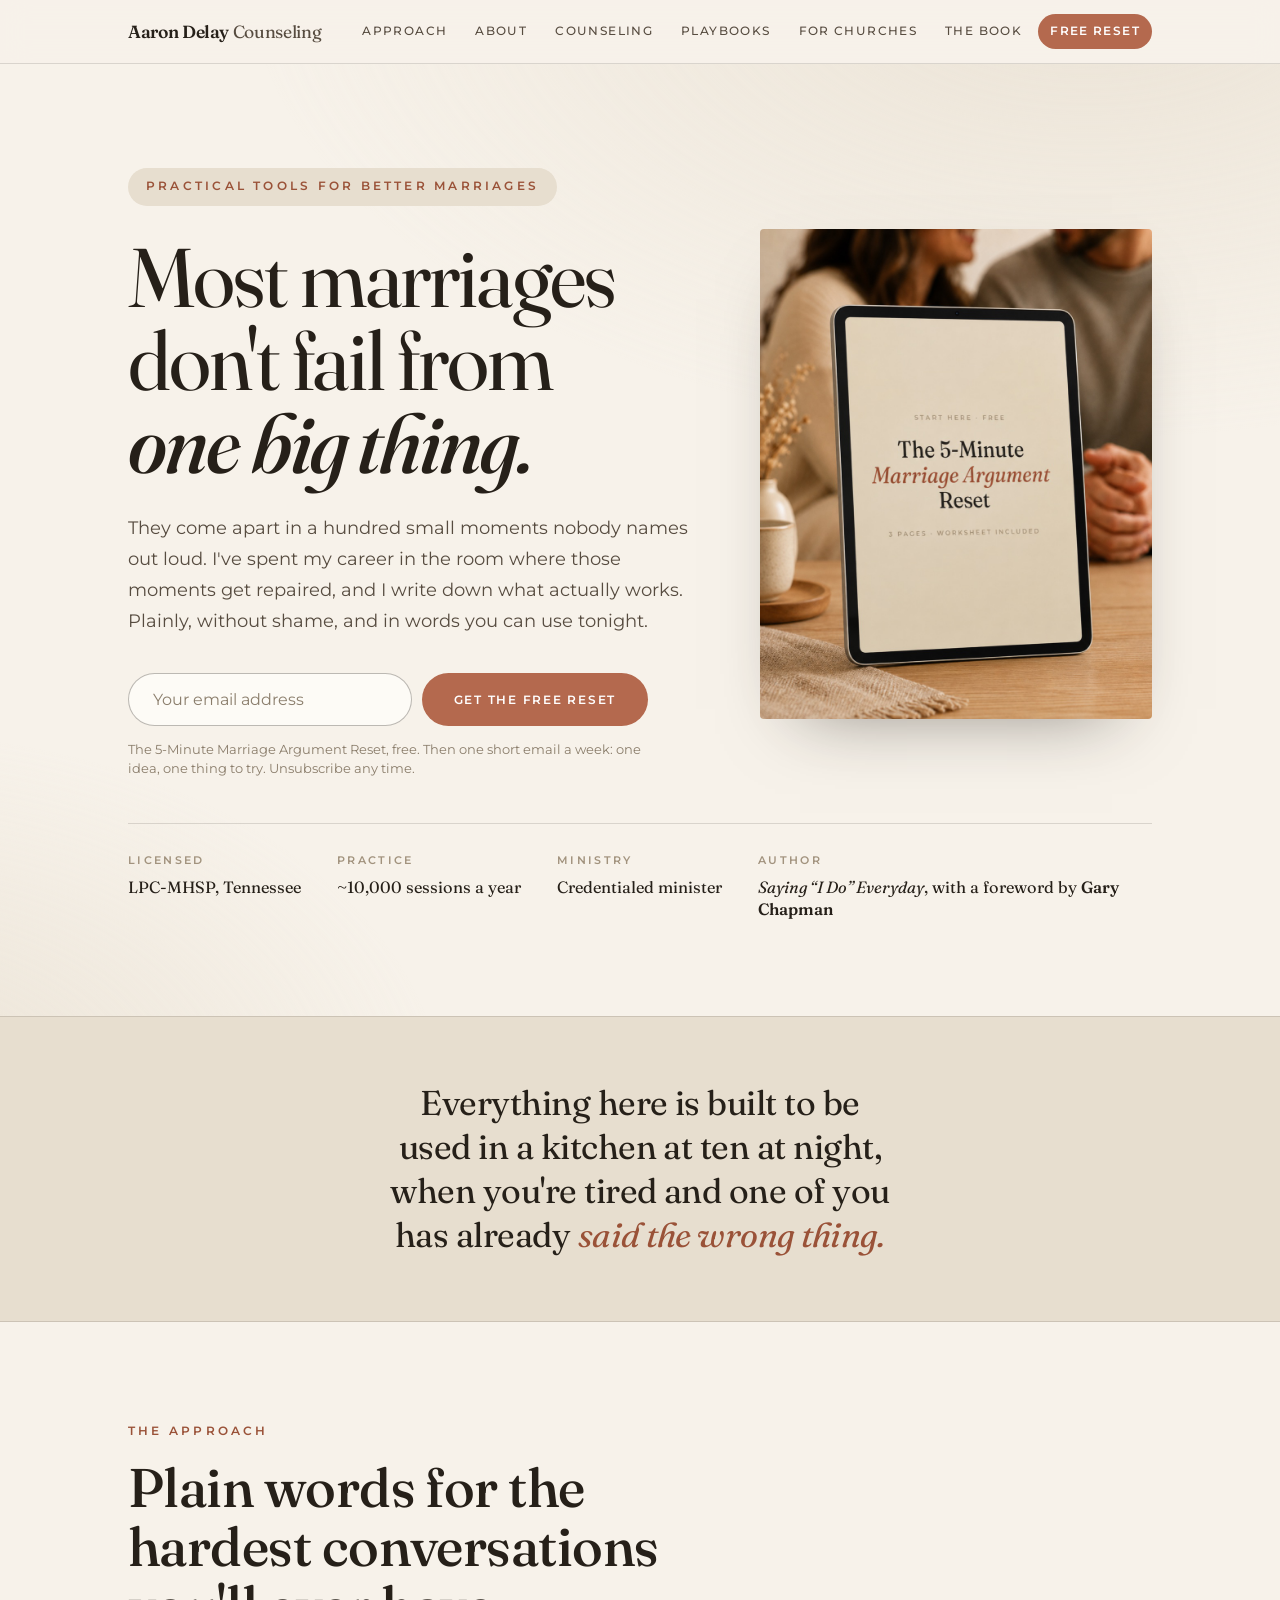
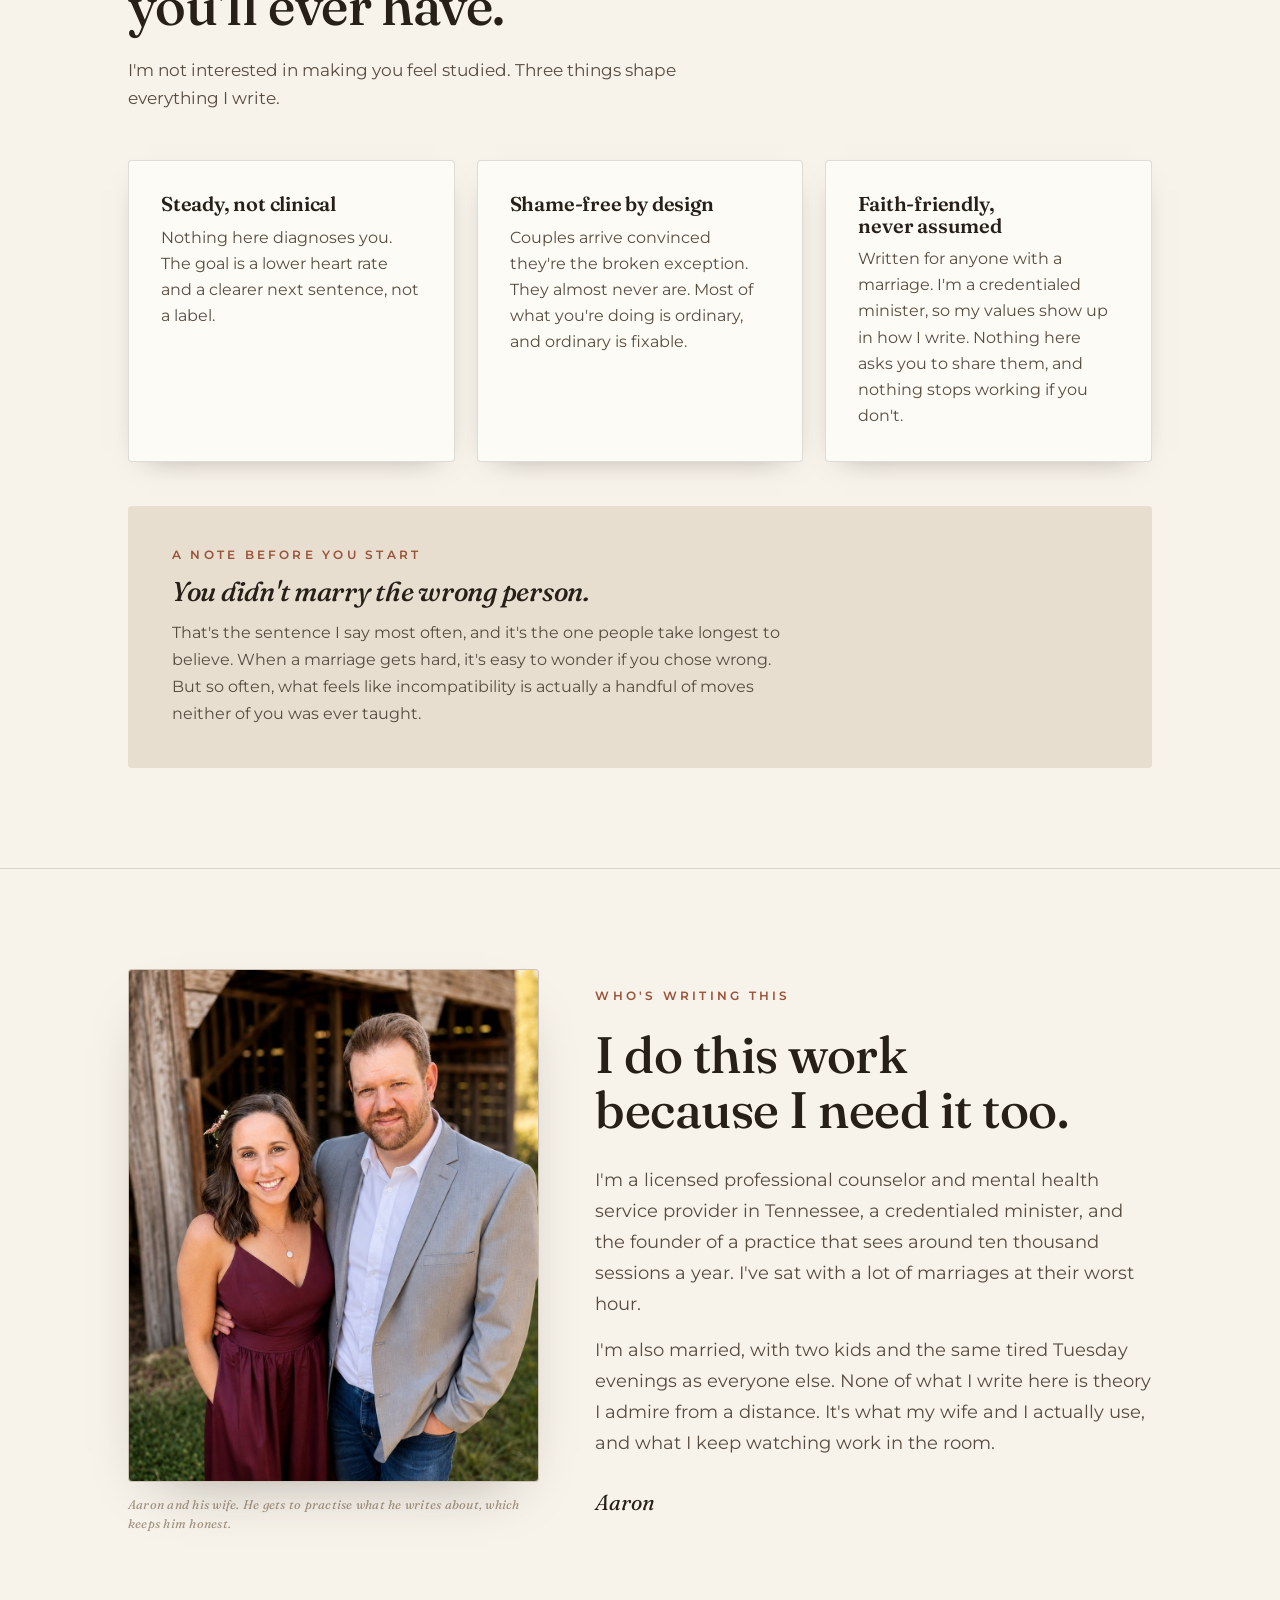
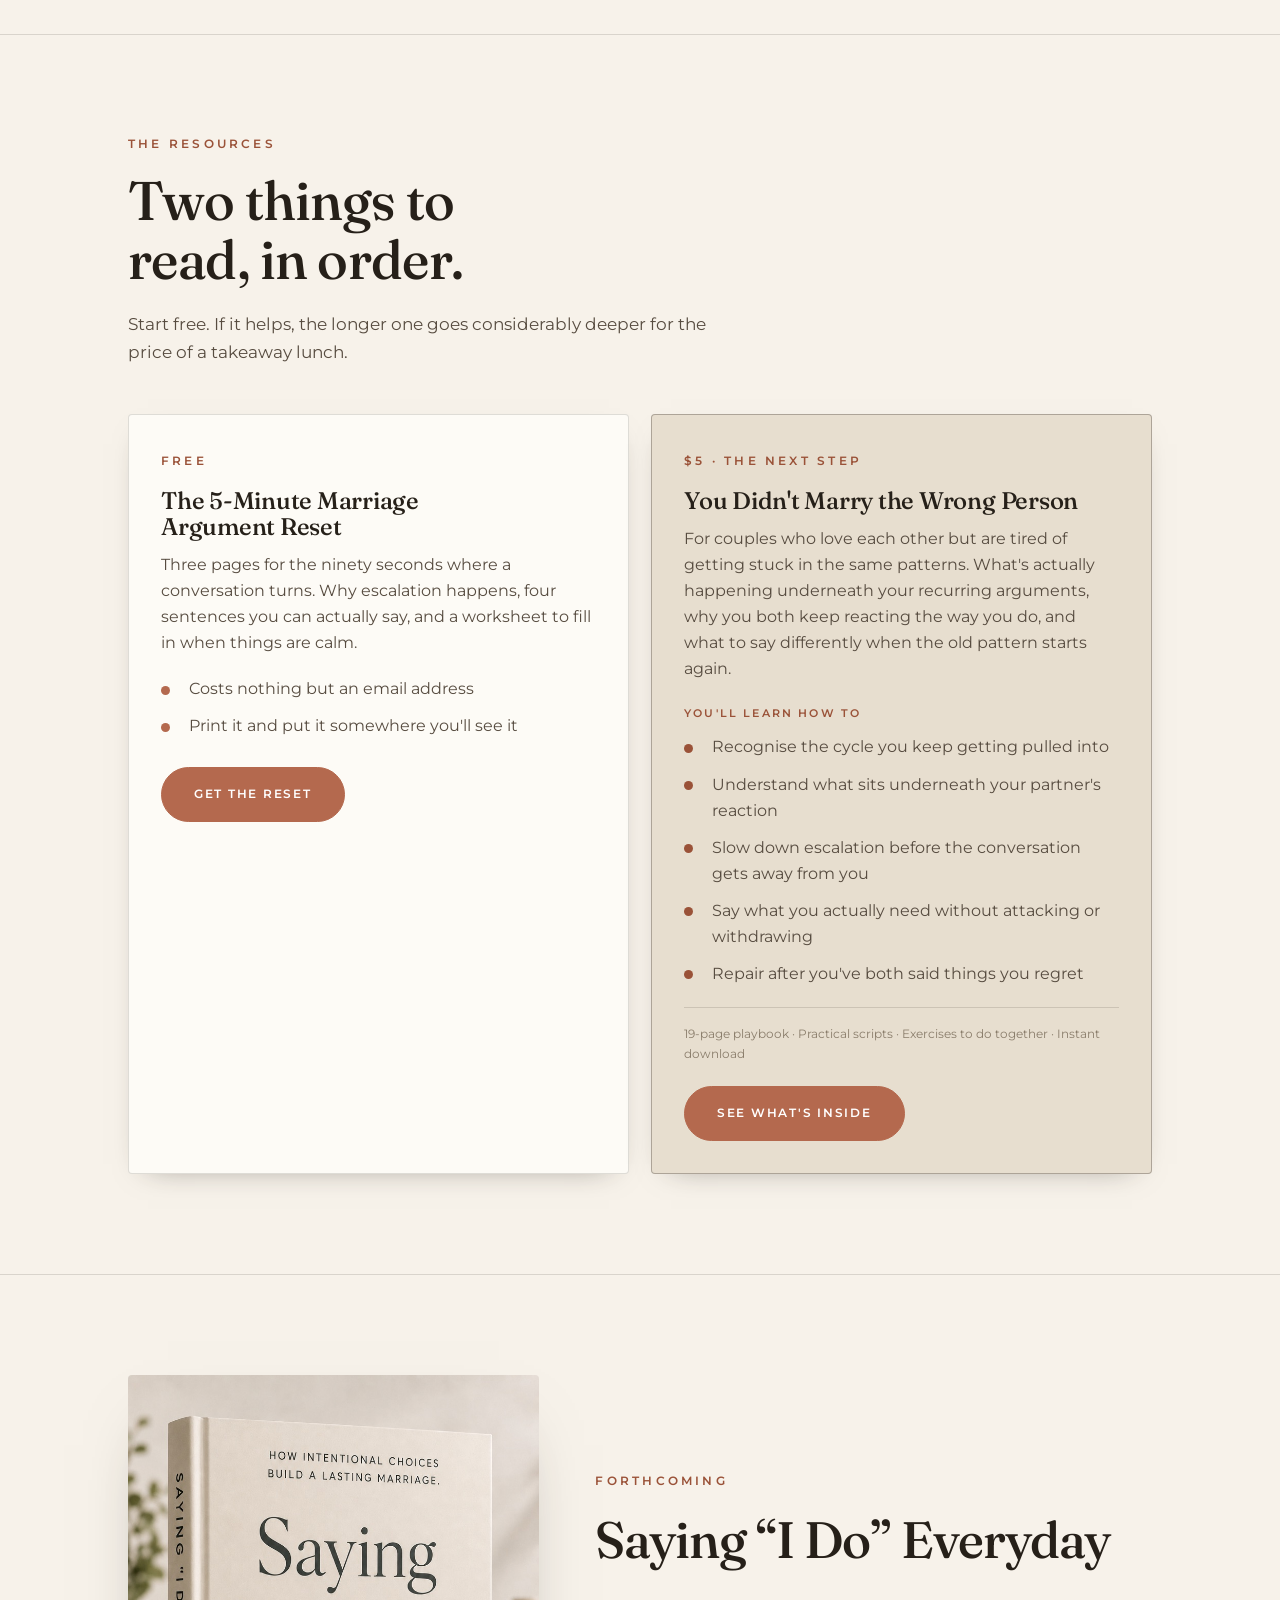
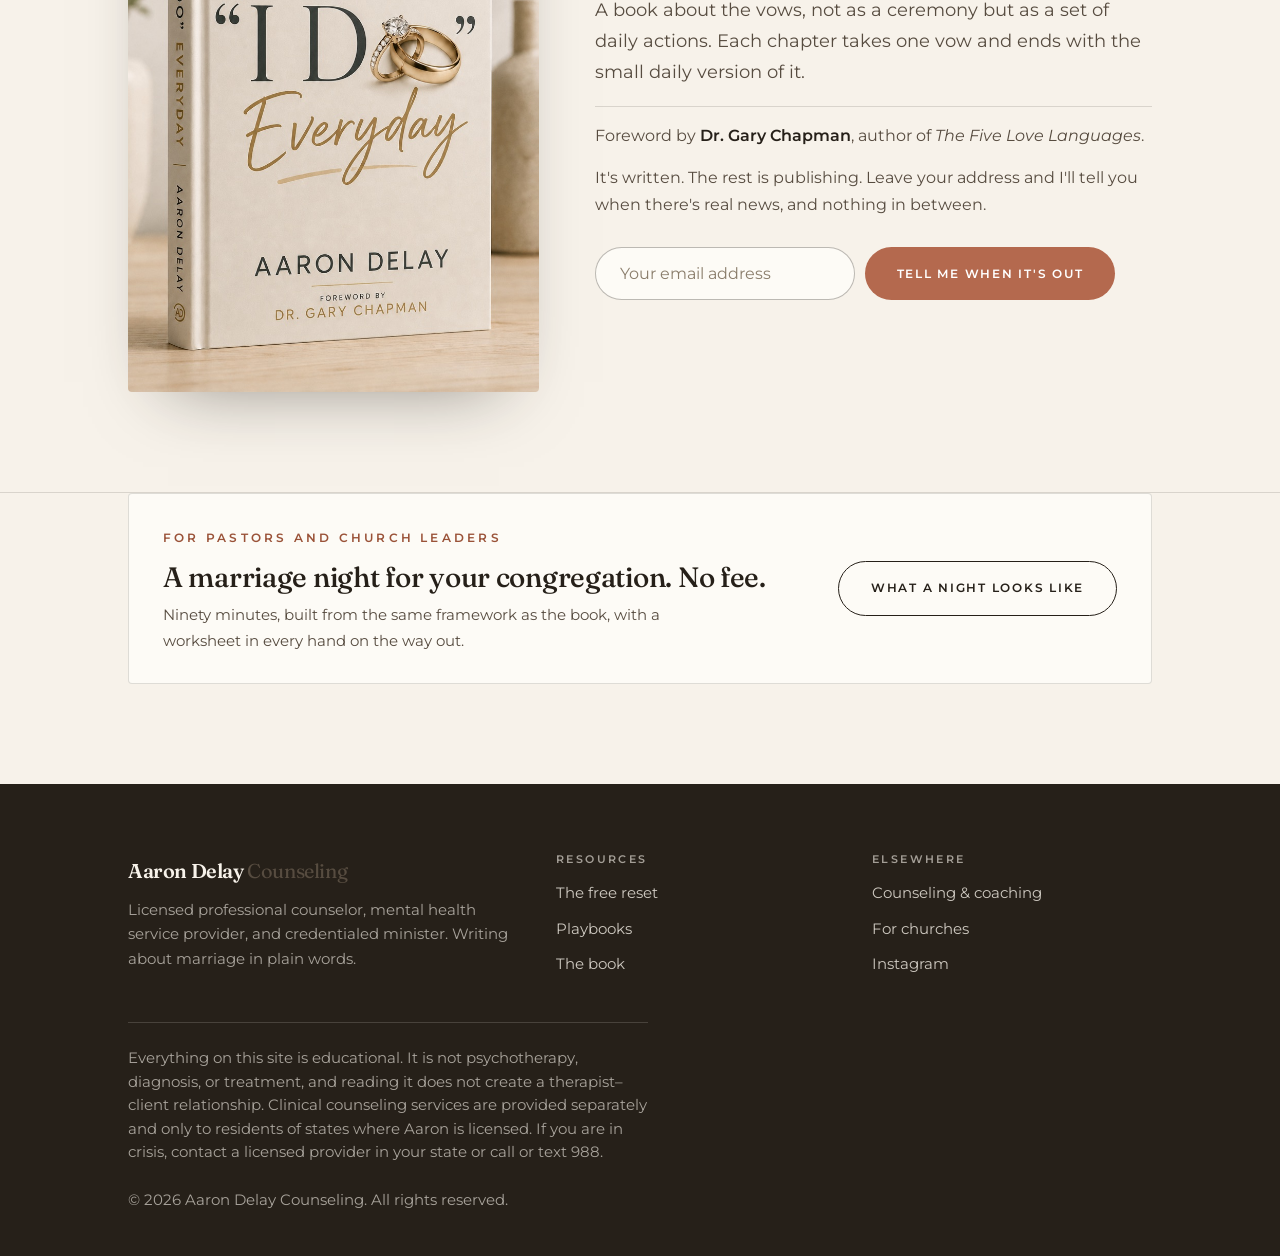
<file: index.html>
<!DOCTYPE html>
<html lang="en">
<head>
<meta charset="UTF-8">
<meta name="viewport" content="width=device-width, initial-scale=1.0">
<title>Aaron Delay, LPC-MHSP · Marriage, plainly</title>
<meta name="description" content="Aaron Delay is a licensed counselor and credentialed minister whose practice runs about ten thousand sessions a year. Free and paid tools for couples who keep having the same fight.">
<meta property="og:title" content="Aaron Delay, LPC-MHSP · Marriage, plainly">
<meta property="og:description" content="Tools for couples who love each other and keep having the same fight.">
<meta property="og:type" content="website">
<meta property="og:url" content="https://aarondelaycounseling.com/">
<meta property="og:site_name" content="Aaron Delay Counseling">
<meta property="og:locale" content="en_US">
<meta property="og:image" content="https://aarondelaycounseling.com/assets/img/og/home.jpg?v=1">
<meta property="og:image:width" content="1200">
<meta property="og:image:height" content="630">
<meta property="og:image:alt" content="Aaron Delay Counseling">
<meta name="twitter:card" content="summary_large_image">
<meta name="twitter:title" content="Aaron Delay, LPC-MHSP · Marriage, plainly">
<meta name="twitter:description" content="Tools for couples who love each other and keep having the same fight.">
<meta name="twitter:image" content="https://aarondelaycounseling.com/assets/img/og/home.jpg?v=1">
<link rel="canonical" href="https://aarondelaycounseling.com/">
<link rel="preconnect" href="https://fonts.googleapis.com">
<link rel="preconnect" href="https://fonts.gstatic.com" crossorigin>
<link href="https://fonts.googleapis.com/css2?family=Fraunces:ital,opsz,wght@0,9..144,400;0,9..144,500;0,9..144,600;1,9..144,400;1,9..144,500&family=Montserrat:wght@300;400;500;600;700&display=swap" rel="stylesheet">
<link rel="stylesheet" href="/assets/css/brand.css">
</head>
<body>

<nav class="nav">
  <div class="nav-in">
    <a class="nav-brand" href="/">Aaron&nbsp;Delay <span class="wm-word">Counseling</span></a>
    <div class="nav-links">
      <a href="#approach">Approach</a>
      <a href="#about">About</a>
      <a href="/counseling/">Counseling</a>
      <a href="/playbooks/">Playbooks</a>
      <a href="/speaking/">For churches</a>
      <a href="/book/">The book</a>
      <a class="cta" href="/reset/">Free reset</a>
    </div>
  </div>
</nav>

<!-- ===================== HERO ===================== -->
<header class="hero">
  <div class="wrap hero-in">
    <div class="hero-split">
      <div>
        <span class="kicker eyebrow">Practical tools for better marriages</span>

        <h1>Most marriages don't fail from <em>one big thing.</em></h1>

        <p class="lede">
          They come apart in a hundred small moments nobody names out loud. I've spent my career
          in the room where those moments get repaired, and I write down what actually works. Plainly, without shame, and in words you can use tonight.
        </p>

        <form class="optin" data-optin>
          <input type="hidden" name="ml-submit" value="1">
          <input type="hidden" name="anticsrf" value="true">
          <input type="hidden" name="fields[signup_source]" value="home-hero">
          <div class="optin-row">
            <input type="email" name="fields[email]" placeholder="Your email address" aria-label="Email address" autocomplete="email" required>
            <button type="submit">Get the free reset</button>
          </div>
          <p class="fineprint">
            The 5-Minute Marriage Argument Reset, free. Then one short email a week: one idea, one thing to try. Unsubscribe any time.
          </p>
          <div class="form-note" role="status"></div>
        </form>
      </div>

      <aside>
        <figure class="shot">
          <img src="/assets/img/reset-mockup.jpg"
               alt="The 5-Minute Marriage Argument Reset shown on a tablet propped on a kitchen table, with a couple sitting together behind it."
               width="960" height="1200" loading="eager" fetchpriority="high" decoding="async">
        </figure>
      </aside>
    </div>

    <dl class="creds">
      <div><dt>Licensed</dt><dd>LPC-MHSP, Tennessee</dd></div>
      <div><dt>Practice</dt><dd>~10,000 sessions a year</dd></div>
      <div><dt>Ministry</dt><dd>Credentialed minister</dd></div>
      <div class="cred-wide"><dt>Author</dt><dd><em>Saying &ldquo;I Do&rdquo; Everyday</em>, with a foreword by <strong>Gary Chapman</strong></dd></div>
    </dl>
  </div>
</header>

<!-- ===================== BRIDGE ===================== -->
<div class="bridge">
  <div class="wrap">
    <p>
      Everything here is built to be used in a kitchen at ten at night, when you're tired
      and one of you has already <em>said the wrong thing.</em>
    </p>
  </div>
</div>

<!-- ===================== APPROACH ===================== -->
<section class="section" id="approach">
  <div class="wrap">
    <div class="sec-head">
      <span class="eyebrow">The approach</span>
      <h2>Plain words for the hardest conversations you'll ever have.</h2>
      <p>
        I'm not interested in making you feel studied. Three things shape everything I write.
      </p>
    </div>

    <div class="grid g3">
      <div class="card">
        <h3 style="font-size:1.25rem;font-weight:600;margin-bottom:10px">Steady, not clinical</h3>
        <p style="color:var(--ink-2);font-size:.97rem">
          Nothing here diagnoses you. The goal is a lower heart rate and a clearer next sentence,
          not a label.
        </p>
      </div>
      <div class="card">
        <h3 style="font-size:1.25rem;font-weight:600;margin-bottom:10px">Shame-free by design</h3>
        <p style="color:var(--ink-2);font-size:.97rem">
          Couples arrive convinced they're the broken exception. They almost never are. Most of what
          you're doing is ordinary, and ordinary is fixable.
        </p>
      </div>
      <div class="card">
        <h3 style="font-size:1.25rem;font-weight:600;margin-bottom:10px">Faith-friendly, never assumed</h3>
        <p style="color:var(--ink-2);font-size:.97rem">
          Written for anyone with a marriage. I'm a credentialed minister, so my values show up in
          how I write. Nothing here asks you to share them, and nothing stops working if you don't.
        </p>
      </div>
    </div>

    <div class="panel mt-l">
      <span class="eyebrow">A note before you start</span>
      <h3>You didn't marry the wrong person.</h3>
      <p>
        That's the sentence I say most often, and it's the one people take longest to believe.
        When a marriage gets hard, it's easy to wonder if you chose wrong. But so often, what feels
        like incompatibility is actually a handful of moves neither of you was ever taught.
      </p>
    </div>
  </div>
</section>

<!-- ===================== ABOUT ===================== -->
<section class="section" id="about">
  <div class="wrap">
    <div class="about">
      <div>
        <figure class="portrait">
          <img src="/assets/img/aaron-and-wife.jpg"
               alt="Aaron Delay and his wife standing together in front of a weathered barn"
               width="1000" height="1249" loading="lazy" decoding="async">
        </figure>
        <p class="portrait-caption">Aaron and his wife. He gets to practise what he writes about, which keeps him honest.</p>
      </div>

      <div>
        <span class="eyebrow">Who's writing this</span>
        <h2 style="font-size:clamp(2rem,5vw,3.2rem);margin-top:18px">I do this work because I need it too.</h2>
        <p class="lede mt-m">
          I'm a licensed professional counselor and mental health service provider in Tennessee, a
          credentialed minister, and the founder of a practice that sees around ten thousand sessions
          a year. I've sat with a lot of marriages at their worst hour.
        </p>
        <p class="lede mt-s">
          I'm also married, with two kids and the same tired Tuesday evenings as everyone else. None of
          what I write here is theory I admire from a distance. It's what my wife and I actually use,
          and what I keep watching work in the room.
        </p>
        <p class="signoff">Aaron</p>
      </div>
    </div>
  </div>
</section>

<!-- ===================== RESOURCES ===================== -->
<section class="section" id="resources">
  <div class="wrap">
    <div class="sec-head">
      <span class="eyebrow">The resources</span>
      <h2>Two things to read, in order.</h2>
      <p>Start free. If it helps, the longer one goes considerably deeper for the price of a takeaway lunch.</p>
    </div>

    <div class="grid g2">
      <div class="card">
        <span class="eyebrow">Free</span>
        <h3 style="font-size:1.5rem;margin:14px 0 12px">The 5-Minute Marriage Argument Reset</h3>
        <p style="color:var(--ink-2);font-size:.97rem">
          Three pages for the ninety seconds where a conversation turns. Why escalation happens,
          four sentences you can actually say, and a worksheet to fill in when things are calm.
        </p>
        <ul class="ticks">
          <li>Costs nothing but an email address</li>
          <li>Print it and put it somewhere you'll see it</li>
        </ul>
        <a class="btn btn-primary" href="/reset/">Get the reset</a>
      </div>

      <div class="card card-paid">
        <span class="eyebrow">$5 &middot; The next step</span>
        <h3 style="font-size:1.5rem;margin:14px 0 12px">You Didn't Marry the Wrong Person</h3>
        <p style="color:var(--ink-2);font-size:.97rem">
          For couples who love each other but are tired of getting stuck in the same patterns.
          What's actually happening underneath your recurring arguments, why you both keep reacting
          the way you do, and what to say differently when the old pattern starts again.
        </p>
        <p class="learn-label">You'll learn how to</p>
        <ul class="ticks">
          <li>Recognise the cycle you keep getting pulled into</li>
          <li>Understand what sits underneath your partner's reaction</li>
          <li>Slow down escalation before the conversation gets away from you</li>
          <li>Say what you actually need without attacking or withdrawing</li>
          <li>Repair after you've both said things you regret</li>
        </ul>
        <p class="spec">19-page playbook &middot; Practical scripts &middot; Exercises to do together &middot; Instant download</p>
        <a class="btn btn-primary" href="/playbooks/">See what's inside</a>
      </div>
    </div>
  </div>
</section>

<!-- ===================== BOOK ===================== -->
<section class="section" id="book">
  <div class="wrap">
    <div class="book-split">
      <figure class="book-shot">
        <img src="/assets/img/book-cover.jpg"
             alt="Saying “I Do” Everyday by Aaron Delay, foreword by Dr. Gary Chapman. Hardback cover standing on a wooden surface, subtitled How intentional choices build a lasting marriage."
             width="800" height="1200" loading="lazy" decoding="async">
      </figure>

      <div>
        <span class="eyebrow">Forthcoming</span>
        <h2 class="book-h">Saying &ldquo;I Do&rdquo; Everyday</h2>
        <p class="lede mt-m">
          A book about the vows, not as a ceremony but as a set of daily actions. Each chapter takes
          one vow and ends with the small daily version of it.
        </p>
        <p class="book-fw">
          Foreword by <strong>Dr. Gary Chapman</strong>, author of <em>The Five Love Languages</em>.
        </p>
        <p class="mt-s" style="color:var(--ink-2)">
          It's written. The rest is publishing. Leave your address and I'll tell you when there's
          real news, and nothing in between.
        </p>
        <form class="optin mt-m" data-optin>
          <input type="hidden" name="ml-submit" value="1">
          <input type="hidden" name="anticsrf" value="true">
          <input type="hidden" name="fields[signup_source]" value="home-book-notify">
          <div class="optin-row">
            <input type="email" name="fields[email]" placeholder="Your email address" aria-label="Email address" autocomplete="email" required>
            <button type="submit">Tell me when it's out</button>
          </div>
          <div class="form-note" role="status"></div>
        </form>
      </div>
    </div>
  </div>
</section>

<!-- ===================== CHURCHES ===================== -->
<!-- Deliberately compact and below the book. This is a different customer
     ("would Aaron speak at my church?") and it should not compete with the
     resource funnel above it. /speaking/ is the real destination. -->
<section class="section section-tight" id="churches">
  <div class="wrap">
    <div class="churches-bar">
      <div>
        <span class="eyebrow">For pastors and church leaders</span>
        <h2 class="churches-h">A marriage night for your congregation. No fee.</h2>
        <p>
          Ninety minutes, built from the same framework as the book, with a worksheet in every
          hand on the way out.
        </p>
      </div>
      <a class="btn btn-ghost" href="/speaking/">What a night looks like</a>
    </div>
  </div>
</section>

<!-- ===================== FOOTER ===================== -->
<footer class="foot">
  <div class="wrap">
    <div class="foot-grid">
      <div>
        <div class="fmark">Aaron&nbsp;Delay <span class="wm-word">Counseling</span></div>
        <p>Licensed professional counselor, mental health service provider, and credentialed minister. Writing about marriage in plain words.</p>
      </div>
      <div>
        <h4>Resources</h4>
        <ul>
          <li><a href="/reset/">The free reset</a></li>
          <li><a href="/playbooks/">Playbooks</a></li>
          <li><a href="/book/">The book</a></li>
        </ul>
      </div>
      <div>
        <h4>Elsewhere</h4>
        <ul>
          <li><a href="/counseling/">Counseling &amp; coaching</a></li>
          <li><a href="/speaking/">For churches</a></li>
          <li><a data-instagram href="#" rel="noopener">Instagram</a></li>
        </ul>
      </div>
    </div>
    <p class="foot-legal">
      Everything on this site is educational. It is not psychotherapy, diagnosis, or treatment, and reading it
      does not create a therapist–client relationship. Clinical counseling services are provided separately and
      only to residents of states where Aaron is licensed. If you are in crisis, contact a licensed provider in
      your state or call or text 988.<br><br>
      © <span data-year></span> Aaron Delay Counseling. All rights reserved.
    </p>
  </div>
</footer>

<script src="/assets/js/site.js"></script>
<!-- Cloudflare Web Analytics. Cookieless, so no consent banner is
     required. Replace the token below with the one from the
     Cloudflare dashboard; it is a public site token, not a secret. -->
<script defer src="https://static.cloudflareinsights.com/beacon.min.js" data-cf-beacon='{"token": "fef72296ea8543278f6c3ee7e607079f"}'></script>
</body>
</html>
</file>
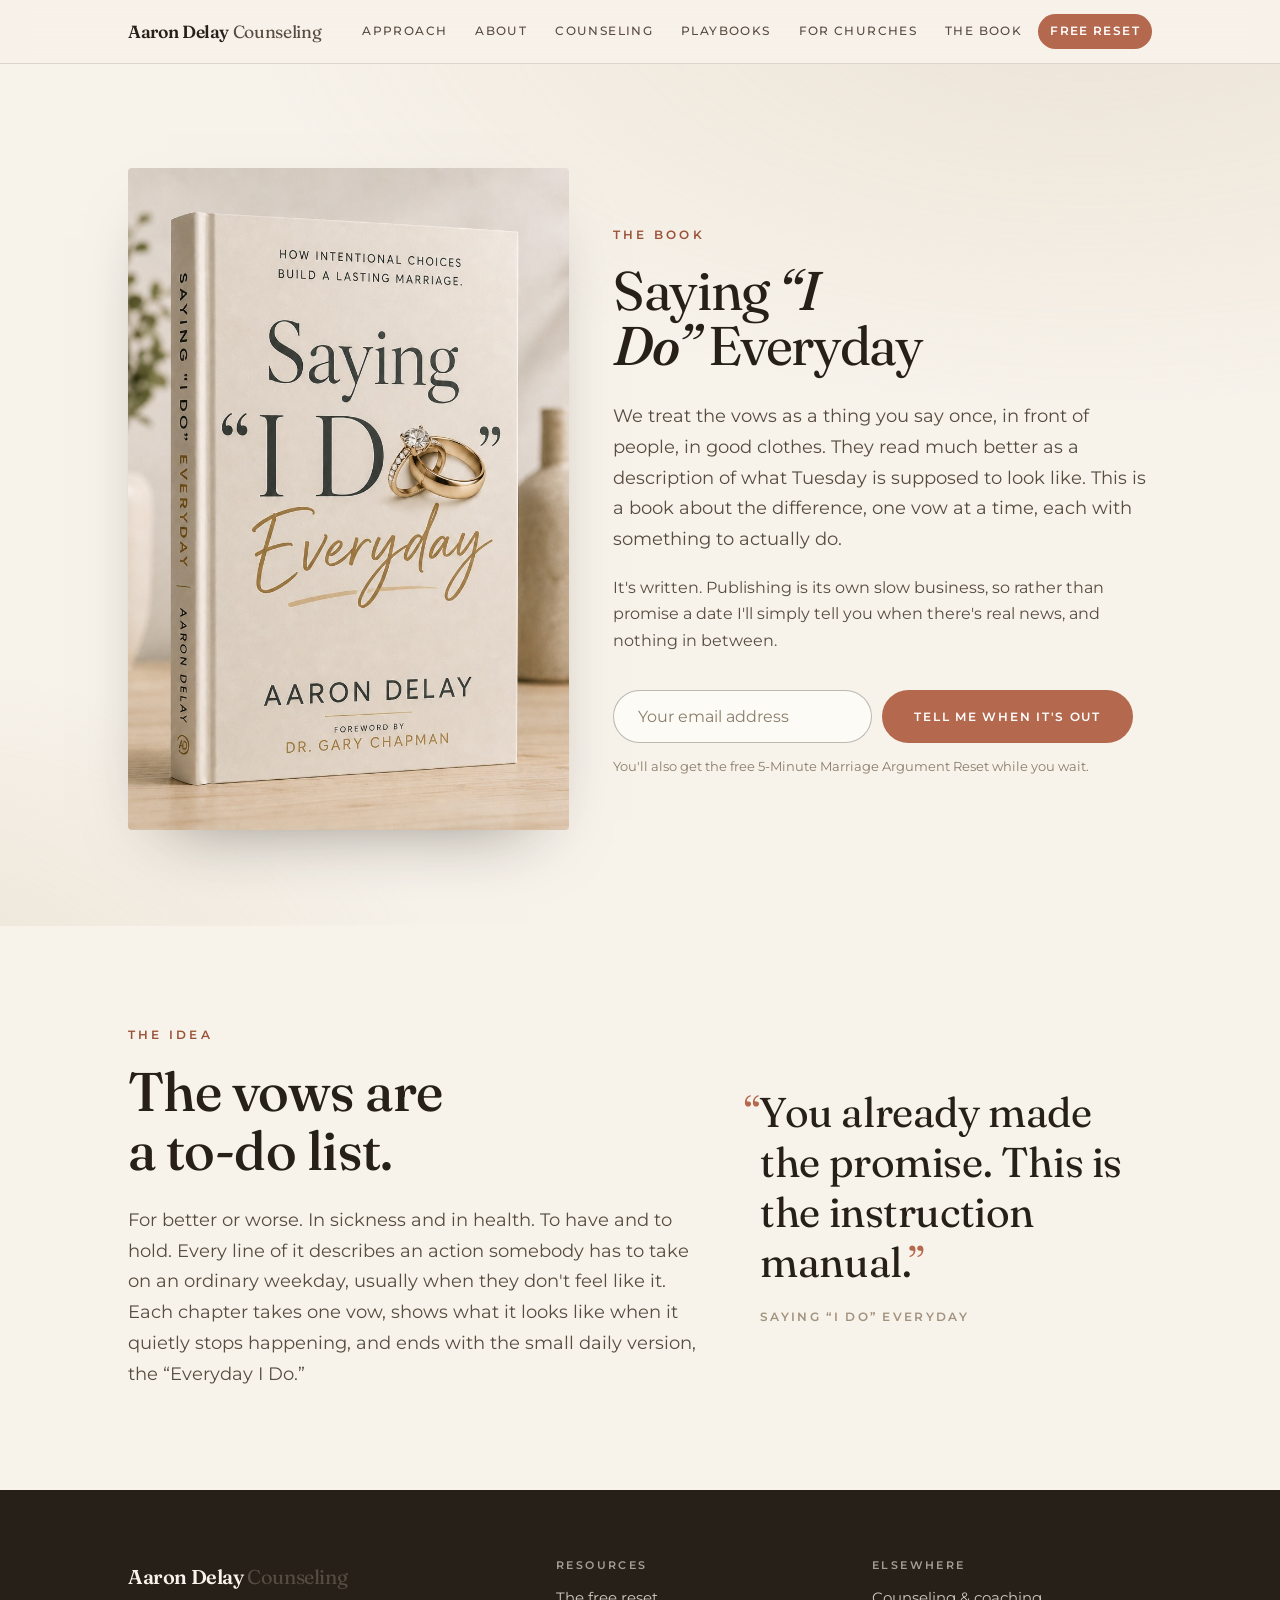
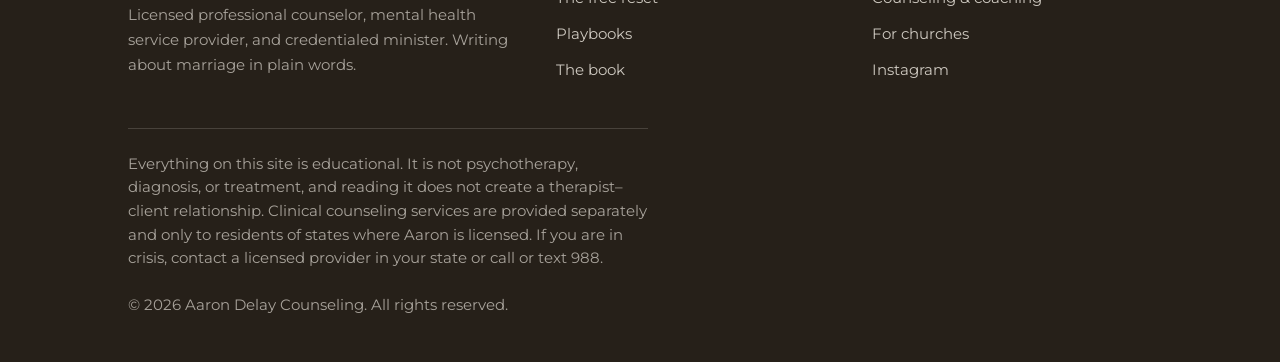
<file: book/index.html>
<!DOCTYPE html>
<html lang="en">
<head>
<meta charset="UTF-8">
<meta name="viewport" content="width=device-width, initial-scale=1.0">
<title>Saying “I Do” Everyday · Aaron Delay, LPC-MHSP</title>
<meta name="description" content="A book about the vows as daily actions rather than a ceremony. Foreword by Gary Chapman. Be the first to hear when it's out.">
<meta property="og:title" content="Saying “I Do” Everyday">
<meta property="og:description" content="The vows, treated as daily actions. Foreword by Gary Chapman.">
<meta property="og:type" content="website">
<meta property="og:url" content="https://aarondelaycounseling.com/book/">
<meta property="og:site_name" content="Aaron Delay Counseling">
<meta property="og:locale" content="en_US">
<meta property="og:image" content="https://aarondelaycounseling.com/assets/img/og/book.jpg?v=1">
<meta property="og:image:width" content="1200">
<meta property="og:image:height" content="630">
<meta property="og:image:alt" content="Saying “I Do” Everyday, cover">
<meta name="twitter:card" content="summary_large_image">
<meta name="twitter:title" content="Saying “I Do” Everyday">
<meta name="twitter:description" content="The vows, treated as daily actions. Foreword by Gary Chapman.">
<meta name="twitter:image" content="https://aarondelaycounseling.com/assets/img/og/book.jpg?v=1">
<link rel="canonical" href="https://aarondelaycounseling.com/book/">
<link rel="preconnect" href="https://fonts.googleapis.com">
<link rel="preconnect" href="https://fonts.gstatic.com" crossorigin>
<link href="https://fonts.googleapis.com/css2?family=Fraunces:ital,opsz,wght@0,9..144,400;0,9..144,500;0,9..144,600;1,9..144,400;1,9..144,500&family=Montserrat:wght@300;400;500;600;700&display=swap" rel="stylesheet">
<link rel="stylesheet" href="/assets/css/brand.css">
</head>
<body>

<nav class="nav">
  <div class="nav-in">
    <a class="nav-brand" href="/">Aaron&nbsp;Delay <span class="wm-word">Counseling</span></a>
    <div class="nav-links">
      <a href="/#approach">Approach</a>
      <a href="/#about">About</a>
      <a href="/counseling/">Counseling</a>
      <a href="/playbooks/">Playbooks</a>
      <a href="/speaking/">For churches</a>
      <a href="/book/">The book</a>
      <a class="cta" href="/reset/">Free reset</a>
    </div>
  </div>
</nav>

<header class="hero">
  <div class="wrap hero-in">
    <div class="product">
      <figure class="book-shot">
        <img src="/assets/img/book-cover.jpg"
             alt="Saying “I Do” Everyday by Aaron Delay, foreword by Dr. Gary Chapman. Hardback cover standing on a wooden surface, subtitled How intentional choices build a lasting marriage."
             width="800" height="1200" loading="eager" fetchpriority="high" decoding="async">
      </figure>

      <div>
        <span class="eyebrow">The book</span>
        <h1 style="font-size:clamp(2.1rem,5.4vw,3.4rem);margin-top:16px;max-width:14ch">
          Saying <em>“I Do”</em> Everyday
        </h1>

        <p class="lede mt-m">
          We treat the vows as a thing you say once, in front of people, in good clothes. They read
          much better as a description of what Tuesday is supposed to look like. This is a book about
          the difference, one vow at a time, each with something to actually do.
        </p>

        <p style="color:var(--ink-2);font-size:.98rem;max-width:52ch;margin-top:20px">
          It's written. Publishing is its own slow business, so rather than promise a date I'll simply
          tell you when there's real news, and nothing in between.
        </p>

        <form class="optin mt-m" data-optin>
          <input type="hidden" name="ml-submit" value="1">
          <input type="hidden" name="anticsrf" value="true">
          <input type="hidden" name="fields[signup_source]" value="book-page">
          <div class="optin-row">
            <input type="email" name="fields[email]" placeholder="Your email address" aria-label="Email address" autocomplete="email" required>
            <button type="submit">Tell me when it's out</button>
          </div>
          <p class="fineprint">
            You'll also get the free 5-Minute Marriage Argument Reset while you wait.
          </p>
          <div class="form-note" role="status"></div>
        </form>
      </div>
    </div>
  </div>
</header>

<section class="section">
  <div class="wrap">
    <div class="hero-split">
      <div>
        <div class="sec-head" style="margin-bottom:24px">
          <span class="eyebrow">The idea</span>
          <h2>The vows are a to-do list.</h2>
        </div>
        <p class="lede">
          For better or worse. In sickness and in health. To have and to hold. Every line of it
          describes an action somebody has to take on an ordinary weekday, usually when they don't
          feel like it. Each chapter takes one vow, shows what it looks like when it quietly stops
          happening, and ends with the small daily version, the “Everyday I Do.”
        </p>
      </div>
      <div>
        <blockquote class="pullquote"><span class="mk">&ldquo;</span>You already made the promise. This is the instruction manual.<span class="mk">&rdquo;</span></blockquote>
        <div class="attrib">Saying “I Do” Everyday</div>
      </div>
    </div>
  </div>
</section>

<footer class="foot">
  <div class="wrap">
    <div class="foot-grid">
      <div>
        <div class="fmark">Aaron&nbsp;Delay <span class="wm-word">Counseling</span></div>
        <p>Licensed professional counselor, mental health service provider, and credentialed minister. Writing about marriage in plain words.</p>
      </div>
      <div>
        <h4>Resources</h4>
        <ul>
          <li><a href="/reset/">The free reset</a></li>
          <li><a href="/playbooks/">Playbooks</a></li>
          <li><a href="/book/">The book</a></li>
        </ul>
      </div>
      <div>
        <h4>Elsewhere</h4>
        <ul>
          <li><a href="/counseling/">Counseling &amp; coaching</a></li>
          <li><a href="/speaking/">For churches</a></li>
          <li><a data-instagram href="#" rel="noopener">Instagram</a></li>
        </ul>
      </div>
    </div>
    <p class="foot-legal">
      Everything on this site is educational. It is not psychotherapy, diagnosis, or treatment, and reading it
      does not create a therapist–client relationship. Clinical counseling services are provided separately and
      only to residents of states where Aaron is licensed. If you are in crisis, contact a licensed provider in
      your state or call or text 988.<br><br>
      © <span data-year></span> Aaron Delay Counseling. All rights reserved.
    </p>
  </div>
</footer>

<script src="/assets/js/site.js"></script>
<!-- Cloudflare Web Analytics. Cookieless, so no consent banner is
     required. Replace the token below with the one from the
     Cloudflare dashboard; it is a public site token, not a secret. -->
<script defer src="https://static.cloudflareinsights.com/beacon.min.js" data-cf-beacon='{"token": "fef72296ea8543278f6c3ee7e607079f"}'></script>
</body>
</html>
</file>
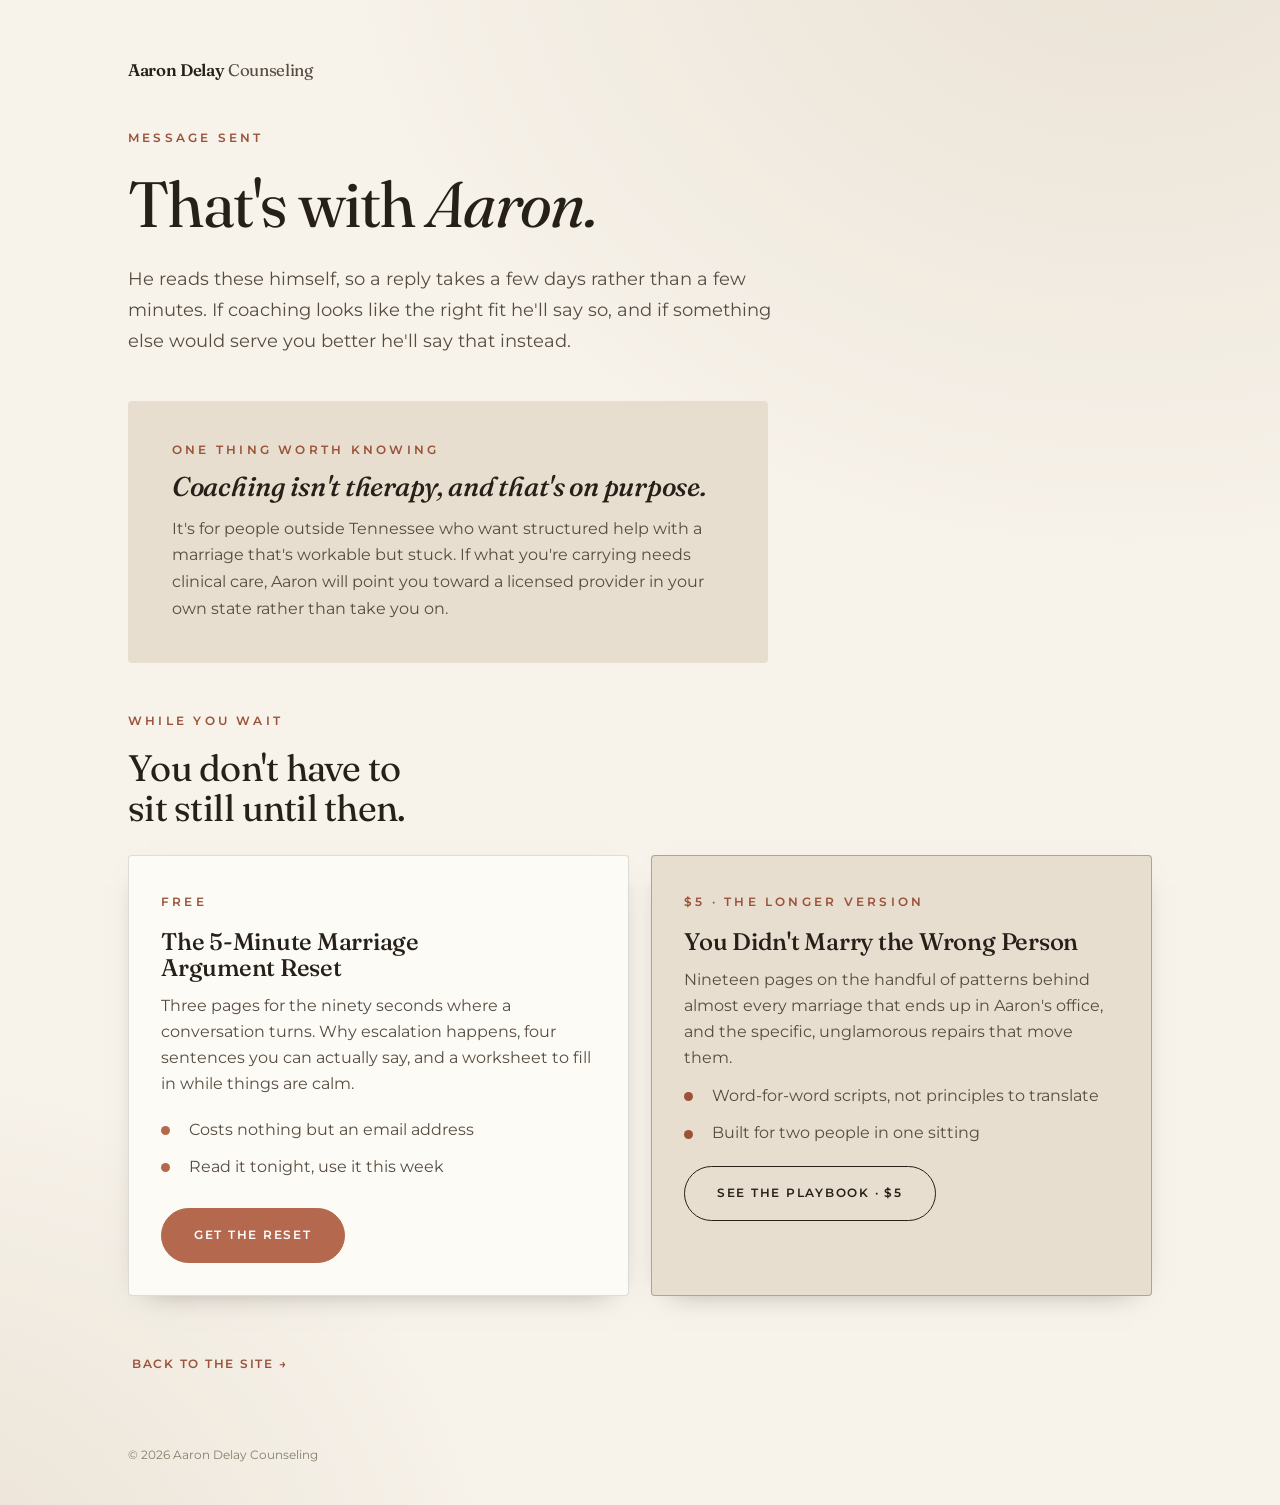
<file: coaching-thanks/index.html>
<!DOCTYPE html>
<html lang="en">
<head>
<meta charset="UTF-8">
<meta name="viewport" content="width=device-width, initial-scale=1.0">
<title>Message sent · Aaron Delay, LPC-MHSP</title>
<meta name="robots" content="noindex, nofollow">
<link rel="preconnect" href="https://fonts.googleapis.com">
<link rel="preconnect" href="https://fonts.gstatic.com" crossorigin>
<link href="https://fonts.googleapis.com/css2?family=Fraunces:ital,opsz,wght@0,9..144,400;0,9..144,500;0,9..144,600;1,9..144,400;1,9..144,500&family=Montserrat:wght@300;400;500;600;700&display=swap" rel="stylesheet">
<link rel="stylesheet" href="/assets/css/brand.css">
</head>
<body>

<main class="bare">
  <div class="wrap bare-in">
    <div class="brandline">Aaron&nbsp;Delay <span class="wm-word">Counseling</span></div>

    <span class="eyebrow">Message sent</span>
    <h1 style="margin-top:20px;font-size:clamp(2.2rem,6vw,4rem);line-height:1.02;font-weight:400;letter-spacing:-.025em;max-width:15ch">
      That's with <em>Aaron.</em>
    </h1>

    <p class="lede mt-m">
      He reads these himself, so a reply takes a few days rather than a few minutes. If coaching
      looks like the right fit he'll say so, and if something else would serve you better he'll say
      that instead.
    </p>

    <div class="panel mt-l" style="max-width:640px">
      <span class="eyebrow">One thing worth knowing</span>
      <h3>Coaching isn't therapy, and that's on purpose.</h3>
      <p>
        It's for people outside Tennessee who want structured help with a marriage that's workable
        but stuck. If what you're carrying needs clinical care, Aaron will point you toward a
        licensed provider in your own state rather than take you on.
      </p>
    </div>

    <!-- Two things they can use today, rather than nothing until Aaron replies. -->
    <div class="mt-l">
      <span class="eyebrow">While you wait</span>
      <h2 style="font-family:var(--serif);font-weight:400;font-size:clamp(1.6rem,4vw,2.3rem);line-height:1.1;letter-spacing:-.02em;margin:14px 0 26px;max-width:22ch">
        You don't have to sit still until then.
      </h2>

      <div class="grid g2">
        <div class="card">
          <span class="eyebrow">Free</span>
          <h3 style="font-size:1.5rem;margin:14px 0 12px">The 5-Minute Marriage Argument Reset</h3>
          <p style="color:var(--ink-2);font-size:.97rem">
            Three pages for the ninety seconds where a conversation turns. Why escalation happens,
            four sentences you can actually say, and a worksheet to fill in while things are calm.
          </p>
          <ul class="ticks">
            <li>Costs nothing but an email address</li>
            <li>Read it tonight, use it this week</li>
          </ul>
          <a class="btn btn-primary" href="/reset/">Get the reset</a>
        </div>

        <div class="card card-paid">
          <span class="eyebrow">$5 &middot; The longer version</span>
          <h3 style="font-size:1.5rem;margin:14px 0 12px">You Didn't Marry the Wrong Person</h3>
          <p style="color:var(--ink-2);font-size:.97rem">
            Nineteen pages on the handful of patterns behind almost every marriage that ends up in
            Aaron's office, and the specific, unglamorous repairs that move them.
          </p>
          <ul class="ticks">
            <li>Word-for-word scripts, not principles to translate</li>
            <li>Built for two people in one sitting</li>
          </ul>
          <a class="btn btn-ghost" data-gumroad href="#" rel="noopener">See the playbook &middot; $5</a>
        </div>
      </div>
    </div>

    <div class="btns mt-l">
      <a class="btn btn-text" href="/">Back to the site</a>
    </div>

    <p style="margin-top:56px;font-size:.75rem;color:var(--ink-3)">
      © <span data-year></span> Aaron Delay Counseling
    </p>
  </div>
</main>

<script src="/assets/js/site.js"></script>
<!-- Cloudflare Web Analytics. Cookieless, so no consent banner is
     required. Replace the token below with the one from the
     Cloudflare dashboard; it is a public site token, not a secret. -->
<script defer src="https://static.cloudflareinsights.com/beacon.min.js" data-cf-beacon='{"token": "fef72296ea8543278f6c3ee7e607079f"}'></script>
</body>
</html>
</file>
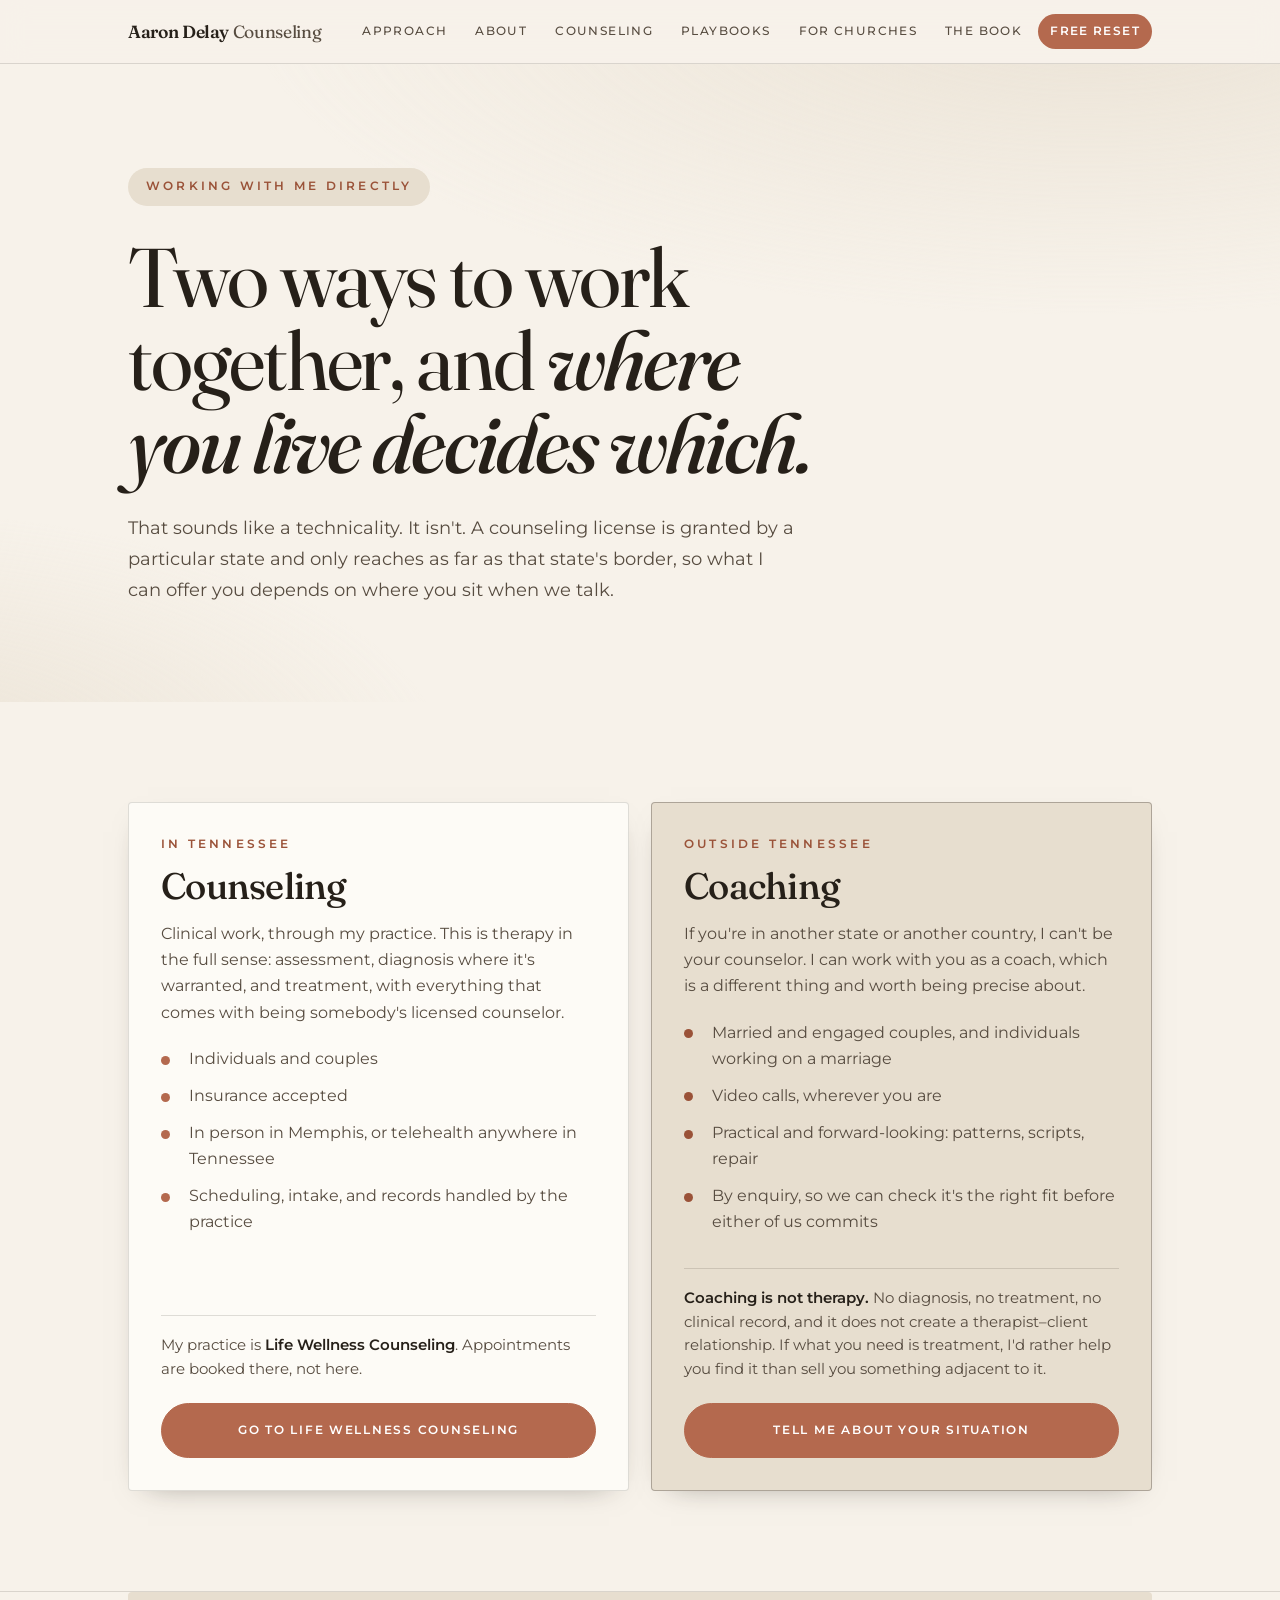
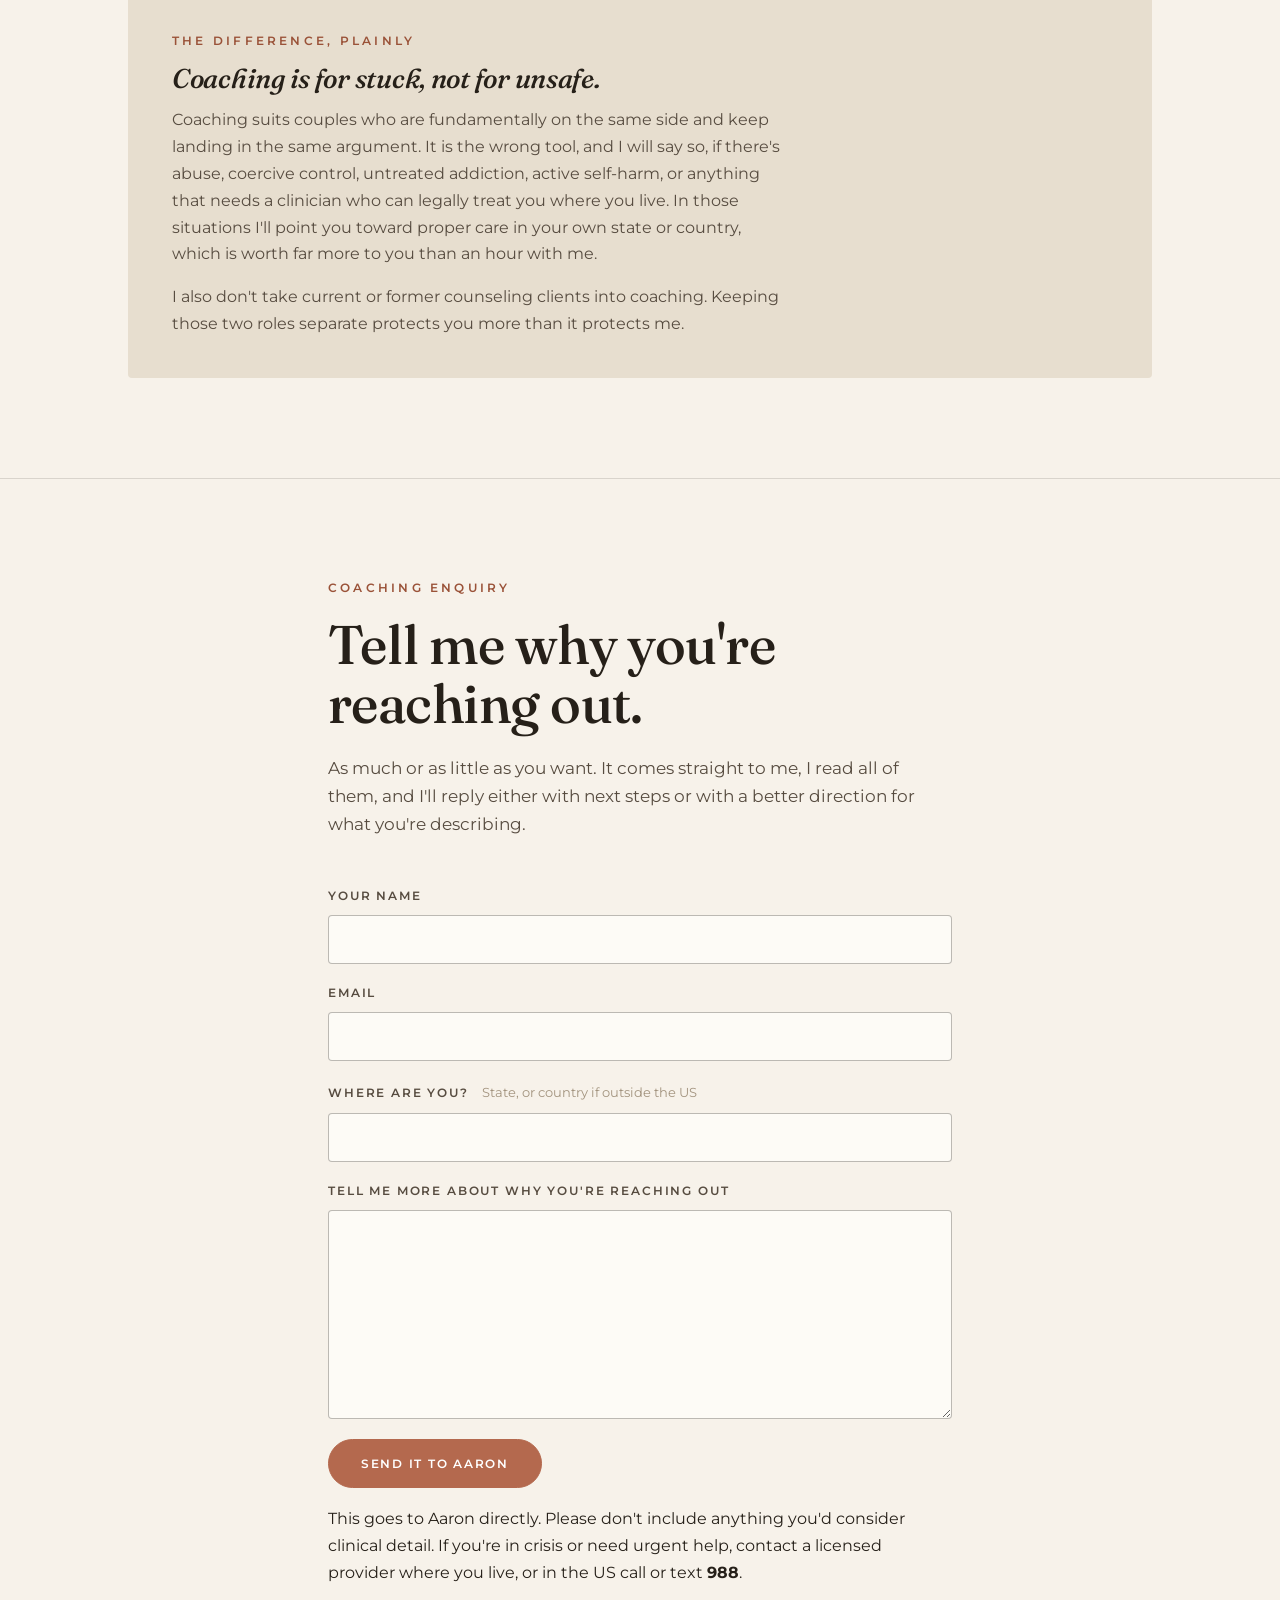
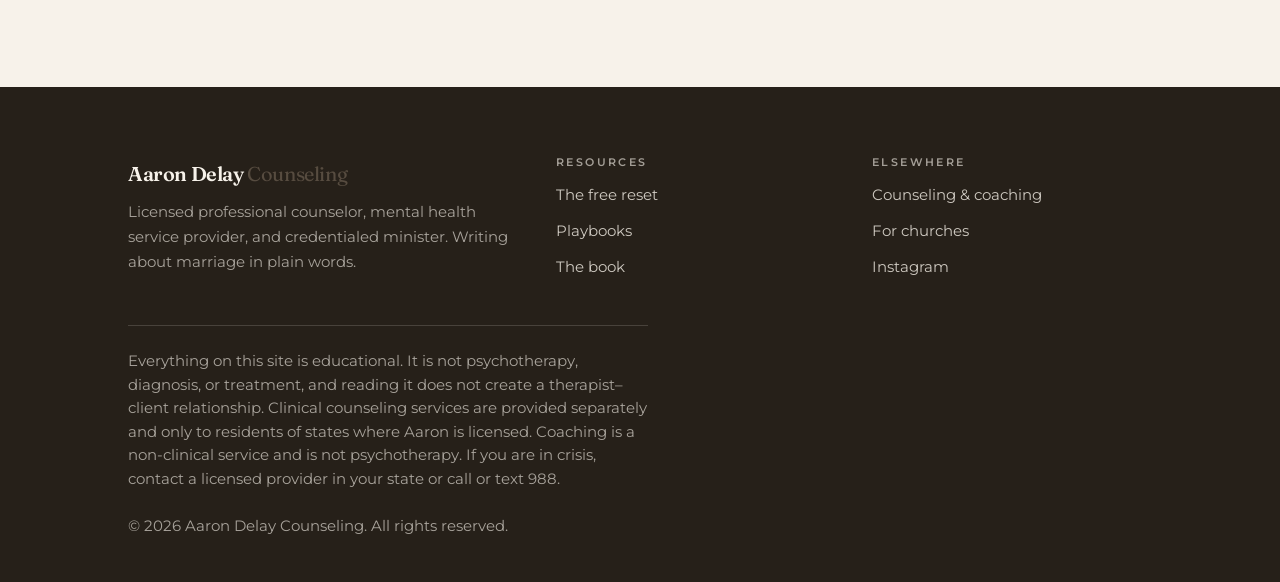
<file: counseling/index.html>
<!DOCTYPE html>
<html lang="en">
<head>
<meta charset="UTF-8">
<meta name="viewport" content="width=device-width, initial-scale=1.0">
<title>Counseling and coaching · Aaron Delay, LPC-MHSP</title>
<meta name="description" content="Licensed counseling in Tennessee through Life Wellness Counseling, and non-clinical marriage coaching for couples outside the state.">
<meta property="og:title" content="Counseling and coaching with Aaron Delay">
<meta property="og:description" content="Licensed counseling in Tennessee, and non-clinical coaching for couples further afield.">
<meta property="og:type" content="website">
<meta property="og:url" content="https://aarondelaycounseling.com/counseling/">
<meta property="og:site_name" content="Aaron Delay Counseling">
<meta property="og:locale" content="en_US">
<meta property="og:image" content="https://aarondelaycounseling.com/assets/img/og/counseling.jpg?v=1">
<meta property="og:image:width" content="1200">
<meta property="og:image:height" content="630">
<meta property="og:image:alt" content="Counseling and coaching with Aaron Delay">
<meta name="twitter:card" content="summary_large_image">
<meta name="twitter:title" content="Counseling and coaching with Aaron Delay">
<meta name="twitter:description" content="Licensed counseling in Tennessee, and non-clinical coaching for couples further afield.">
<meta name="twitter:image" content="https://aarondelaycounseling.com/assets/img/og/counseling.jpg?v=1">
<link rel="canonical" href="https://aarondelaycounseling.com/counseling/">
<link rel="preconnect" href="https://fonts.googleapis.com">
<link rel="preconnect" href="https://fonts.gstatic.com" crossorigin>
<link href="https://fonts.googleapis.com/css2?family=Fraunces:ital,opsz,wght@0,9..144,400;0,9..144,500;0,9..144,600;1,9..144,400;1,9..144,500&family=Montserrat:wght@300;400;500;600;700&display=swap" rel="stylesheet">
<link rel="stylesheet" href="/assets/css/brand.css">
</head>
<body>

<nav class="nav">
  <div class="nav-in">
    <a class="nav-brand" href="/">Aaron&nbsp;Delay <span class="wm-word">Counseling</span></a>
    <div class="nav-links">
      <a href="/#approach">Approach</a>
      <a href="/#about">About</a>
      <a href="/counseling/">Counseling</a>
      <a href="/playbooks/">Playbooks</a>
      <a href="/speaking/">For churches</a>
      <a href="/book/">The book</a>
      <a class="cta" href="/reset/">Free reset</a>
    </div>
  </div>
</nav>

<header class="hero">
  <div class="wrap hero-in">
    <span class="kicker eyebrow">Working with me directly</span>
    <h1>Two ways to work together, and <em>where you live decides which.</em></h1>
    <p class="lede mt-m">
      That sounds like a technicality. It isn't. A counseling license is granted by a particular
      state and only reaches as far as that state's border, so what I can offer you depends on
      where you sit when we talk.
    </p>
  </div>
</header>

<!-- ===================== THE TWO PATHS ===================== -->
<section class="section">
  <div class="wrap">
    <div class="grid g2">

      <!-- Counseling -->
      <div class="card path-card">
        <span class="eyebrow">In Tennessee</span>
        <h2 class="path-h">Counseling</h2>
        <p class="path-lede">
          Clinical work, through my practice. This is therapy in the full sense: assessment,
          diagnosis where it's warranted, and treatment, with everything that comes with being
          somebody's licensed counselor.
        </p>
        <ul class="ticks">
          <li>Individuals and couples</li>
          <li>Insurance accepted</li>
          <li>In person in Memphis, or telehealth anywhere in Tennessee</li>
          <li>Scheduling, intake, and records handled by the practice</li>
        </ul>
        <p class="path-note">
          My practice is <strong>Life Wellness Counseling</strong>. Appointments are booked there,
          not here.
        </p>
        <a class="btn btn-primary" href="https://lifewellnessmemphis.com" target="_blank" rel="noopener">
          Go to Life Wellness Counseling
        </a>
      </div>

      <!-- Coaching -->
      <div class="card path-card card-paid">
        <span class="eyebrow">Outside Tennessee</span>
        <h2 class="path-h">Coaching</h2>
        <p class="path-lede">
          If you're in another state or another country, I can't be your counselor. I can work with
          you as a coach, which is a different thing and worth being precise about.
        </p>
        <ul class="ticks">
          <li>Married and engaged couples, and individuals working on a marriage</li>
          <li>Video calls, wherever you are</li>
          <li>Practical and forward-looking: patterns, scripts, repair</li>
          <li>By enquiry, so we can check it's the right fit before either of us commits</li>
        </ul>
        <p class="path-note">
          <strong>Coaching is not therapy.</strong> No diagnosis, no treatment, no clinical record,
          and it does not create a therapist&#8211;client relationship. If what you need is
          treatment, I'd rather help you find it than sell you something adjacent to it.
        </p>
        <a class="btn btn-primary" href="#enquire">Tell me about your situation</a>
      </div>

    </div>
  </div>
</section>

<!-- ===================== HONEST DIVIDING LINE ===================== -->
<section class="section section-tight">
  <div class="wrap">
    <div class="panel">
      <span class="eyebrow">The difference, plainly</span>
      <h3>Coaching is for stuck, not for unsafe.</h3>
      <p>
        Coaching suits couples who are fundamentally on the same side and keep landing in the same
        argument. It is the wrong tool, and I will say so, if there's abuse, coercive control,
        untreated addiction, active self-harm, or anything that needs a clinician who can legally
        treat you where you live. In those situations I'll point you toward proper care in your
        own state or country, which is worth far more to you than an hour with me.
      </p>
      <p class="mt-s">
        I also don't take current or former counseling clients into coaching. Keeping those two
        roles separate protects you more than it protects me.
      </p>
    </div>
  </div>
</section>

<!-- ===================== ENQUIRY ===================== -->
<section class="section" id="enquire">
  <div class="wrap-narrow">
    <div class="sec-head">
      <span class="eyebrow">Coaching enquiry</span>
      <h2>Tell me why you're reaching out.</h2>
      <p>
        As much or as little as you want. It comes straight to me, I read all of them, and I'll
        reply either with next steps or with a better direction for what you're describing.
      </p>
    </div>

    <form class="enquiry" data-enquiry data-enquiry-kind="Coaching" novalidate>
      <div class="field">
        <label for="cq-name">Your name</label>
        <input id="cq-name" name="name" type="text" autocomplete="name" required>
      </div>

      <div class="field">
        <label for="cq-email">Email</label>
        <input id="cq-email" name="email" type="email" autocomplete="email" required>
      </div>

      <div class="field">
        <label for="cq-where">Where are you? <span class="opt">State, or country if outside the US</span></label>
        <input id="cq-where" name="location" type="text" autocomplete="address-level1" required>
      </div>

      <div class="field">
        <label for="cq-why">Tell me more about why you're reaching out</label>
        <textarea id="cq-why" name="message" rows="7" required></textarea>
      </div>

      <button class="btn btn-primary" type="submit">Send it to Aaron</button>

      <p class="fineprint">
        This goes to Aaron directly. Please don't include anything you'd consider clinical
        detail. If you're in crisis or need urgent help, contact a licensed provider where you
        live, or in the US call or text <strong>988</strong>.
      </p>
      <div class="form-note" role="status"></div>
    </form>
  </div>
</section>

<footer class="foot">
  <div class="wrap">
    <div class="foot-grid">
      <div>
        <div class="fmark">Aaron&nbsp;Delay <span class="wm-word">Counseling</span></div>
        <p>Licensed professional counselor, mental health service provider, and credentialed minister. Writing about marriage in plain words.</p>
      </div>
      <div>
        <h4>Resources</h4>
        <ul>
          <li><a href="/reset/">The free reset</a></li>
          <li><a href="/playbooks/">Playbooks</a></li>
          <li><a href="/book/">The book</a></li>
        </ul>
      </div>
      <div>
        <h4>Elsewhere</h4>
        <ul>
          <li><a href="/counseling/">Counseling &amp; coaching</a></li>
          <li><a href="/speaking/">For churches</a></li>
          <li><a data-instagram href="#" rel="noopener">Instagram</a></li>
        </ul>
      </div>
    </div>
    <p class="foot-legal">
      Everything on this site is educational. It is not psychotherapy, diagnosis, or treatment, and reading it
      does not create a therapist–client relationship. Clinical counseling services are provided separately and
      only to residents of states where Aaron is licensed. Coaching is a non-clinical service and is not
      psychotherapy. If you are in crisis, contact a licensed provider in
      your state or call or text 988.<br><br>
      © <span data-year></span> Aaron Delay Counseling. All rights reserved.
    </p>
  </div>
</footer>

<script src="/assets/js/site.js"></script>
<!-- Cloudflare Web Analytics. Cookieless, so no consent banner is
     required. Replace the token below with the one from the
     Cloudflare dashboard; it is a public site token, not a secret. -->
<script defer src="https://static.cloudflareinsights.com/beacon.min.js" data-cf-beacon='{"token": "fef72296ea8543278f6c3ee7e607079f"}'></script>
</body>
</html>
</file>
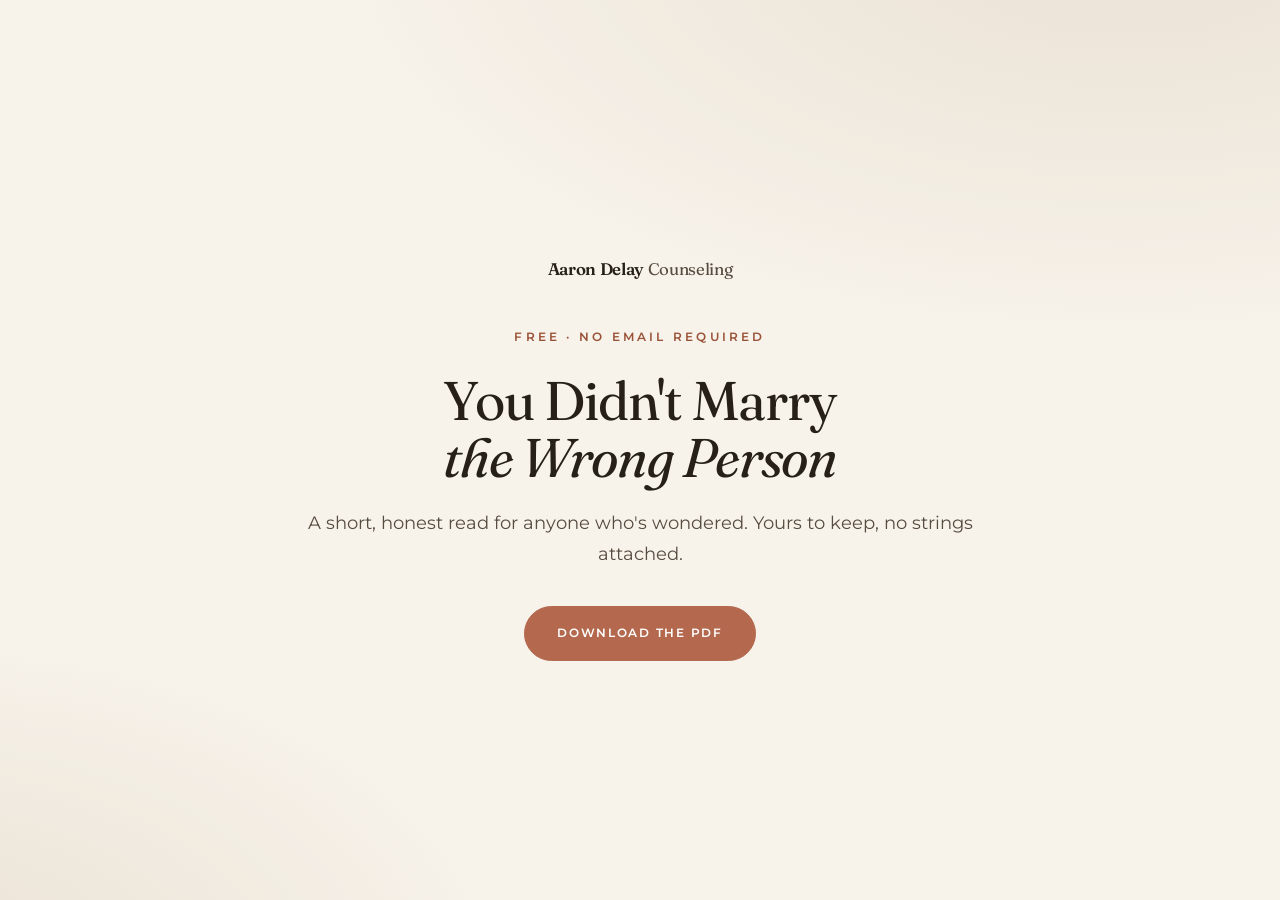
<file: free-b0da10/index.html>
<!DOCTYPE html>
<html lang="en">
<head>
<meta charset="UTF-8">
<meta name="viewport" content="width=device-width, initial-scale=1.0">
<title>You Didn't Marry the Wrong Person — free download</title>
<meta name="robots" content="noindex, nofollow">
<link rel="preconnect" href="https://fonts.googleapis.com">
<link rel="preconnect" href="https://fonts.gstatic.com" crossorigin>
<link href="https://fonts.googleapis.com/css2?family=Fraunces:ital,opsz,wght@0,9..144,400;0,9..144,500;0,9..144,600;1,9..144,400;1,9..144,500&family=Montserrat:wght@300;400;500;600;700&display=swap" rel="stylesheet">
<link rel="stylesheet" href="/assets/css/brand.css">
</head>
<body>

<!-- ==========================================================
     /free-b0da10 — unlisted giveaway of the $19 playbook.
     No navigation. No outbound links. One button.
     Shared directly, not linked from anywhere on the site.
     ========================================================== -->

<main class="bare">
  <div class="wrap bare-in center">

    <div class="brandline">Aaron&nbsp;Delay <span class="wm-word">Counseling</span></div>

    <span class="eyebrow">Free · No email required</span>

    <h1 style="margin-top:22px;font-size:clamp(2.2rem,6vw,3.4rem);line-height:1.05;font-weight:400;letter-spacing:-.02em;max-width:16ch;margin-left:auto;margin-right:auto">
      You Didn't Marry <em>the Wrong Person</em>
    </h1>

    <p class="lede" style="margin:22px auto 0">
      A short, honest read for anyone who's wondered. Yours to keep, no strings attached.
    </p>

    <div class="btns" style="margin-top:36px;justify-content:center">
      <a class="btn btn-primary" href="/downloads/You-Didnt-Marry-the-Wrong-Person.pdf" download>Download the PDF</a>
    </div>

  </div>
</main>

<script src="/assets/js/site.js"></script>
<!-- Cloudflare Web Analytics. Cookieless, so no consent banner is
     required. Replace the token below with the one from the
     Cloudflare dashboard; it is a public site token, not a secret. -->
<script defer src="https://static.cloudflareinsights.com/beacon.min.js" data-cf-beacon='{"token": "fef72296ea8543278f6c3ee7e607079f"}'></script>
</body>
</html>
</file>
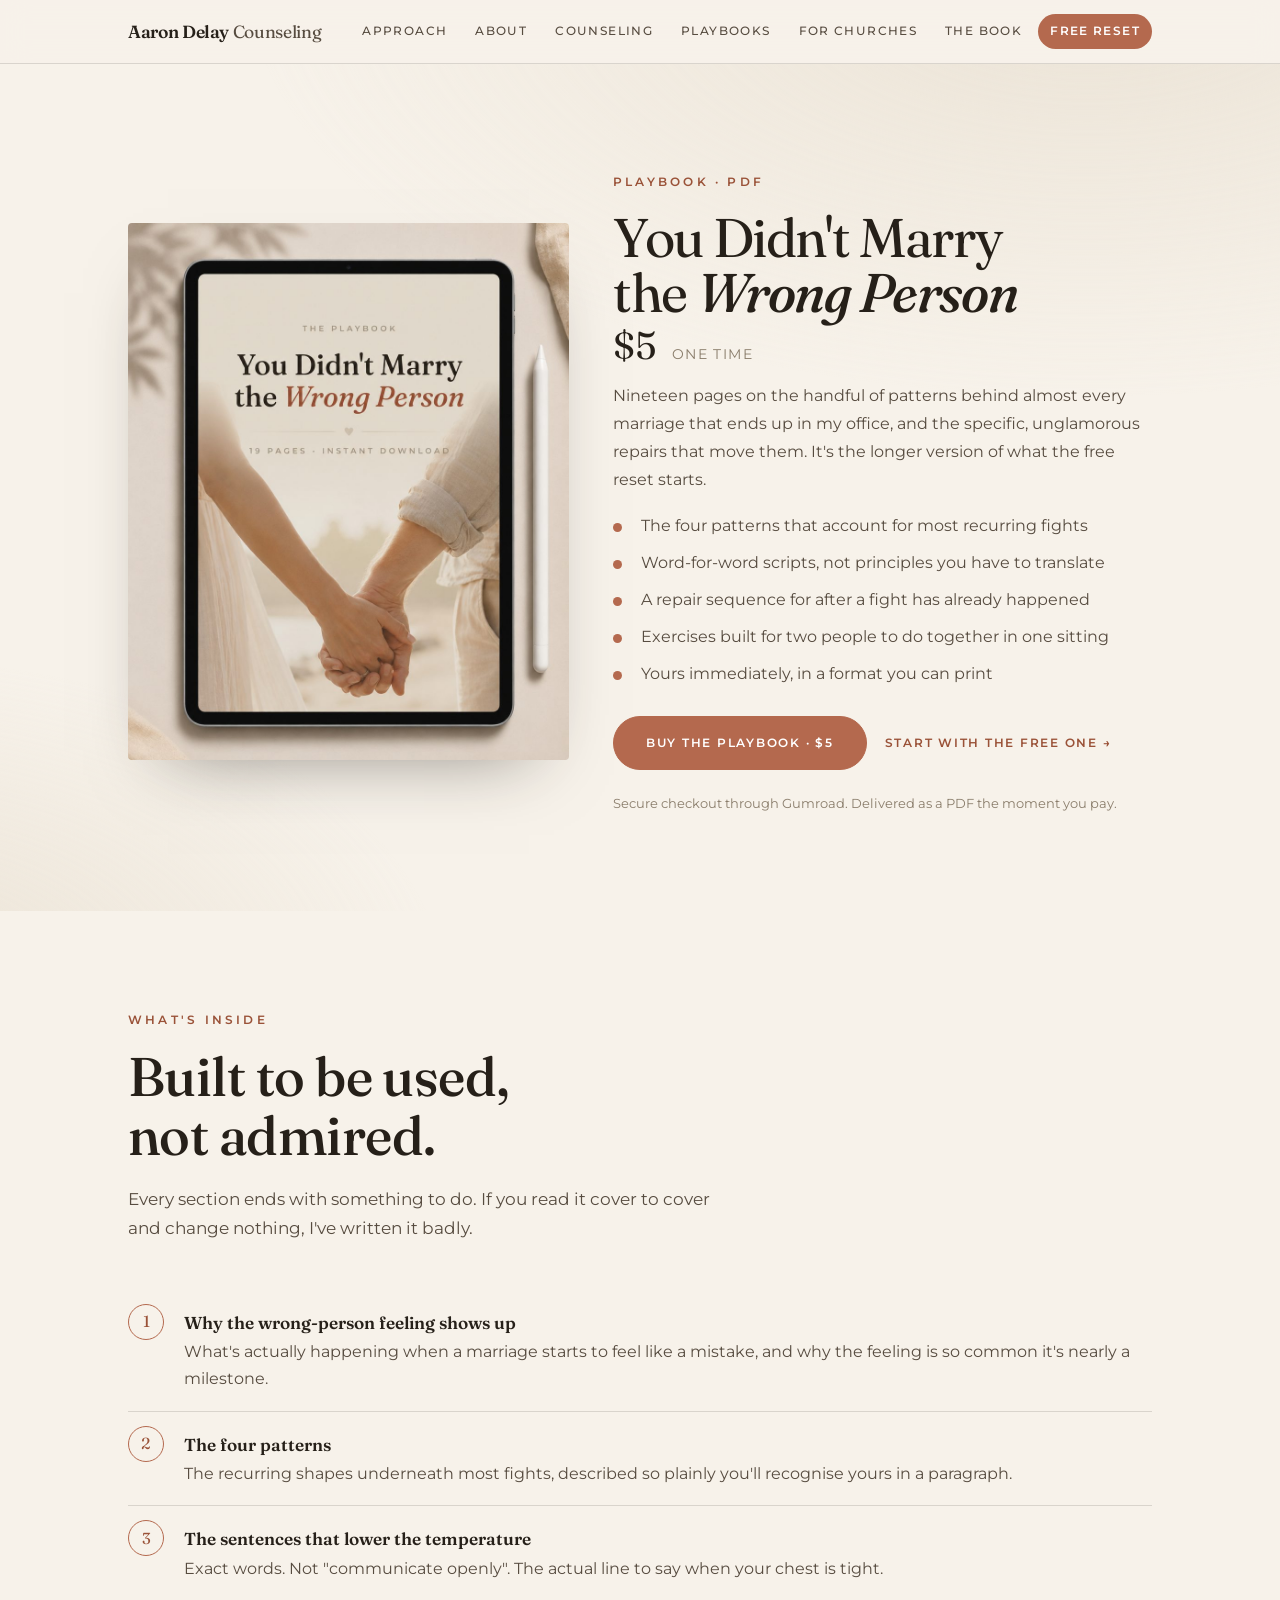
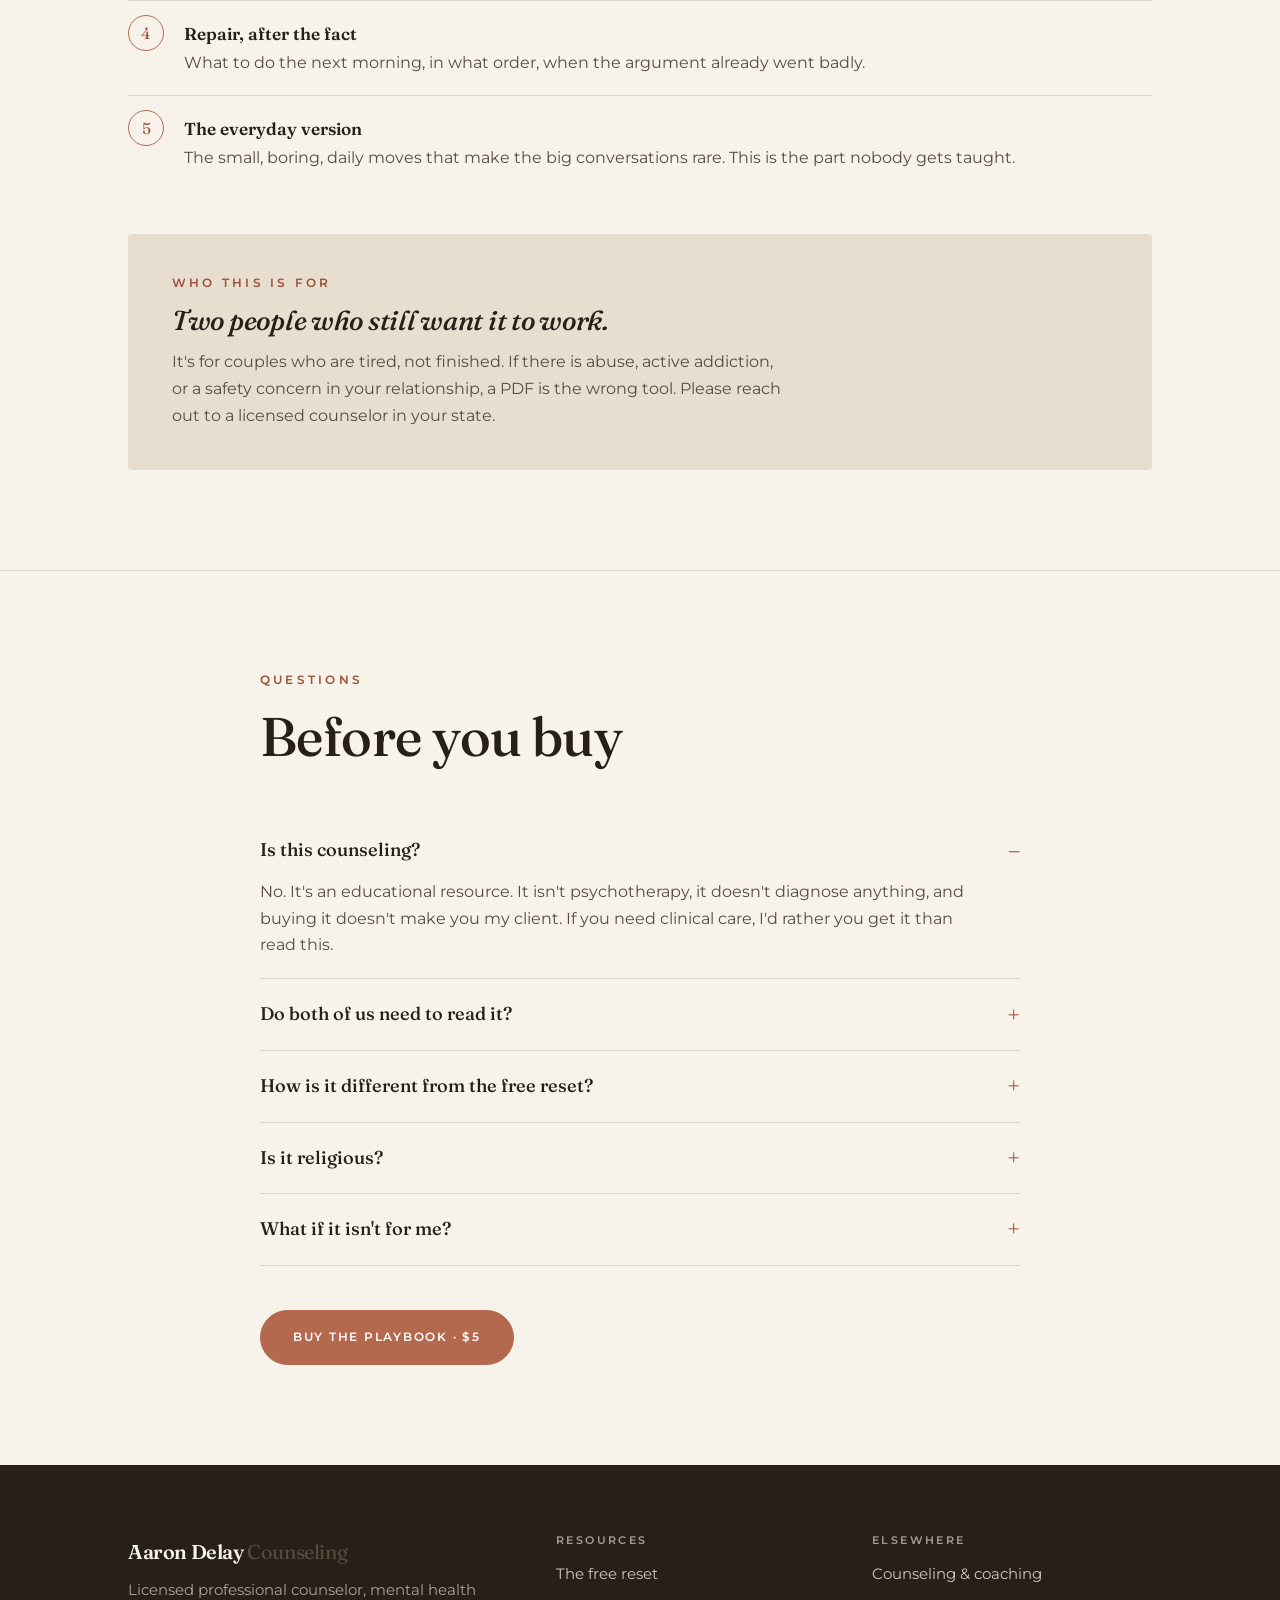
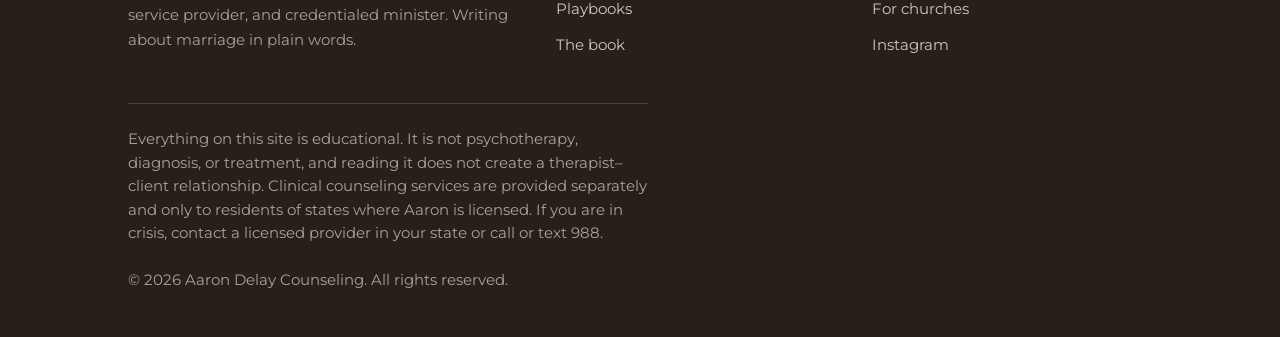
<file: playbooks/index.html>
<!DOCTYPE html>
<html lang="en">
<head>
<meta charset="UTF-8">
<meta name="viewport" content="width=device-width, initial-scale=1.0">
<title>Playbooks · Aaron Delay, LPC-MHSP</title>
<meta name="description" content="You Didn't Marry the Wrong Person, a 19-page playbook from a licensed counselor. $5, instant download.">
<meta property="og:title" content="You Didn't Marry the Wrong Person, a 19-page playbook">
<meta property="og:description" content="The patterns behind most marriage conflict, and the specific repairs that move them.">
<meta property="og:type" content="website">
<meta property="og:url" content="https://aarondelaycounseling.com/playbooks/">
<meta property="og:site_name" content="Aaron Delay Counseling">
<meta property="og:locale" content="en_US">
<meta property="og:image" content="https://aarondelaycounseling.com/assets/img/og/playbooks.jpg?v=2">
<meta property="og:image:width" content="1200">
<meta property="og:image:height" content="630">
<meta property="og:image:alt" content="You Didn't Marry the Wrong Person, a 19-page playbook">
<meta name="twitter:card" content="summary_large_image">
<meta name="twitter:title" content="You Didn't Marry the Wrong Person, a 19-page playbook">
<meta name="twitter:description" content="The patterns behind most marriage conflict, and the specific repairs that move them.">
<meta name="twitter:image" content="https://aarondelaycounseling.com/assets/img/og/playbooks.jpg?v=2">
<link rel="canonical" href="https://aarondelaycounseling.com/playbooks/">
<link rel="preconnect" href="https://fonts.googleapis.com">
<link rel="preconnect" href="https://fonts.gstatic.com" crossorigin>
<link href="https://fonts.googleapis.com/css2?family=Fraunces:ital,opsz,wght@0,9..144,400;0,9..144,500;0,9..144,600;1,9..144,400;1,9..144,500&family=Montserrat:wght@300;400;500;600;700&display=swap" rel="stylesheet">
<link rel="stylesheet" href="/assets/css/brand.css">
</head>
<body>

<nav class="nav">
  <div class="nav-in">
    <a class="nav-brand" href="/">Aaron&nbsp;Delay <span class="wm-word">Counseling</span></a>
    <div class="nav-links">
      <a href="/#approach">Approach</a>
      <a href="/#about">About</a>
      <a href="/counseling/">Counseling</a>
      <a href="/playbooks/">Playbooks</a>
      <a href="/speaking/">For churches</a>
      <a href="/book/">The book</a>
      <a class="cta" href="/reset/">Free reset</a>
    </div>
  </div>
</nav>

<!-- ===================== HERO / PRODUCT ===================== -->
<header class="hero">
  <div class="wrap hero-in">
    <div class="product">
      <figure class="shot">
        <img src="/assets/img/playbook-mockup.jpg"
             alt="You Didn't Marry the Wrong Person shown on a tablet, the cover reading 19 pages, instant download, above a photograph of a couple holding hands."
             width="960" height="1170" loading="eager" fetchpriority="high" decoding="async">
      </figure>

      <div>
        <span class="eyebrow">Playbook · PDF</span>
        <h1 style="font-size:clamp(2.1rem,5.4vw,3.4rem);margin-top:16px;max-width:16ch">
          You Didn't Marry the <em>Wrong Person</em>
        </h1>

        <div class="price">$5 <small>one time</small></div>

        <p style="color:var(--ink-2);font-size:1.03rem;max-width:52ch">
          Nineteen pages on the handful of patterns behind almost every marriage that ends up in my
          office, and the specific, unglamorous repairs that move them. It's the longer version of
          what the free reset starts.
        </p>

        <ul class="ticks">
          <li>The four patterns that account for most recurring fights</li>
          <li>Word-for-word scripts, not principles you have to translate</li>
          <li>A repair sequence for after a fight has already happened</li>
          <li>Exercises built for two people to do together in one sitting</li>
          <li>Yours immediately, in a format you can print</li>
        </ul>

        <div class="btns">
          <a class="btn btn-primary" data-gumroad href="#" rel="noopener">Buy the playbook · $5</a>
          <a class="btn btn-text" href="/reset/">Start with the free one</a>
        </div>

        <p style="margin-top:22px;font-size:.82rem;color:var(--ink-3)">
          Secure checkout through Gumroad. Delivered as a PDF the moment you pay.
        </p>
      </div>
    </div>
  </div>
</header>

<!-- ===================== WHAT'S INSIDE ===================== -->
<section class="section">
  <div class="wrap">
    <div class="sec-head">
      <span class="eyebrow">What's inside</span>
      <h2>Built to be used, not admired.</h2>
      <p>
        Every section ends with something to do. If you read it cover to cover and change nothing,
        I've written it badly.
      </p>
    </div>

    <ol class="steps">
      <li><b>Why the wrong-person feeling shows up</b>
        What's actually happening when a marriage starts to feel like a mistake, and why the feeling
        is so common it's nearly a milestone.</li>
      <li><b>The four patterns</b>
        The recurring shapes underneath most fights, described so plainly you'll recognise yours in
        a paragraph.</li>
      <li><b>The sentences that lower the temperature</b>
        Exact words. Not "communicate openly". The actual line to say when your chest is tight.</li>
      <li><b>Repair, after the fact</b>
        What to do the next morning, in what order, when the argument already went badly.</li>
      <li><b>The everyday version</b>
        The small, boring, daily moves that make the big conversations rare. This is the part nobody
        gets taught.</li>
    </ol>

    <div class="panel mt-l">
      <span class="eyebrow">Who this is for</span>
      <h3>Two people who still want it to work.</h3>
      <p>
        It's for couples who are tired, not finished. If there is abuse, active addiction, or a safety
        concern in your relationship, a PDF is the wrong tool. Please reach out to a licensed
        counselor in your state.
      </p>
    </div>
  </div>
</section>

<!-- ===================== FAQ ===================== -->
<section class="section">
  <div class="wrap wrap-narrow" style="padding-left:0;padding-right:0;max-width:760px">
    <div class="sec-head">
      <span class="eyebrow">Questions</span>
      <h2>Before you buy</h2>
    </div>

    <div class="faq">
      <details open>
        <summary>Is this counseling?</summary>
        <p>
          No. It's an educational resource. It isn't psychotherapy, it doesn't diagnose anything, and
          buying it doesn't make you my client. If you need clinical care, I'd rather you get it than
          read this.
        </p>
      </details>
      <details>
        <summary>Do both of us need to read it?</summary>
        <p>
          It works better with two, but it's written so one person can start alone. Several of the
          exercises are designed to be handed across the table rather than explained.
        </p>
      </details>
      <details>
        <summary>How is it different from the free reset?</summary>
        <p>
          The reset solves one moment: the ninety seconds when a conversation turns. The playbook
          deals with the pattern that keeps producing those moments, and what to do between them.
        </p>
      </details>
      <details>
        <summary>Is it religious?</summary>
        <p>
          No. It's written for anyone with a marriage. I'm a credentialed minister, so my values are
          visible in how I write, but nothing in the tools depends on you sharing them.
        </p>
      </details>
      <details>
        <summary>What if it isn't for me?</summary>
        <p>
          Email me and I'll refund it. I'd rather have the note than the five dollars.
        </p>
      </details>
    </div>

    <div class="btns mt-l">
      <a class="btn btn-primary" data-gumroad href="#" rel="noopener">Buy the playbook · $5</a>
    </div>
  </div>
</section>

<footer class="foot">
  <div class="wrap">
    <div class="foot-grid">
      <div>
        <div class="fmark">Aaron&nbsp;Delay <span class="wm-word">Counseling</span></div>
        <p>Licensed professional counselor, mental health service provider, and credentialed minister. Writing about marriage in plain words.</p>
      </div>
      <div>
        <h4>Resources</h4>
        <ul>
          <li><a href="/reset/">The free reset</a></li>
          <li><a href="/playbooks/">Playbooks</a></li>
          <li><a href="/book/">The book</a></li>
        </ul>
      </div>
      <div>
        <h4>Elsewhere</h4>
        <ul>
          <li><a href="/counseling/">Counseling &amp; coaching</a></li>
          <li><a href="/speaking/">For churches</a></li>
          <li><a data-instagram href="#" rel="noopener">Instagram</a></li>
        </ul>
      </div>
    </div>
    <p class="foot-legal">
      Everything on this site is educational. It is not psychotherapy, diagnosis, or treatment, and reading it
      does not create a therapist–client relationship. Clinical counseling services are provided separately and
      only to residents of states where Aaron is licensed. If you are in crisis, contact a licensed provider in
      your state or call or text 988.<br><br>
      © <span data-year></span> Aaron Delay Counseling. All rights reserved.
    </p>
  </div>
</footer>

<script src="/assets/js/site.js"></script>
<!-- Cloudflare Web Analytics. Cookieless, so no consent banner is
     required. Replace the token below with the one from the
     Cloudflare dashboard; it is a public site token, not a secret. -->
<script defer src="https://static.cloudflareinsights.com/beacon.min.js" data-cf-beacon='{"token": "fef72296ea8543278f6c3ee7e607079f"}'></script>
</body>
</html>
</file>
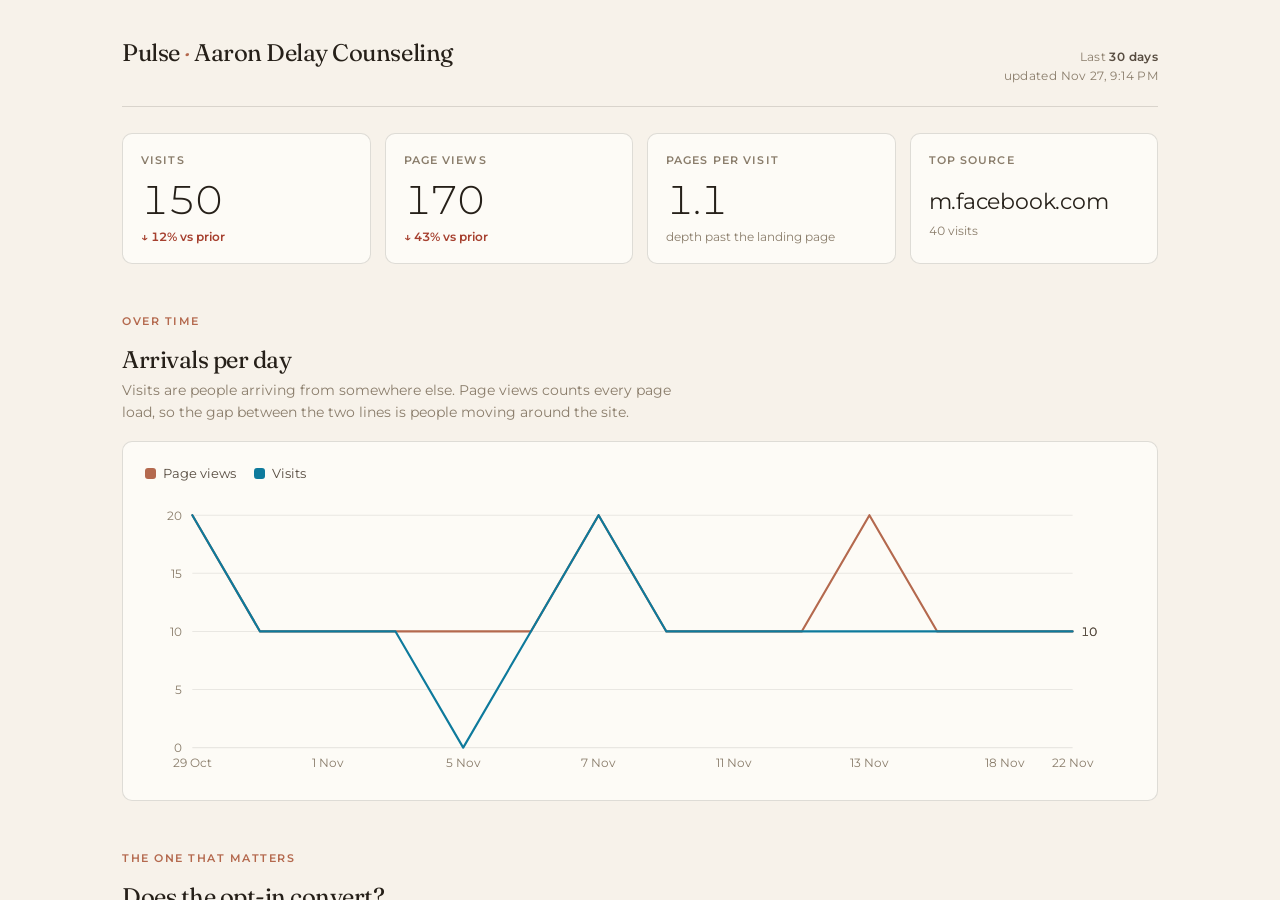
<file: pulse-8f3ac2/index.html>
<!DOCTYPE html>
<html lang="en">
<head>
<meta charset="UTF-8">
<title>Moved</title>
<meta name="robots" content="noindex, nofollow">
<!-- The dashboard moved to /siteanalytics/. This stub only exists so an
     existing bookmark still lands somewhere; safe to delete once nobody
     is using the old link. -->
<meta http-equiv="refresh" content="0; url=/siteanalytics/">
<link rel="canonical" href="https://aarondelaycounseling.com/siteanalytics/">
<style>body{font:16px/1.6 -apple-system,BlinkMacSystemFont,"Segoe UI",Helvetica,Arial,sans-serif;
  background:#F7F2EA;color:#574c40;display:grid;place-items:center;min-height:100vh;margin:0}
a{color:#B4694E}</style>
</head>
<body><p>This moved to <a href="/siteanalytics/">/siteanalytics/</a>&hellip;</p></body>
</html>
</file>
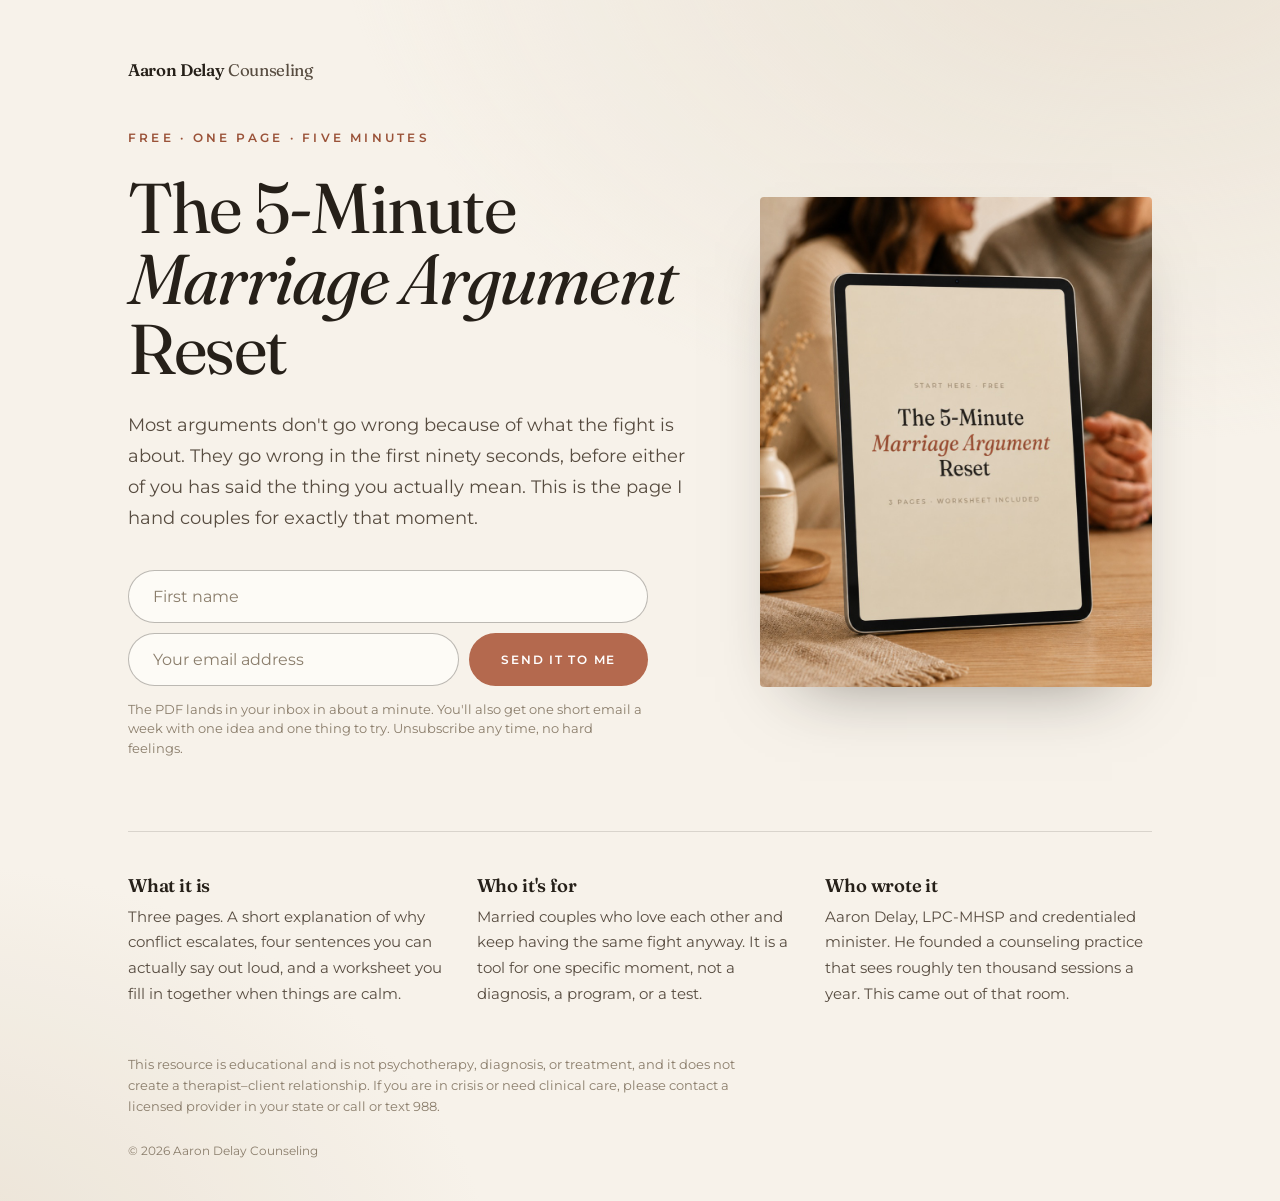
<file: reset/index.html>
<!DOCTYPE html>
<html lang="en">
<head>
<meta charset="UTF-8">
<meta name="viewport" content="width=device-width, initial-scale=1.0">
<title>The 5-Minute Marriage Argument Reset · Aaron Delay, LPC-MHSP</title>
<meta name="description" content="A free one-page tool for the moment a conversation starts going sideways. From a licensed counselor whose practice runs about ten thousand sessions a year.">
<link rel="canonical" href="https://aarondelaycounseling.com/reset/">
<meta property="og:title" content="The 5-Minute Marriage Argument Reset">
<meta property="og:description" content="A free one-page tool for the moment a conversation starts going sideways.">
<meta property="og:type" content="website">
<meta property="og:url" content="https://aarondelaycounseling.com/reset/">
<meta property="og:site_name" content="Aaron Delay Counseling">
<meta property="og:locale" content="en_US">
<meta property="og:image" content="https://aarondelaycounseling.com/assets/img/og/reset.jpg?v=1">
<meta property="og:image:width" content="1200">
<meta property="og:image:height" content="630">
<meta property="og:image:alt" content="The 5-Minute Marriage Argument Reset on a tablet">
<meta name="twitter:card" content="summary_large_image">
<meta name="twitter:title" content="The 5-Minute Marriage Argument Reset">
<meta name="twitter:description" content="A free one-page tool for the moment a conversation starts going sideways.">
<meta name="twitter:image" content="https://aarondelaycounseling.com/assets/img/og/reset.jpg?v=1">
<link rel="preconnect" href="https://fonts.googleapis.com">
<link rel="preconnect" href="https://fonts.gstatic.com" crossorigin>
<link href="https://fonts.googleapis.com/css2?family=Fraunces:ital,opsz,wght@0,9..144,400;0,9..144,500;0,9..144,600;1,9..144,400;1,9..144,500&family=Montserrat:wght@300;400;500;600;700&display=swap" rel="stylesheet">
<link rel="stylesheet" href="/assets/css/brand.css">
</head>
<body>

<!-- ==========================================================
     /reset — bare opt-in page.
     No navigation. No outbound links. One form.
     All Instagram DM traffic and church-night QR codes land here.
     ========================================================== -->

<main class="bare">
  <div class="wrap bare-in">

    <div class="brandline">Aaron&nbsp;Delay <span class="wm-word">Counseling</span></div>

    <div class="hero-split">
      <div>
        <span class="eyebrow">Free · One page · Five minutes</span>

        <h1 style="margin-top:22px;font-size:clamp(2.4rem,6.6vw,4.4rem);line-height:1;font-weight:400;letter-spacing:-.025em;max-width:15ch">
          The 5-Minute <em>Marriage&nbsp;Argument</em> Reset
        </h1>

        <p class="lede" style="margin-top:26px">
          Most arguments don't go wrong because of what the fight is about. They go wrong in
          the first ninety seconds, before either of you has said the thing you actually mean.
          This is the page I hand couples for exactly that moment.
        </p>

        <form class="optin" data-optin style="margin-top:36px">
          <input type="hidden" name="ml-submit" value="1">
          <input type="hidden" name="anticsrf" value="true">
          <input type="hidden" name="fields[signup_source]" value="reset-landing">
          <div class="optin-row">
            <input type="text" name="fields[name]" placeholder="First name" aria-label="First name" autocomplete="given-name">
          </div>
          <div class="optin-row" style="margin-top:10px">
            <input type="email" name="fields[email]" placeholder="Your email address" aria-label="Email address" autocomplete="email" required>
            <button type="submit">Send it to me</button>
          </div>
          <p class="fineprint">
            The PDF lands in your inbox in about a minute. You'll also get one short email a week
            with one idea and one thing to try. Unsubscribe any time, no hard feelings.
          </p>
          <div class="form-note" role="status"></div>
        </form>
      </div>

      <aside>
        <figure class="shot">
          <img src="/assets/img/reset-mockup.jpg"
               alt="The 5-Minute Marriage Argument Reset shown on a tablet propped on a kitchen table, with a couple sitting together behind it."
               width="960" height="1200" loading="eager" fetchpriority="high" decoding="async">
        </figure>
      </aside>
    </div>

    <section style="margin-top:72px;padding-top:44px;border-top:1px solid var(--line)">
      <div class="grid g3">
        <div>
          <h3 style="font-size:1.15rem;font-weight:600;margin-bottom:8px">What it is</h3>
          <p style="color:var(--ink-2);font-size:.95rem">
            Three pages. A short explanation of why conflict escalates, four sentences you can
            actually say out loud, and a worksheet you fill in together when things are calm.
          </p>
        </div>
        <div>
          <h3 style="font-size:1.15rem;font-weight:600;margin-bottom:8px">Who it's for</h3>
          <p style="color:var(--ink-2);font-size:.95rem">
            Married couples who love each other and keep having the same fight anyway. It is a tool for
            one specific moment, not a diagnosis, a program, or a test.
          </p>
        </div>
        <div>
          <h3 style="font-size:1.15rem;font-weight:600;margin-bottom:8px">Who wrote it</h3>
          <p style="color:var(--ink-2);font-size:.95rem">
            Aaron Delay, LPC-MHSP and credentialed minister. He founded a counseling practice
            that sees roughly ten thousand sessions a year. This came out of that room.
          </p>
        </div>
      </div>
    </section>

    <p class="disclaimer" style="margin-top:48px">
      This resource is educational and is not psychotherapy, diagnosis, or treatment, and it does not
      create a therapist–client relationship. If you are in crisis or need clinical care, please contact
      a licensed provider in your state or call or text 988.
    </p>

    <p style="margin-top:24px;font-size:.75rem;color:var(--ink-3)">
      © <span data-year></span> Aaron Delay Counseling
    </p>

  </div>
</main>

<script src="/assets/js/site.js"></script>
<!-- Cloudflare Web Analytics. Cookieless, so no consent banner is
     required. Replace the token below with the one from the
     Cloudflare dashboard; it is a public site token, not a secret. -->
<script defer src="https://static.cloudflareinsights.com/beacon.min.js" data-cf-beacon='{"token": "fef72296ea8543278f6c3ee7e607079f"}'></script>
</body>
</html>
</file>
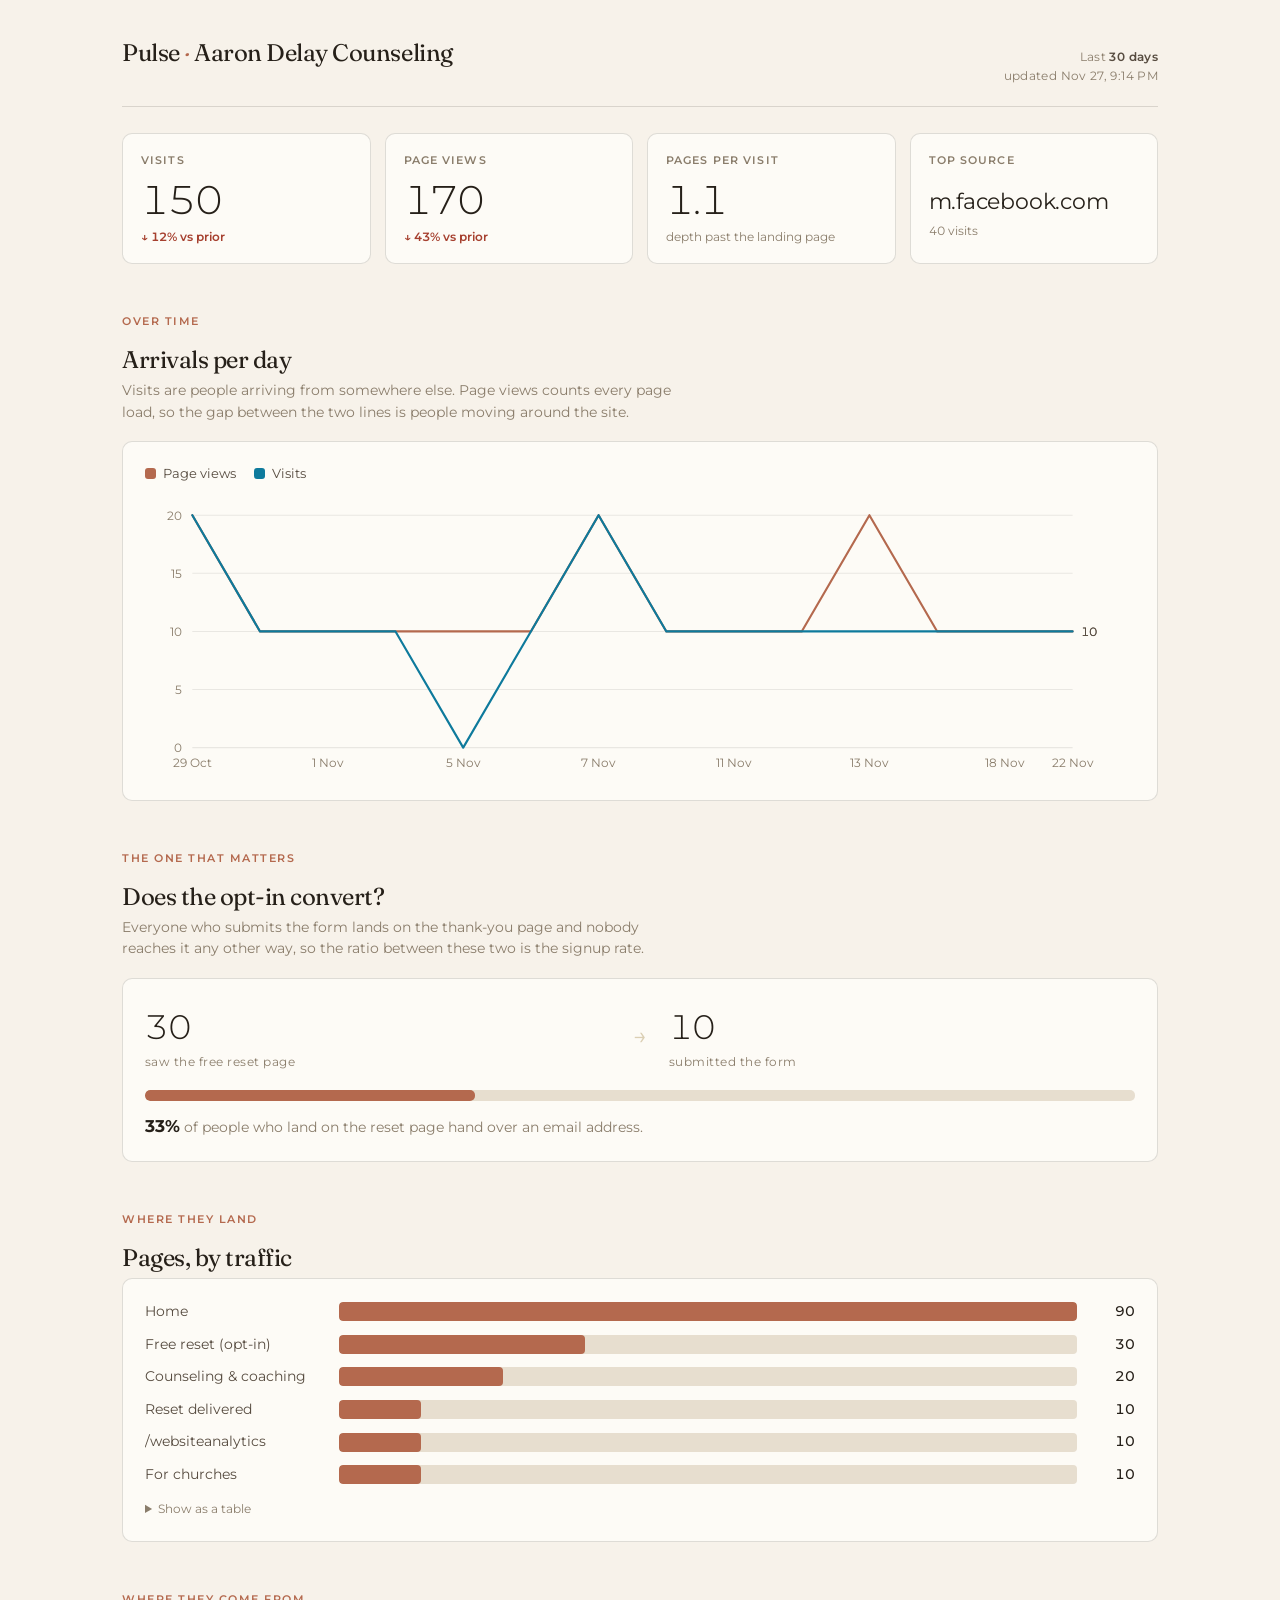
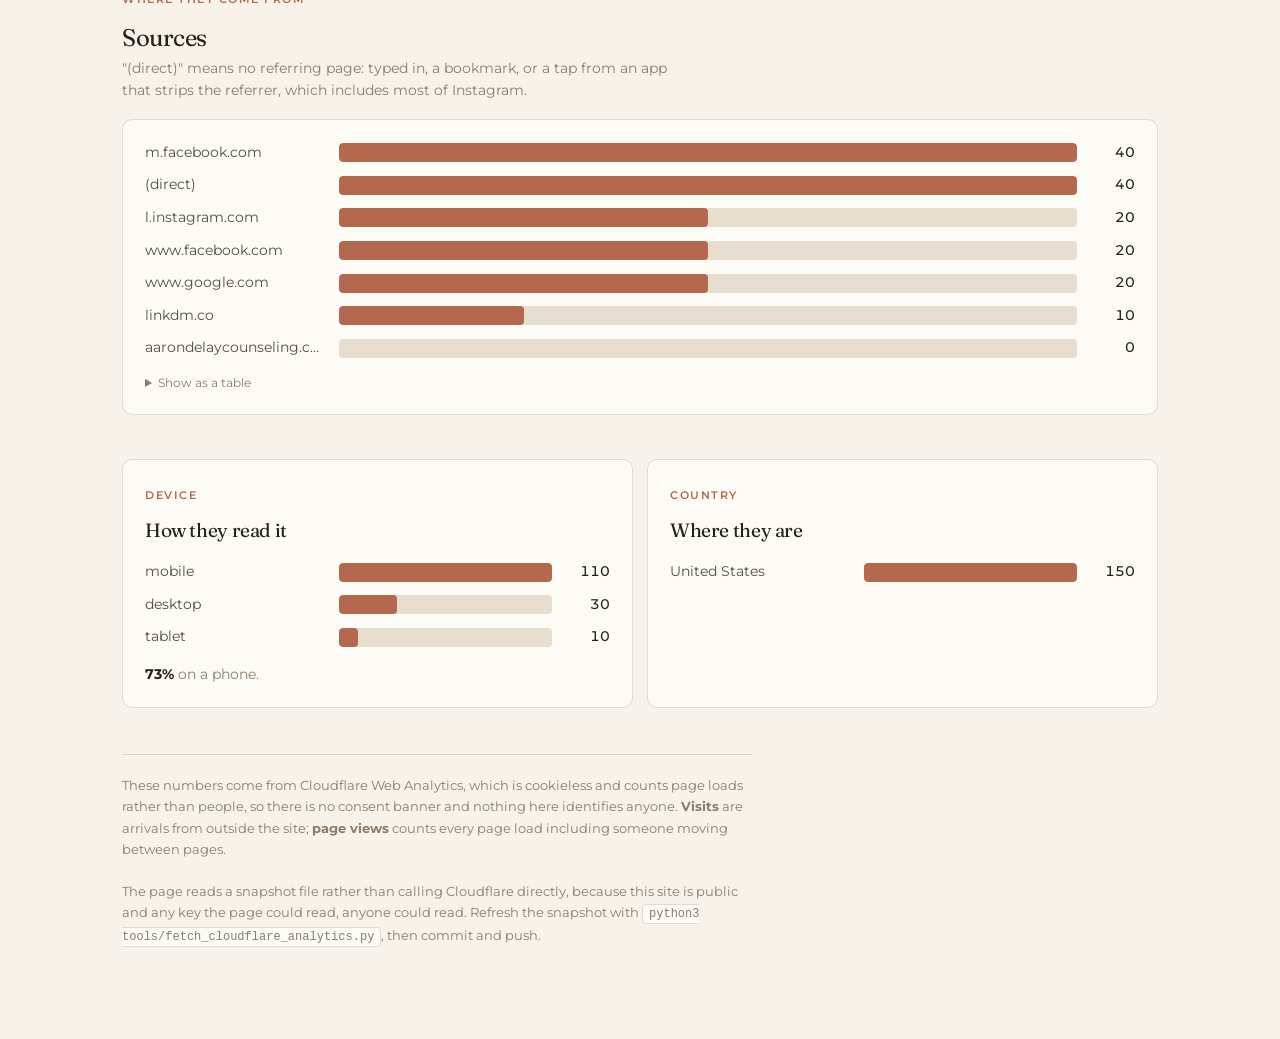
<file: siteanalytics/index.html>
<!DOCTYPE html>
<html lang="en">
<head>
<meta charset="UTF-8">
<meta name="viewport" content="width=device-width, initial-scale=1.0">
<title>Pulse · Aaron Delay Counseling</title>
<!-- Kept out of search. Deliberately NOT listed in robots.txt: a Disallow line
     would publish the very path it is meant to keep quiet. -->
<meta name="robots" content="noindex, nofollow">
<link rel="preconnect" href="https://fonts.googleapis.com">
<link rel="preconnect" href="https://fonts.gstatic.com" crossorigin>
<link href="https://fonts.googleapis.com/css2?family=Fraunces:ital,opsz,wght@0,9..144,400;0,9..144,500;0,9..144,600&family=Montserrat:wght@300;400;500;600;700&display=swap" rel="stylesheet">
<style>
:root{
  --ink:#262019; --ink-2:#574c40; --ink-3:#8a7d6b;
  --bg:#F7F2EA; --surface:#FDFBF6; --sand:#E7DECF; --sand-2:#DBCFB4;
  --clay:#B4694E; --clay-deep:#9A5238; --stone:#A2937E;
  --line:rgba(38,32,25,.14); --line-2:rgba(38,32,25,.30);
  /* Chart hues. Validated for CVD separation, chroma and contrast against
     the #FDFBF6 surface before use - not eyeballed. */
  --s1:#B4694E;   /* page views  */
  --s2:#0E7A9C;   /* visits      */
  --grid:rgba(38,32,25,.09);
  --serif:"Fraunces",Georgia,"Times New Roman",serif;
  --sans:"Montserrat",-apple-system,BlinkMacSystemFont,"Segoe UI",sans-serif;
}
*{box-sizing:border-box}
body{margin:0;background:var(--bg);color:var(--ink);font-family:var(--sans);
  font-size:15px;line-height:1.55;-webkit-font-smoothing:antialiased}
.wrap{max-width:1080px;margin:0 auto;padding:34px 22px 80px}

.top{display:flex;flex-wrap:wrap;gap:14px 20px;align-items:baseline;
  justify-content:space-between;padding-bottom:20px;border-bottom:1px solid var(--line)}
.mark{font-family:var(--serif);font-size:1.5rem;font-weight:400;letter-spacing:-.02em}
.mark em{font-style:italic;color:var(--clay)}
.meta{font-size:.76rem;color:var(--ink-3);letter-spacing:.03em;text-align:right}
.meta b{color:var(--ink-2);font-weight:600}

.eyebrow{display:inline-block;font-size:.68rem;font-weight:600;letter-spacing:.14em;
  text-transform:uppercase;color:var(--clay)}
h2{font-family:var(--serif);font-weight:400;font-size:1.5rem;letter-spacing:-.02em;
  margin:10px 0 2px}
.sub{color:var(--ink-3);font-size:.86rem;margin:0 0 18px;max-width:62ch}

section{margin-top:44px}
.panel{background:var(--surface);border:1px solid var(--line);border-radius:10px;padding:22px}

/* ---- KPI row ---- */
.kpis{display:grid;grid-template-columns:repeat(4,minmax(0,1fr));gap:14px;margin-top:26px}
.kpi{background:var(--surface);border:1px solid var(--line);border-radius:10px;padding:18px 18px 16px}
.kpi .lab{font-size:.7rem;font-weight:600;letter-spacing:.1em;text-transform:uppercase;
  color:var(--ink-3)}
.kpi .val{font-size:2.5rem;font-weight:300;letter-spacing:-.03em;line-height:1.05;
  margin-top:10px;font-variant-numeric:tabular-nums}
.kpi .val.sm{font-size:1.35rem;font-weight:400;letter-spacing:-.01em;padding-top:9px;overflow-wrap:anywhere;line-height:1.25}
.kpi .foot{font-size:.76rem;color:var(--ink-3);margin-top:7px;
  font-variant-numeric:tabular-nums}
.delta{font-weight:600}
.delta.up{color:#3F7A55} .delta.down{color:#A6402F} .delta.flat{color:var(--ink-3)}

/* ---- charts ---- */
figure{margin:0}
svg{display:block;width:100%;height:auto;overflow:visible}
.scroller{overflow-x:auto}
.legend{display:flex;gap:18px;flex-wrap:wrap;margin:0 0 14px;font-size:.8rem;color:var(--ink-2)}
.legend span{display:inline-flex;align-items:center;gap:7px}
.swatch{width:11px;height:11px;border-radius:3px;flex:none}
.axis{font-size:11px;fill:var(--ink-3);font-family:var(--sans)}
.vlab{font-size:11px;fill:var(--ink-2);font-family:var(--sans);
  font-variant-numeric:tabular-nums}

/* ---- bar lists ---- */
.bars{display:flex;flex-direction:column;gap:11px}
.bar{display:grid;grid-template-columns:minmax(96px,180px) 1fr auto;gap:14px;align-items:center}
.bar .nm{font-size:.87rem;color:var(--ink-2);overflow:hidden;text-overflow:ellipsis;
  white-space:nowrap}
.bar .nm i{font-style:normal;color:var(--ink-3);font-size:.78rem}
.track{background:var(--sand);border-radius:4px;height:19px;position:relative;overflow:hidden}
.fill{height:100%;border-radius:4px;background:var(--s1);
  transition:width .5s cubic-bezier(.2,.7,.3,1)}
.bar .n{font-size:.87rem;font-variant-numeric:tabular-nums;color:var(--ink);min-width:44px;
  text-align:right;font-weight:500}

/* ---- funnel ---- */
.funnel{display:grid;grid-template-columns:1fr auto 1fr;gap:22px;align-items:center}
.fstep .k{font-size:2.1rem;font-weight:300;letter-spacing:-.03em;
  font-variant-numeric:tabular-nums}
.fstep .l{font-size:.76rem;color:var(--ink-3);letter-spacing:.04em}
.farrow{font-size:1.5rem;color:var(--sand-2)}
.meter{margin-top:18px;background:var(--sand);border-radius:5px;height:11px;overflow:hidden}
.meter i{display:block;height:100%;background:var(--s1);border-radius:5px}

.two{display:grid;grid-template-columns:1fr 1fr;gap:14px}

/* ---- states ---- */
.state{text-align:center;padding:60px 24px;color:var(--ink-3)}
.state h3{font-family:var(--serif);font-weight:400;font-size:1.35rem;color:var(--ink);
  margin:0 0 10px}
.state code{background:var(--bg);border:1px solid var(--line);border-radius:4px;
  padding:3px 8px;font-size:.84em;color:var(--ink-2);display:inline-block;margin-top:4px}
.note{margin-top:46px;padding-top:20px;border-top:1px solid var(--line);
  font-size:.8rem;color:var(--ink-3);line-height:1.65;max-width:70ch}
.note code{background:var(--surface);border:1px solid var(--line);border-radius:4px;
  padding:2px 6px;font-size:.94em}

.tip{position:fixed;pointer-events:none;opacity:0;transition:opacity .12s;
  background:var(--ink);color:#F7F2EA;border-radius:7px;padding:9px 12px;font-size:.78rem;
  line-height:1.45;z-index:40;box-shadow:0 10px 30px -12px rgba(38,32,25,.6);
  font-variant-numeric:tabular-nums;white-space:nowrap}
.tip b{color:#fff;font-weight:600}
.hot{fill:transparent;cursor:crosshair}
.crosshair{stroke:var(--line-2);stroke-width:1;stroke-dasharray:3 3;opacity:0}

table{width:100%;border-collapse:collapse;font-size:.86rem}
th{text-align:left;font-size:.68rem;letter-spacing:.1em;text-transform:uppercase;
  color:var(--ink-3);font-weight:600;padding:0 10px 9px 0;border-bottom:1px solid var(--line)}
td{padding:9px 10px 9px 0;border-bottom:1px solid var(--line);color:var(--ink-2);
  font-variant-numeric:tabular-nums}
td:last-child,th:last-child{text-align:right;padding-right:0}
details{margin-top:14px}
summary{cursor:pointer;font-size:.78rem;color:var(--ink-3)}
summary:hover{color:var(--clay)}

@media(max-width:860px){
  .kpis{grid-template-columns:repeat(2,minmax(0,1fr))}
  .two{grid-template-columns:1fr}
  .funnel{grid-template-columns:1fr;gap:12px;text-align:left}
  .farrow{transform:rotate(90deg);width:1.5rem}
}
/* Squeezing a 920-wide chart into 330px renders 11px axis text at ~4px.
   Hold a legible minimum and let .scroller scroll it instead. */
@media(max-width:720px){
  #trend svg{min-width:660px}
  .scroller{margin:0 -6px;padding:0 6px}
}
@media(max-width:520px){
  .wrap{padding:26px 16px 60px}
  .meta{text-align:left}
  .top{gap:8px}
  .kpi .val{font-size:2.05rem}
  .bar{grid-template-columns:minmax(80px,120px) 1fr auto;gap:10px}
}
@media(prefers-reduced-motion:reduce){*{transition:none!important;animation:none!important}}
</style>
</head>
<body>
<div class="wrap">

  <div class="top">
    <div class="mark">Pulse <em>&middot;</em> Aaron Delay Counseling</div>
    <div class="meta" id="meta">loading&hellip;</div>
  </div>

  <div id="app"></div>

  <p class="note">
    These numbers come from Cloudflare Web Analytics, which is cookieless and counts page
    loads rather than people, so there is no consent banner and nothing here identifies
    anyone. <b>Visits</b> are arrivals from outside the site; <b>page views</b> counts every
    page load including someone moving between pages.
    <br><br>
    The page reads a snapshot file rather than calling Cloudflare directly, because this site
    is public and any key the page could read, anyone could read. Refresh the snapshot with
    <code>python3 tools/fetch_cloudflare_analytics.py</code>, then commit and push.
  </p>
</div>

<div class="tip" id="tip"></div>

<script>
const F = n => (n ?? 0).toLocaleString('en-US');
const PCT = r => (r * 100).toFixed(r < 0.1 ? 1 : 0) + '%';
const tip = document.getElementById('tip');

function showTip(html, x, y){
  tip.innerHTML = html; tip.style.opacity = 1;
  const r = tip.getBoundingClientRect();
  let left = x + 14, top = y - r.height - 12;
  if (left + r.width > innerWidth - 10) left = x - r.width - 14;
  if (top < 8) top = y + 18;
  tip.style.left = left + 'px'; tip.style.top = top + 'px';
}
const hideTip = () => tip.style.opacity = 0;

function delta(cur, prev){
  if (!prev) return {cls:'flat', txt:'no prior period'};
  const d = (cur - prev) / prev;
  if (Math.abs(d) < 0.005) return {cls:'flat', txt:'level with prior'};
  return {cls: d > 0 ? 'up' : 'down',
          txt: (d > 0 ? '↑ ' : '↓ ') + PCT(Math.abs(d)) + ' vs prior'};
}

/* ---------- trend: two series, one shared axis ---------- */
function trend(rows){
  const W = 920, H = 260, P = {t:16, r:58, b:28, l:44};
  const iw = W - P.l - P.r, ih = H - P.t - P.b;
  const max = Math.max(1, ...rows.map(d => d.pageviews));
  const X = i => P.l + (rows.length === 1 ? iw/2 : i * iw / (rows.length - 1));
  const Y = v => P.t + ih - (v / max) * ih;
  const path = k => rows.map((d,i) => (i ? 'L' : 'M') + X(i).toFixed(1) + ' ' + Y(d[k]).toFixed(1)).join(' ');

  // ~5 gridlines on rounded values
  const step = Math.max(1, Math.ceil(max / 4 / 5) * 5);
  let ticks = []; for (let v = 0; v <= max; v += step) ticks.push(v);

  const every = Math.ceil(rows.length / 7);
  const dfmt = s => { const [,m,d] = s.split('-'); return +d + ' ' +
    ['Jan','Feb','Mar','Apr','May','Jun','Jul','Aug','Sep','Oct','Nov','Dec'][+m-1]; };

  let g = '';
  ticks.forEach(v => {
    g += `<line x1="${P.l}" x2="${W-P.r}" y1="${Y(v)}" y2="${Y(v)}" stroke="var(--grid)"/>` +
         `<text class="axis" x="${P.l-10}" y="${Y(v)+4}" text-anchor="end">${F(v)}</text>`;
  });
  rows.forEach((d,i) => { if (i % every === 0 || i === rows.length-1)
    g += `<text class="axis" x="${X(i)}" y="${H-P.b+18}" text-anchor="middle">${dfmt(d.date)}</text>`; });

  // hover columns
  let hot = '', pts = '';
  rows.forEach((d,i) => {
    const w = iw / rows.length;
    hot += `<rect class="hot" x="${X(i)-w/2}" y="${P.t}" width="${w}" height="${ih}" data-i="${i}"/>`;
    pts += `<circle class="pt pt${i}" cx="${X(i)}" cy="${Y(d.pageviews)}" r="4"
              fill="var(--s1)" stroke="var(--surface)" stroke-width="2" opacity="0"/>
            <circle class="pt pt${i}" cx="${X(i)}" cy="${Y(d.visits)}" r="4"
              fill="var(--s2)" stroke="var(--surface)" stroke-width="2" opacity="0"/>`;
  });

  const last = rows.length - 1;
  const svg = `
  <svg viewBox="0 0 ${W} ${H}" role="img"
       aria-label="Page views and visits per day over the last ${rows.length} days">
    ${g}
    <line class="crosshair" id="ch" y1="${P.t}" y2="${P.t+ih}"/>
    <path d="${path('pageviews')}" fill="none" stroke="var(--s1)" stroke-width="2"
          stroke-linejoin="round" stroke-linecap="round"/>
    <path d="${path('visits')}" fill="none" stroke="var(--s2)" stroke-width="2"
          stroke-linejoin="round" stroke-linecap="round"/>
    <text class="vlab" x="${X(last)+8}" y="${Y(rows[last].pageviews)+4}"
          fill="var(--s1)">${F(rows[last].pageviews)}</text>
    <text class="vlab" x="${X(last)+8}" y="${Y(rows[last].visits)+4}"
          fill="var(--s2)">${F(rows[last].visits)}</text>
    ${pts}${hot}
  </svg>`;

  return {svg, bind(root){
    const ch = root.querySelector('#ch');
    root.querySelectorAll('.hot').forEach(r => {
      r.addEventListener('mousemove', e => {
        const i = +r.dataset.i, d = rows[i];
        root.querySelectorAll('.pt').forEach(p => p.setAttribute('opacity', 0));
        root.querySelectorAll('.pt' + i).forEach(p => p.setAttribute('opacity', 1));
        ch.setAttribute('x1', X(i)); ch.setAttribute('x2', X(i));
        ch.style.opacity = 1;
        showTip(`<b>${dfmt(d.date)}</b><br>${F(d.pageviews)} page views<br>${F(d.visits)} visits`,
                e.clientX, e.clientY);
      });
      r.addEventListener('mouseleave', () => {
        hideTip(); ch.style.opacity = 0;
        root.querySelectorAll('.pt').forEach(p => p.setAttribute('opacity', 0));
      });
    });
  }};
}

/* ---------- nominal bars: one hue, length carries the value ---------- */
function barList(items, key, opts = {}){
  items = [...items].sort((a,b) => b[key] - a[key]);
  const max = Math.max(1, ...items.map(d => d[key]));
  const total = items.reduce((s,d) => s + d[key], 0);
  return items.map(d => {
    const pctOfTotal = total ? d[key]/total : 0;
    const sub = opts.sub ? `<i> ${opts.sub(d)}</i>` : '';
    return `<div class="bar" data-tip="${F(d[key])} ${opts.unit||'visits'} &middot; ${PCT(pctOfTotal)} of total">
      <div class="nm" title="${d.label}">${d.label}${sub}</div>
      <div class="track"><div class="fill" style="width:${(d[key]/max*100).toFixed(1)}%"></div></div>
      <div class="n">${F(d[key])}</div>
    </div>`;
  }).join('');
}

function bindBars(root){
  root.querySelectorAll('.bar[data-tip]').forEach(b => {
    b.addEventListener('mousemove', e => showTip(b.dataset.tip, e.clientX, e.clientY));
    b.addEventListener('mouseleave', hideTip);
  });
}

function table(items, key, head){
  return `<details><summary>Show as a table</summary><table><thead><tr>
      <th>${head}</th><th>${key === 'visits' ? 'Visits' : 'Page views'}</th></tr></thead><tbody>
      ${items.map(d => `<tr><td>${d.label}</td><td>${F(d[key])}</td></tr>`).join('')}
      </tbody></table></details>`;
}

/* ---------- render ---------- */
/* Cloudflare returns ISO region codes ("US"). Intl resolves them to names for
   every code without shipping a country table; fall back to the raw code. */
const REGION = (() => {
  try { const dn = new Intl.DisplayNames(['en'], {type:'region'});
        return c => { try { return dn.of(c) || c; } catch { return c; } }; }
  catch { return c => c; }
})();

function render(d){
  const app = document.getElementById('app');
  const t = d.totals || {}, p = d.previous || {};

  document.getElementById('meta').innerHTML =
    `Last <b>${d.window_days} days</b><br>updated ${new Date(d.generated_at)
      .toLocaleString('en-US',{month:'short',day:'numeric',hour:'numeric',minute:'2-digit'})}`;

  if (!t.pageviews){
    app.innerHTML = `<div class="panel state">
      <h3>No traffic in this window yet.</h3>
      <p>The beacon is installed and reporting. Once people arrive, this fills in.<br>
      Refresh the snapshot with<br><code>python3 tools/fetch_cloudflare_analytics.py</code></p>
    </div>`;
    return;
  }

  const dv = delta(t.visits, p.visits), dp = delta(t.pageviews, p.pageviews);
  const fn = d.funnel || {};
  const topRef = (d.referrers || []).filter(r => r.name !== '(direct)')[0];
  const mobile = (d.devices || []).find(x => /mobile/i.test(x.name));
  const mobShare = mobile && t.visits ? mobile.visits / (d.devices).reduce((s,x)=>s+x.visits,0) : null;
  const perVisit = t.visits ? (t.pageviews / t.visits) : 0;

  app.innerHTML = `
  <div class="kpis">
    <div class="kpi"><div class="lab">Visits</div><div class="val">${F(t.visits)}</div>
      <div class="foot"><span class="delta ${dv.cls}">${dv.txt}</span></div></div>
    <div class="kpi"><div class="lab">Page views</div><div class="val">${F(t.pageviews)}</div>
      <div class="foot"><span class="delta ${dp.cls}">${dp.txt}</span></div></div>
    <div class="kpi"><div class="lab">Pages per visit</div><div class="val">${perVisit.toFixed(1)}</div>
      <div class="foot">depth past the landing page</div></div>
    <div class="kpi"><div class="lab">Top source</div>
      <div class="val sm">${topRef ? topRef.label : 'Direct only'}</div>
      <div class="foot">${topRef ? F(topRef.visits) + ' visits' : 'nobody linked in yet'}</div></div>
  </div>

  <section>
    <span class="eyebrow">Over time</span>
    <h2>Arrivals per day</h2>
    <p class="sub">Visits are people arriving from somewhere else. Page views counts every
      page load, so the gap between the two lines is people moving around the site.</p>
    <div class="panel">
      <div class="legend">
        <span><i class="swatch" style="background:var(--s1)"></i> Page views</span>
        <span><i class="swatch" style="background:var(--s2)"></i> Visits</span>
      </div>
      <figure class="scroller" id="trend"></figure>
    </div>
  </section>

  <section>
    <span class="eyebrow">The one that matters</span>
    <h2>Does the opt-in convert?</h2>
    <p class="sub">Everyone who submits the form lands on the thank-you page and nobody
      reaches it any other way, so the ratio between these two is the signup rate.</p>
    <div class="panel">
      <div class="funnel">
        <div class="fstep"><div class="k">${F(fn.reset_views)}</div>
          <div class="l">saw the free reset page</div></div>
        <div class="farrow">&rarr;</div>
        <div class="fstep"><div class="k">${F(fn.thanks_views)}</div>
          <div class="l">submitted the form</div></div>
      </div>
      <div class="meter"><i style="width:${fn.rate ? Math.min(100, fn.rate*100).toFixed(1) : 0}%"></i></div>
      <p class="sub" style="margin:12px 0 0">
        ${fn.rate == null ? 'Not enough traffic to the reset page yet.'
          : `<b style="color:var(--ink);font-size:1.05rem">${PCT(fn.rate)}</b> of people who
             land on the reset page hand over an email address.`}</p>
    </div>
  </section>

  <section>
    <span class="eyebrow">Where they land</span>
    <h2>Pages, by traffic</h2>
    <div class="panel"><div class="bars" id="pages">
      ${barList(d.pages || [], 'pageviews', {unit:'page views'})}
    </div>${table(d.pages || [], 'pageviews', 'Page')}</div>
  </section>

  <section>
    <span class="eyebrow">Where they come from</span>
    <h2>Sources</h2>
    <p class="sub">"(direct)" means no referring page: typed in, a bookmark, or a tap from
      an app that strips the referrer, which includes most of Instagram.</p>
    <div class="panel"><div class="bars" id="refs">
      ${barList(d.referrers || [], 'visits')}
    </div>${table(d.referrers || [], 'visits', 'Source')}</div>
  </section>

  <div class="two" style="margin-top:44px">
    <div class="panel">
      <span class="eyebrow">Device</span>
      <h2 style="font-size:1.2rem;margin-bottom:16px">How they read it</h2>
      <div class="bars" id="devs">${barList(d.devices || [], 'visits')}</div>
      ${mobShare != null ? `<p class="sub" style="margin:16px 0 0">
        <b style="color:var(--ink)">${PCT(mobShare)}</b> on a phone.</p>` : ''}
    </div>
    <div class="panel">
      <span class="eyebrow">Country</span>
      <h2 style="font-size:1.2rem;margin-bottom:16px">Where they are</h2>
      <div class="bars" id="ctry">${barList(
        (d.countries||[]).slice(0,6).map(c => ({...c, label: REGION(c.name)})),
        'visits')}</div>
    </div>
  </div>`;

  const tr = trend(d.by_date || []);
  const fig = document.getElementById('trend');
  fig.innerHTML = tr.svg;
  tr.bind(fig);
  bindBars(app);
}

fetch('data.json?t=' + Date.now())
  .then(r => { if (!r.ok) throw new Error('HTTP ' + r.status); return r.json(); })
  .then(render)
  .catch(err => {
    document.getElementById('meta').textContent = '';
    document.getElementById('app').innerHTML = `<div class="panel state">
      <h3>No snapshot yet.</h3>
      <p>Generate one, then commit and push:<br>
      <code>python3 tools/fetch_cloudflare_analytics.py</code></p>
      <p style="font-size:.8rem;margin-top:16px">(${err.message})</p></div>`;
  });
</script>
</body>
</html>
</file>
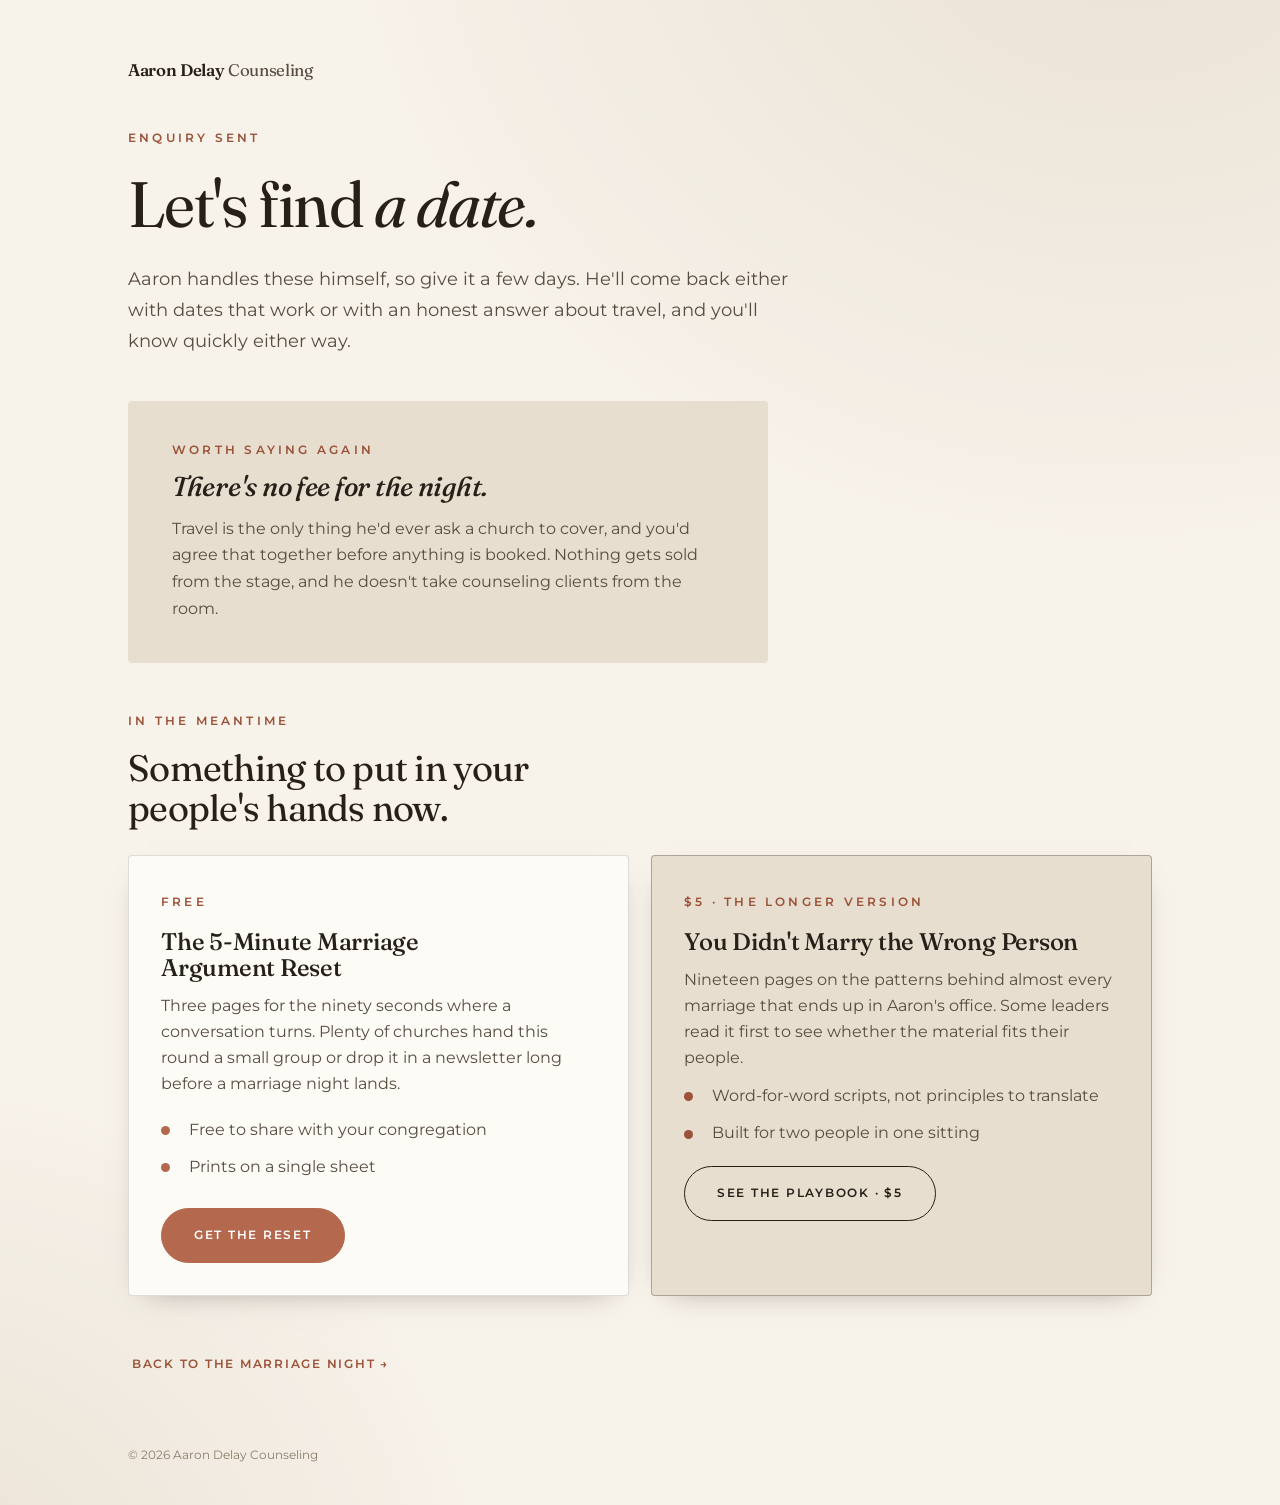
<file: speaking-thanks/index.html>
<!DOCTYPE html>
<html lang="en">
<head>
<meta charset="UTF-8">
<meta name="viewport" content="width=device-width, initial-scale=1.0">
<title>Enquiry sent · Aaron Delay, LPC-MHSP</title>
<meta name="robots" content="noindex, nofollow">
<link rel="preconnect" href="https://fonts.googleapis.com">
<link rel="preconnect" href="https://fonts.gstatic.com" crossorigin>
<link href="https://fonts.googleapis.com/css2?family=Fraunces:ital,opsz,wght@0,9..144,400;0,9..144,500;0,9..144,600;1,9..144,400;1,9..144,500&family=Montserrat:wght@300;400;500;600;700&display=swap" rel="stylesheet">
<link rel="stylesheet" href="/assets/css/brand.css">
</head>
<body>

<main class="bare">
  <div class="wrap bare-in">
    <div class="brandline">Aaron&nbsp;Delay <span class="wm-word">Counseling</span></div>

    <span class="eyebrow">Enquiry sent</span>
    <h1 style="margin-top:20px;font-size:clamp(2.2rem,6vw,4rem);line-height:1.02;font-weight:400;letter-spacing:-.025em;max-width:16ch">
      Let's find <em>a date.</em>
    </h1>

    <p class="lede mt-m">
      Aaron handles these himself, so give it a few days. He'll come back either with dates that
      work or with an honest answer about travel, and you'll know quickly either way.
    </p>

    <div class="panel mt-l" style="max-width:640px">
      <span class="eyebrow">Worth saying again</span>
      <h3>There's no fee for the night.</h3>
      <p>
        Travel is the only thing he'd ever ask a church to cover, and you'd agree that together
        before anything is booked. Nothing gets sold from the stage, and he doesn't take counseling
        clients from the room.
      </p>
    </div>

    <!-- Something for the team to use while they wait on a date. -->
    <div class="mt-l">
      <span class="eyebrow">In the meantime</span>
      <h2 style="font-family:var(--serif);font-weight:400;font-size:clamp(1.6rem,4vw,2.3rem);line-height:1.1;letter-spacing:-.02em;margin:14px 0 26px;max-width:24ch">
        Something to put in your people's hands now.
      </h2>

      <div class="grid g2">
        <div class="card">
          <span class="eyebrow">Free</span>
          <h3 style="font-size:1.5rem;margin:14px 0 12px">The 5-Minute Marriage Argument Reset</h3>
          <p style="color:var(--ink-2);font-size:.97rem">
            Three pages for the ninety seconds where a conversation turns. Plenty of churches hand
            this round a small group or drop it in a newsletter long before a marriage night lands.
          </p>
          <ul class="ticks">
            <li>Free to share with your congregation</li>
            <li>Prints on a single sheet</li>
          </ul>
          <a class="btn btn-primary" href="/reset/">Get the reset</a>
        </div>

        <div class="card card-paid">
          <span class="eyebrow">$5 &middot; The longer version</span>
          <h3 style="font-size:1.5rem;margin:14px 0 12px">You Didn't Marry the Wrong Person</h3>
          <p style="color:var(--ink-2);font-size:.97rem">
            Nineteen pages on the patterns behind almost every marriage that ends up in Aaron's
            office. Some leaders read it first to see whether the material fits their people.
          </p>
          <ul class="ticks">
            <li>Word-for-word scripts, not principles to translate</li>
            <li>Built for two people in one sitting</li>
          </ul>
          <a class="btn btn-ghost" data-gumroad href="#" rel="noopener">See the playbook &middot; $5</a>
        </div>
      </div>
    </div>

    <div class="btns mt-l">
      <a class="btn btn-text" href="/speaking/">Back to the marriage night</a>
    </div>

    <p style="margin-top:56px;font-size:.75rem;color:var(--ink-3)">
      © <span data-year></span> Aaron Delay Counseling
    </p>
  </div>
</main>

<script src="/assets/js/site.js"></script>
<!-- Cloudflare Web Analytics. Cookieless, so no consent banner is
     required. Replace the token below with the one from the
     Cloudflare dashboard; it is a public site token, not a secret. -->
<script defer src="https://static.cloudflareinsights.com/beacon.min.js" data-cf-beacon='{"token": "fef72296ea8543278f6c3ee7e607079f"}'></script>
</body>
</html>
</file>
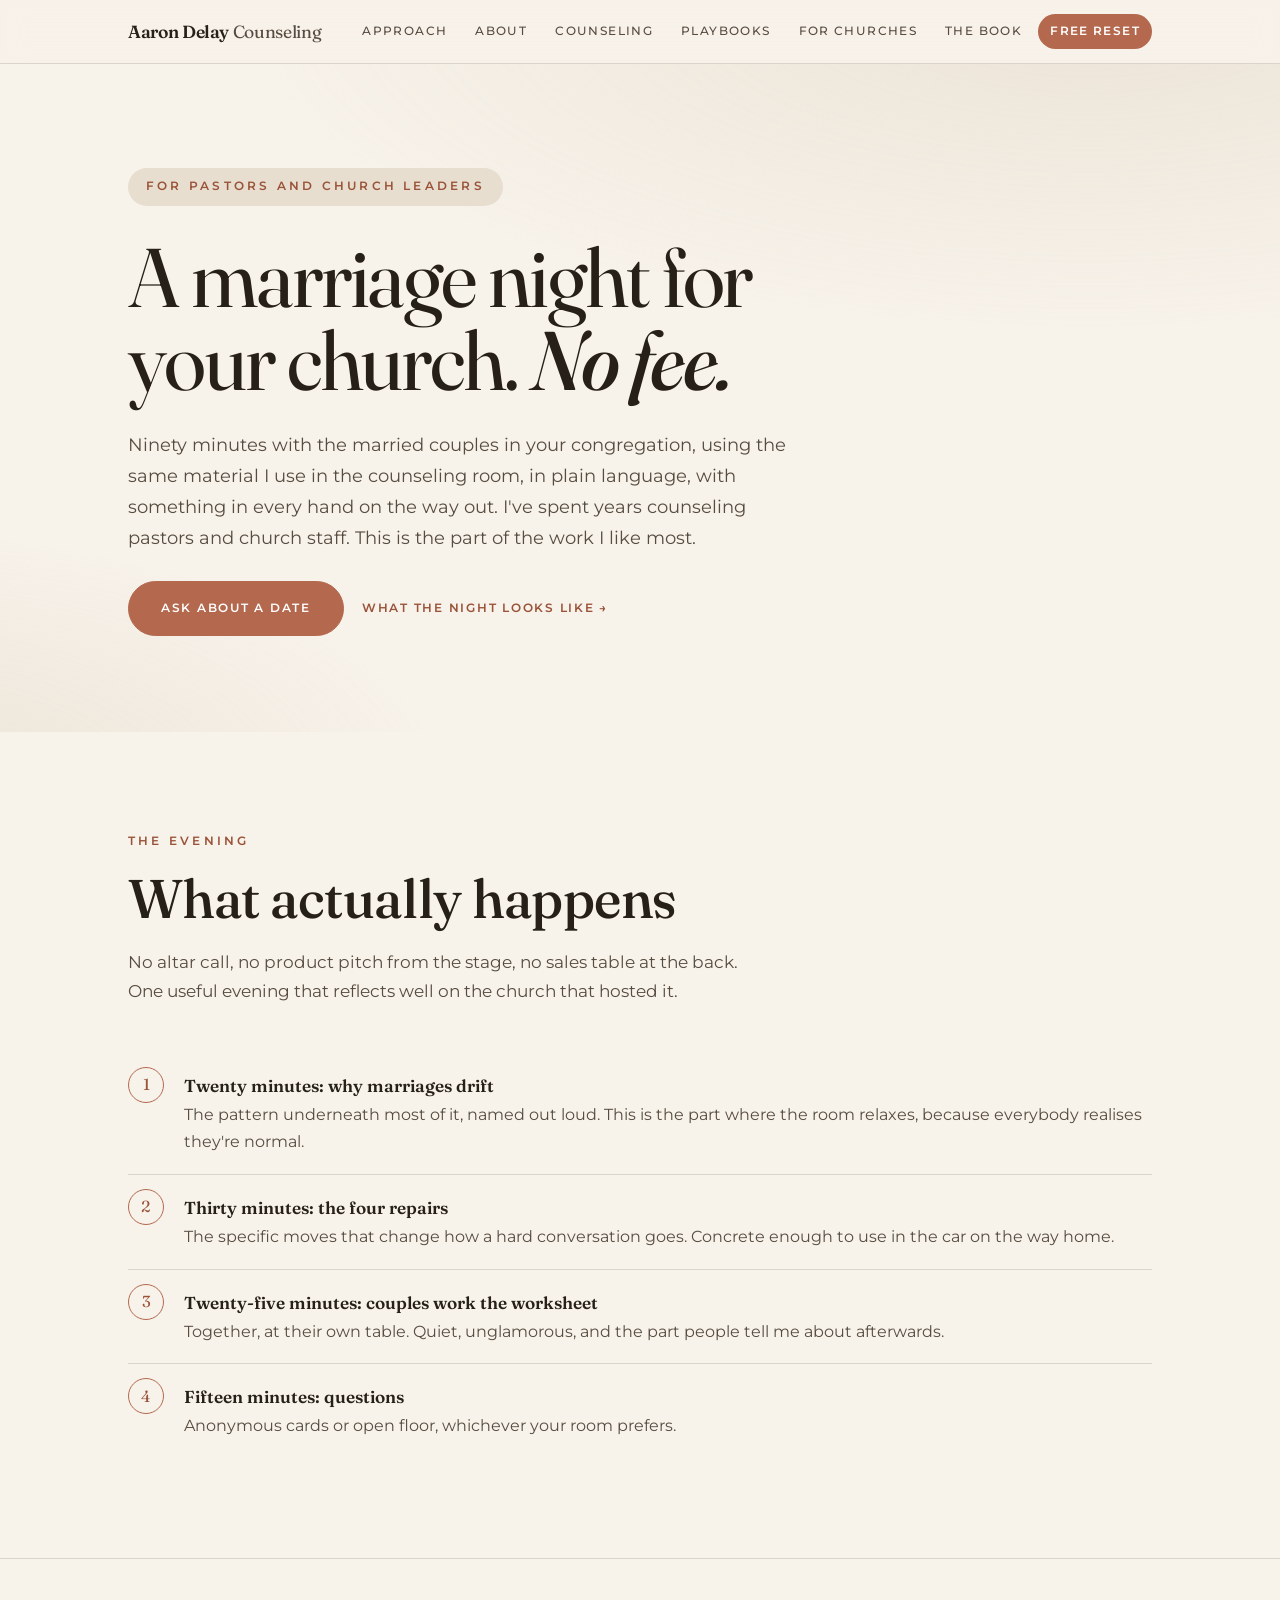
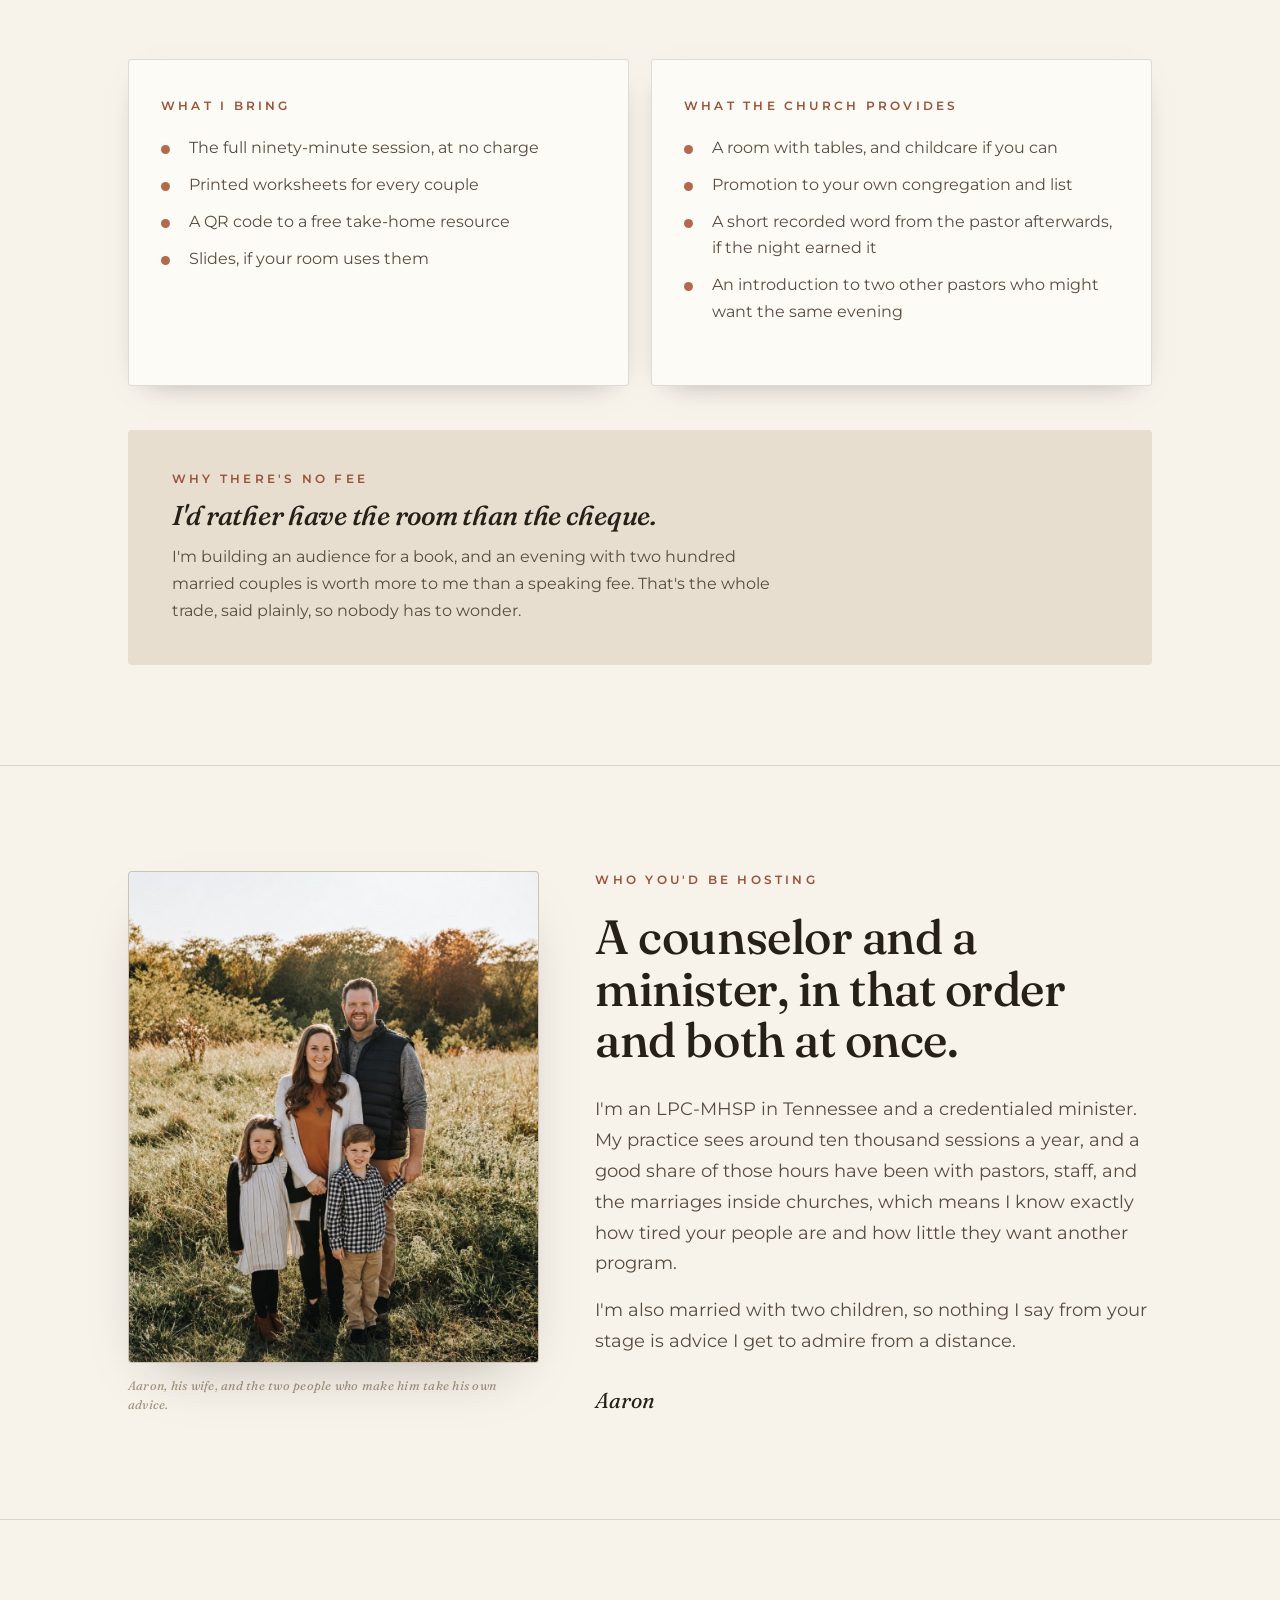
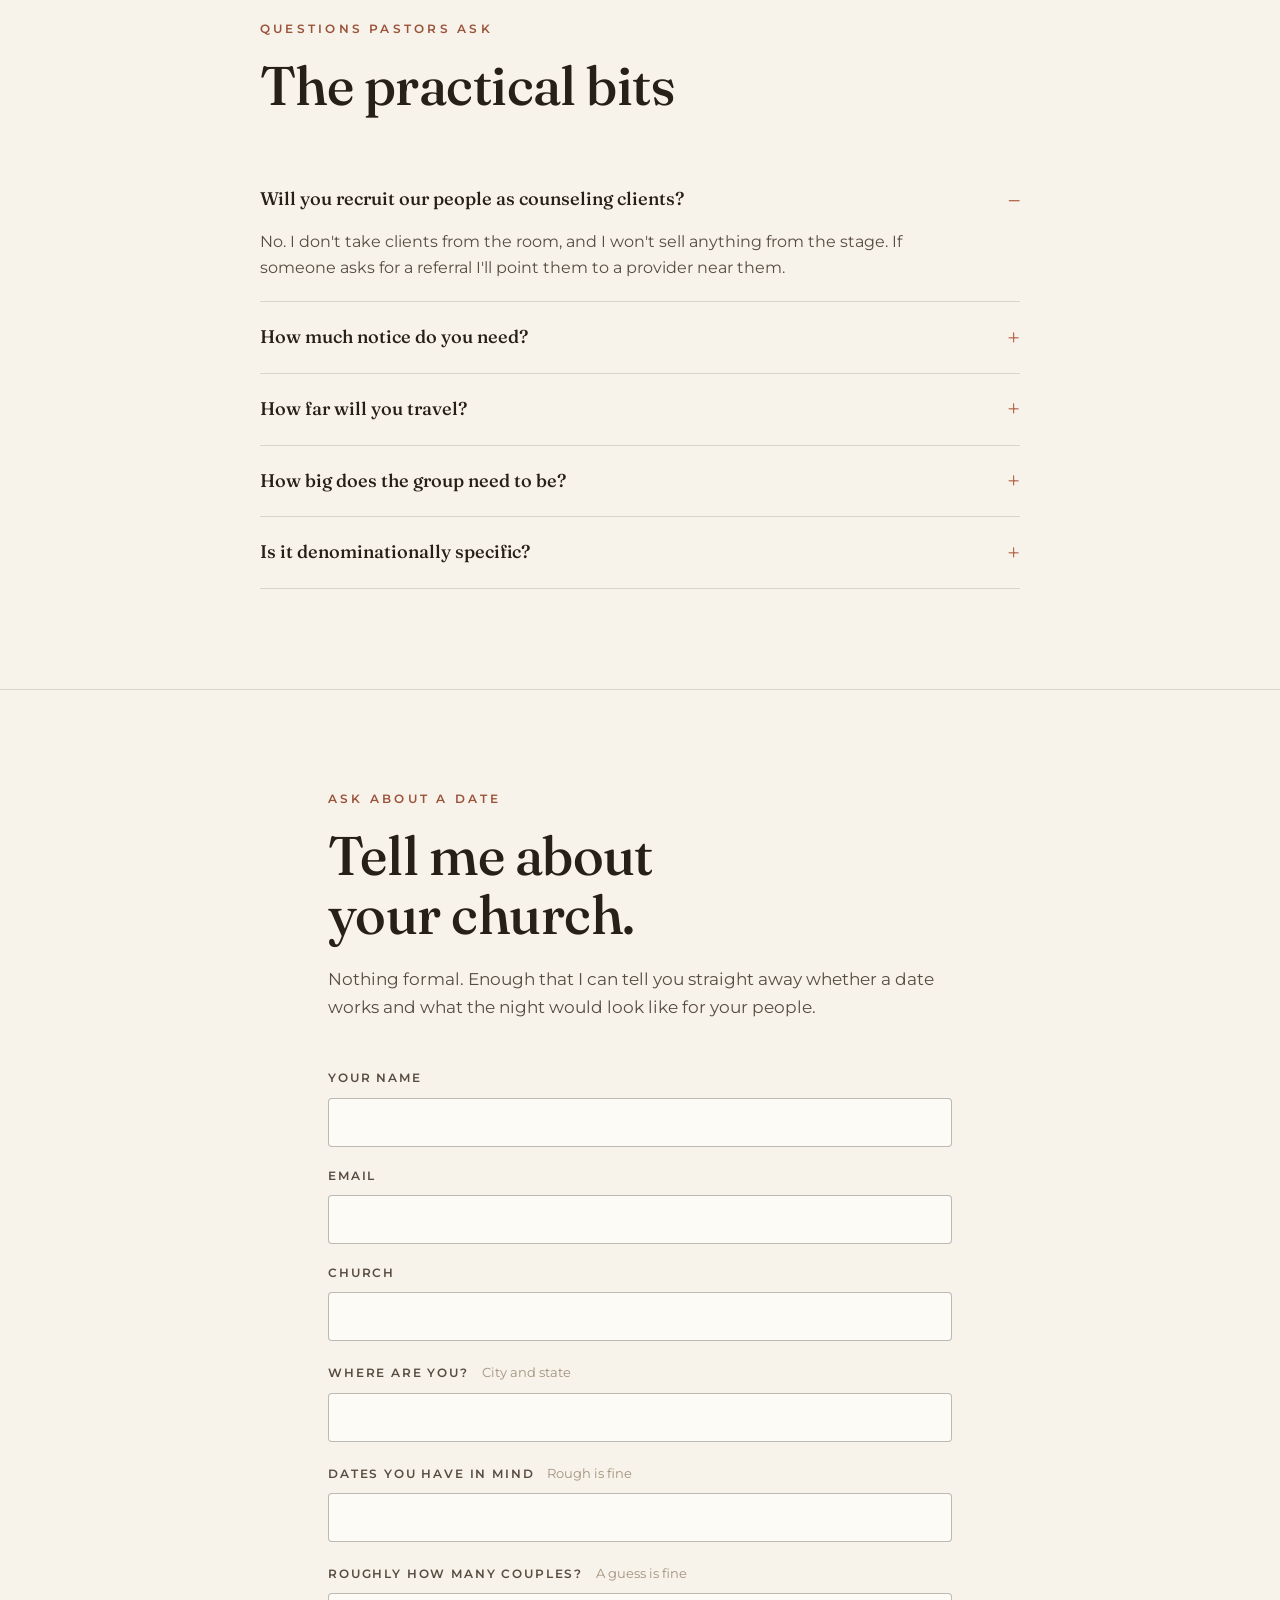
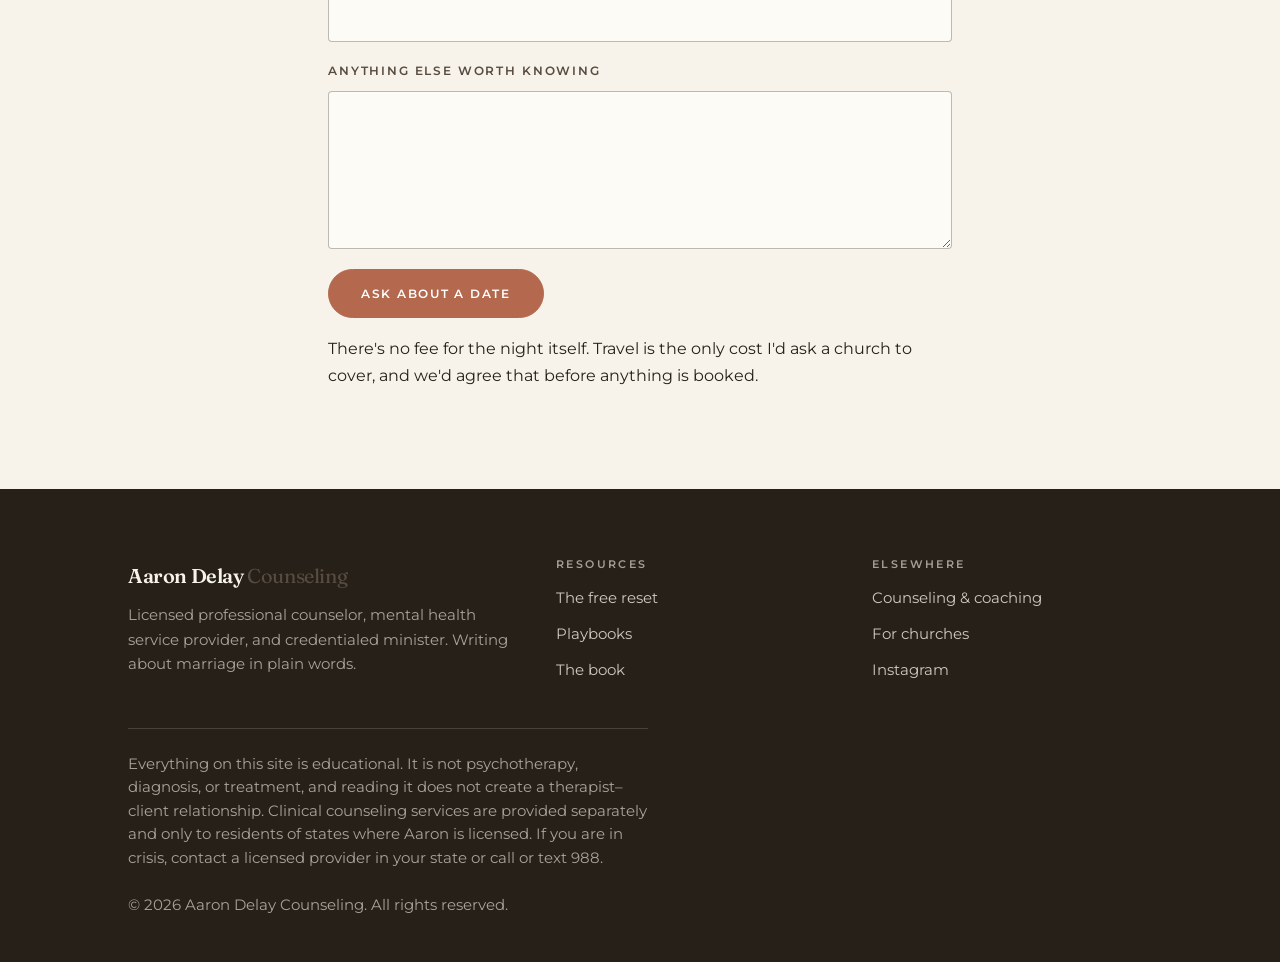
<file: speaking/index.html>
<!DOCTYPE html>
<html lang="en">
<head>
<meta charset="UTF-8">
<meta name="viewport" content="width=device-width, initial-scale=1.0">
<title>A marriage night for your church · Aaron Delay, LPC-MHSP</title>
<meta name="description" content="Ninety minutes on marriage for your congregation, at no cost. What the night looks like, what the church provides, and how to book it.">
<meta property="og:title" content="A marriage night for your church">
<meta property="og:description" content="Ninety minutes, no fee, built from twenty years in the counseling room.">
<meta property="og:type" content="website">
<meta property="og:url" content="https://aarondelaycounseling.com/speaking/">
<meta property="og:site_name" content="Aaron Delay Counseling">
<meta property="og:locale" content="en_US">
<meta property="og:image" content="https://aarondelaycounseling.com/assets/img/og/speaking.jpg?v=1">
<meta property="og:image:width" content="1200">
<meta property="og:image:height" content="630">
<meta property="og:image:alt" content="Aaron Delay, marriage nights for churches">
<meta name="twitter:card" content="summary_large_image">
<meta name="twitter:title" content="A marriage night for your church">
<meta name="twitter:description" content="Ninety minutes, no fee, built from twenty years in the counseling room.">
<meta name="twitter:image" content="https://aarondelaycounseling.com/assets/img/og/speaking.jpg?v=1">
<link rel="canonical" href="https://aarondelaycounseling.com/speaking/">
<link rel="preconnect" href="https://fonts.googleapis.com">
<link rel="preconnect" href="https://fonts.gstatic.com" crossorigin>
<link href="https://fonts.googleapis.com/css2?family=Fraunces:ital,opsz,wght@0,9..144,400;0,9..144,500;0,9..144,600;1,9..144,400;1,9..144,500&family=Montserrat:wght@300;400;500;600;700&display=swap" rel="stylesheet">
<link rel="stylesheet" href="/assets/css/brand.css">
</head>
<body>

<nav class="nav">
  <div class="nav-in">
    <a class="nav-brand" href="/">Aaron&nbsp;Delay <span class="wm-word">Counseling</span></a>
    <div class="nav-links">
      <a href="/#approach">Approach</a>
      <a href="/#about">About</a>
      <a href="/counseling/">Counseling</a>
      <a href="/playbooks/">Playbooks</a>
      <a href="/speaking/">For churches</a>
      <a href="/book/">The book</a>
      <a class="cta" href="/reset/">Free reset</a>
    </div>
  </div>
</nav>

<header class="hero">
  <div class="wrap hero-in">
    <span class="kicker eyebrow">For pastors and church leaders</span>
    <h1>A marriage night for your church. <em>No fee.</em></h1>
    <p class="lede mt-m">
      Ninety minutes with the married couples in your congregation, using the same material I use in the
      counseling room, in plain language, with something in every hand on the way out. I've spent
      years counseling pastors and church staff. This is the part of the work I like most.
    </p>
    <div class="btns mt-m">
      <a class="btn btn-primary" href="#enquire">Ask about a date</a>
      <a class="btn btn-text" href="#what">What the night looks like</a>
    </div>
  </div>
</header>

<section class="section" id="what">
  <div class="wrap">
    <div class="sec-head">
      <span class="eyebrow">The evening</span>
      <h2>What actually happens</h2>
      <p>
        No altar call, no product pitch from the stage, no sales table at the back. One useful
        evening that reflects well on the church that hosted it.
      </p>
    </div>

    <ol class="steps">
      <li><b>Twenty minutes: why marriages drift</b>
        The pattern underneath most of it, named out loud. This is the part where the room relaxes,
        because everybody realises they're normal.</li>
      <li><b>Thirty minutes: the four repairs</b>
        The specific moves that change how a hard conversation goes. Concrete enough to use in the
        car on the way home.</li>
      <li><b>Twenty-five minutes: couples work the worksheet</b>
        Together, at their own table. Quiet, unglamorous, and the part people tell me about
        afterwards.</li>
      <li><b>Fifteen minutes: questions</b>
        Anonymous cards or open floor, whichever your room prefers.</li>
    </ol>
  </div>
</section>

<section class="section">
  <div class="wrap">
    <div class="grid g2">
      <div class="card">
        <span class="eyebrow">What I bring</span>
        <ul class="ticks mt-s">
          <li>The full ninety-minute session, at no charge</li>
          <li>Printed worksheets for every couple</li>
          <li>A QR code to a free take-home resource</li>
          <li>Slides, if your room uses them</li>
        </ul>
      </div>
      <div class="card">
        <span class="eyebrow">What the church provides</span>
        <ul class="ticks mt-s">
          <li>A room with tables, and childcare if you can</li>
          <li>Promotion to your own congregation and list</li>
          <li>A short recorded word from the pastor afterwards, if the night earned it</li>
          <li>An introduction to two other pastors who might want the same evening</li>
        </ul>
      </div>
    </div>

    <div class="panel mt-l">
      <span class="eyebrow">Why there's no fee</span>
      <h3>I'd rather have the room than the cheque.</h3>
      <p>
        I'm building an audience for a book, and an evening with two hundred married couples is worth
        more to me than a speaking fee. That's the whole trade, said plainly, so nobody has to wonder.
      </p>
    </div>
  </div>
</section>

<section class="section">
  <div class="wrap">
    <div class="about">
      <div>
        <figure class="portrait">
          <img src="/assets/img/aaron-family.jpg"
               alt="Aaron Delay with his wife and two children in a field at golden hour"
               width="1000" height="1197" loading="lazy" decoding="async">
        </figure>
        <p class="portrait-caption">Aaron, his wife, and the two people who make him take his own advice.</p>
      </div>
      <div>
        <span class="eyebrow">Who you'd be hosting</span>
        <h2 style="font-size:clamp(2rem,5vw,3rem);margin-top:18px">A counselor and a minister, in that order and both at once.</h2>
        <p class="lede mt-m">
          I'm an LPC-MHSP in Tennessee and a credentialed minister. My practice sees around ten
          thousand sessions a year, and a good share of those hours have been with pastors, staff, and
          the marriages inside churches, which means I know exactly how tired your people are and how
          little they want another program.
        </p>
        <p class="lede mt-s">
          I'm also married with two children, so nothing I say from your stage is advice I get to
          admire from a distance.
        </p>
        <p class="signoff">Aaron</p>
      </div>
    </div>
  </div>
</section>

<section class="section">
  <div class="wrap wrap-narrow" style="padding-left:0;padding-right:0;max-width:760px">
    <div class="sec-head">
      <span class="eyebrow">Questions pastors ask</span>
      <h2>The practical bits</h2>
    </div>
    <div class="faq">
      <details open>
        <summary>Will you recruit our people as counseling clients?</summary>
        <p>
          No. I don't take clients from the room, and I won't sell anything from the stage. If someone
          asks for a referral I'll point them to a provider near them.
        </p>
      </details>
      <details>
        <summary>How much notice do you need?</summary>
        <p>
          Six to eight weeks is comfortable, mostly so your team has time to promote it properly. A
          poorly promoted night is the only way this goes wrong.
        </p>
      </details>
      <details>
        <summary>How far will you travel?</summary>
        <p>
          Anywhere within a few hours of Memphis without discussion. Further afield, let's talk. Travel costs are the only thing I'd ever ask a church to cover.
        </p>
      </details>
      <details>
        <summary>How big does the group need to be?</summary>
        <p>
          It works from about twenty couples up. Smaller than that and it's better as a conversation
          than a talk, which I'm also happy to do.
        </p>
      </details>
      <details>
        <summary>Is it denominationally specific?</summary>
        <p>
          No. I'm a credentialed minister and the values are visible, but the content is clinical work
          in plain language and travels comfortably across traditions.
        </p>
      </details>
    </div>

  </div>
</section>

<section class="section" id="enquire">
  <div class="wrap-narrow">
    <div class="sec-head">
      <span class="eyebrow">Ask about a date</span>
      <h2>Tell me about your church.</h2>
      <p>
        Nothing formal. Enough that I can tell you straight away whether a date works and what the
        night would look like for your people.
      </p>
    </div>

    <form class="enquiry" data-enquiry data-enquiry-kind="Speaking" novalidate>
      <div class="field">
        <label for="sp-name">Your name</label>
        <input id="sp-name" name="name" type="text" autocomplete="name" required>
      </div>

      <div class="field">
        <label for="sp-email">Email</label>
        <input id="sp-email" name="email" type="email" autocomplete="email" required>
      </div>

      <div class="field">
        <label for="sp-church">Church</label>
        <input id="sp-church" name="church" type="text" autocomplete="organization" required>
      </div>

      <div class="field">
        <label for="sp-where">Where are you? <span class="opt">City and state</span></label>
        <input id="sp-where" name="location" type="text" autocomplete="address-level2" required>
      </div>

      <div class="field">
        <label for="sp-when">Dates you have in mind <span class="opt">Rough is fine</span></label>
        <input id="sp-when" name="dates" type="text" required>
      </div>

      <div class="field">
        <label for="sp-size">Roughly how many couples? <span class="opt">A guess is fine</span></label>
        <input id="sp-size" name="size" type="text">
      </div>

      <div class="field">
        <label for="sp-more">Anything else worth knowing</label>
        <textarea id="sp-more" name="message" rows="5"></textarea>
      </div>

      <button class="btn btn-primary" type="submit">Ask about a date</button>

      <p class="fineprint">
        There's no fee for the night itself. Travel is the only cost I'd ask a church to cover, and
        we'd agree that before anything is booked.
      </p>
      <div class="form-note" role="status"></div>
    </form>
  </div>
</section>

<footer class="foot">
  <div class="wrap">
    <div class="foot-grid">
      <div>
        <div class="fmark">Aaron&nbsp;Delay <span class="wm-word">Counseling</span></div>
        <p>Licensed professional counselor, mental health service provider, and credentialed minister. Writing about marriage in plain words.</p>
      </div>
      <div>
        <h4>Resources</h4>
        <ul>
          <li><a href="/reset/">The free reset</a></li>
          <li><a href="/playbooks/">Playbooks</a></li>
          <li><a href="/book/">The book</a></li>
        </ul>
      </div>
      <div>
        <h4>Elsewhere</h4>
        <ul>
          <li><a href="/counseling/">Counseling &amp; coaching</a></li>
          <li><a href="/speaking/">For churches</a></li>
          <li><a data-instagram href="#" rel="noopener">Instagram</a></li>
        </ul>
      </div>
    </div>
    <p class="foot-legal">
      Everything on this site is educational. It is not psychotherapy, diagnosis, or treatment, and reading it
      does not create a therapist–client relationship. Clinical counseling services are provided separately and
      only to residents of states where Aaron is licensed. If you are in crisis, contact a licensed provider in
      your state or call or text 988.<br><br>
      © <span data-year></span> Aaron Delay Counseling. All rights reserved.
    </p>
  </div>
</footer>

<script src="/assets/js/site.js"></script>
<!-- Cloudflare Web Analytics. Cookieless, so no consent banner is
     required. Replace the token below with the one from the
     Cloudflare dashboard; it is a public site token, not a secret. -->
<script defer src="https://static.cloudflareinsights.com/beacon.min.js" data-cf-beacon='{"token": "fef72296ea8543278f6c3ee7e607079f"}'></script>
</body>
</html>
</file>
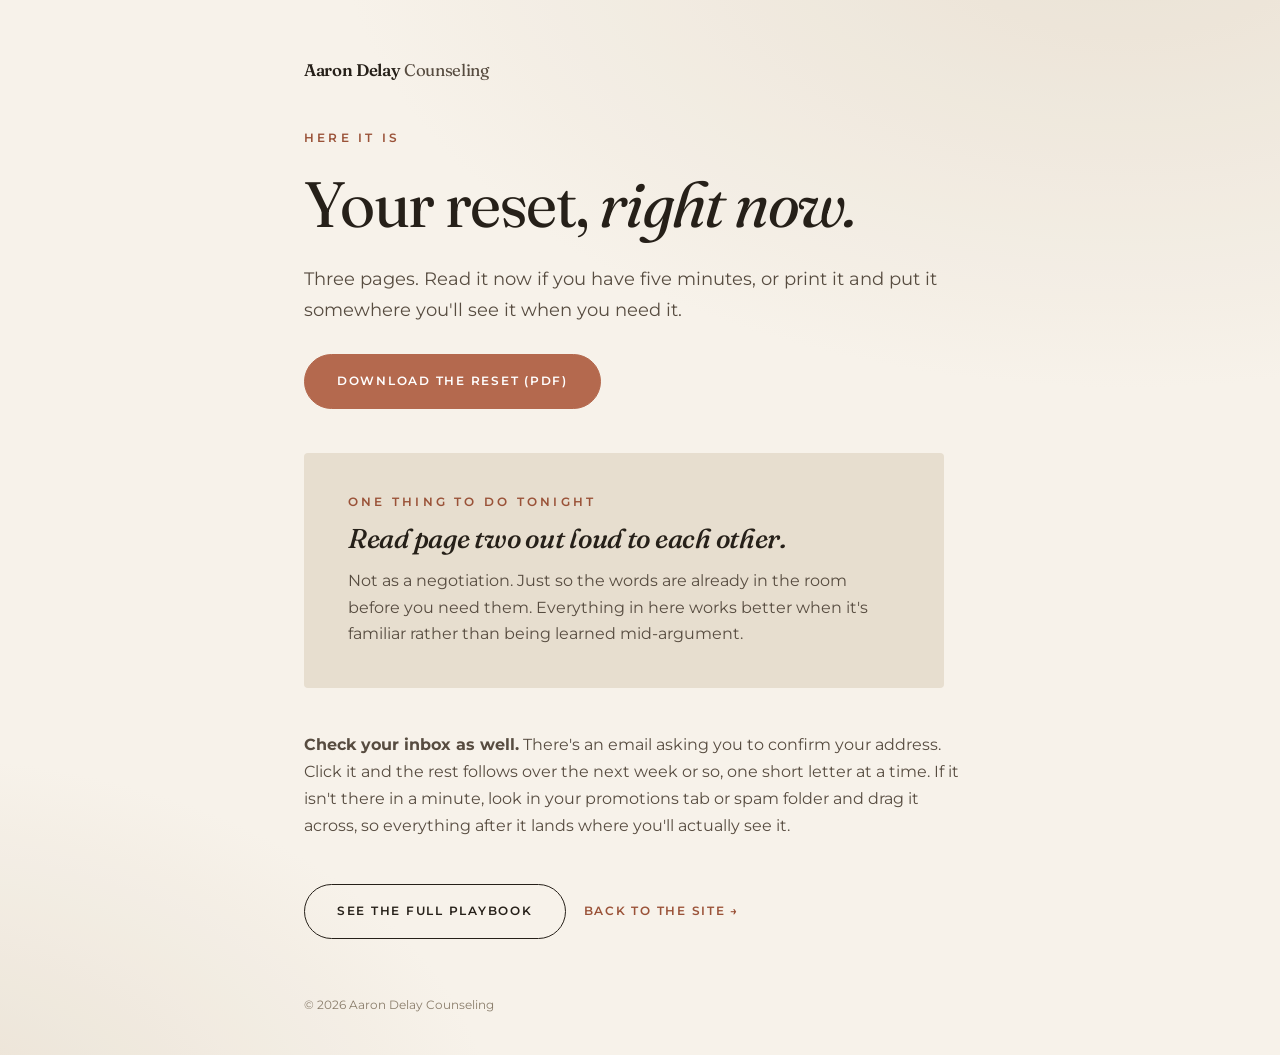
<file: thanks/index.html>
<!DOCTYPE html>
<html lang="en">
<head>
<meta charset="UTF-8">
<meta name="viewport" content="width=device-width, initial-scale=1.0">
<title>Here's your reset · Aaron Delay, LPC-MHSP</title>
<meta name="robots" content="noindex, nofollow">
<link rel="preconnect" href="https://fonts.googleapis.com">
<link rel="preconnect" href="https://fonts.gstatic.com" crossorigin>
<link href="https://fonts.googleapis.com/css2?family=Fraunces:ital,opsz,wght@0,9..144,400;0,9..144,500;0,9..144,600;1,9..144,400;1,9..144,500&family=Montserrat:wght@300;400;500;600;700&display=swap" rel="stylesheet">
<link rel="stylesheet" href="/assets/css/brand.css">
</head>
<body>

<main class="bare">
  <div class="wrap bare-in">
    <div class="brandline">Aaron&nbsp;Delay <span class="wm-word">Counseling</span></div>

    <span class="eyebrow">Here it is</span>
    <h1 style="margin-top:20px;font-size:clamp(2.2rem,6vw,4rem);line-height:1.02;font-weight:400;letter-spacing:-.025em;max-width:14ch">
      Your reset, <em>right now.</em>
    </h1>

    <p class="lede mt-m">
      Three pages. Read it now if you have five minutes, or print it and put it somewhere you'll
      see it when you need it.
    </p>

    <!-- The promise was a PDF, so deliver the PDF here rather than making it
         conditional on a confirmation click. -->
    <div class="btns mt-m">
      <a class="btn btn-primary"
         href="/downloads/The-5-Minute-Marriage-Argument-Reset.pdf"
         download>Download the reset (PDF)</a>
    </div>

    <div class="panel mt-l" style="max-width:640px">
      <span class="eyebrow">One thing to do tonight</span>
      <h3>Read page two out loud to each other.</h3>
      <p>
        Not as a negotiation. Just so the words are already in the room before you need them.
        Everything in here works better when it's familiar rather than being learned mid-argument.
      </p>
    </div>

    <p class="mt-l" style="color:var(--ink-2);max-width:60ch">
      <strong>Check your inbox as well.</strong> There's an email asking you to confirm your
      address. Click it and the rest follows over the next week or so, one short letter at a time.
      If it isn't there in a minute, look in your promotions tab or spam folder and drag it across,
      so everything after it lands where you'll actually see it.
    </p>

    <div class="btns mt-l">
      <a class="btn btn-ghost" href="/playbooks/">See the full playbook</a>
      <a class="btn btn-text" href="/">Back to the site</a>
    </div>

    <p style="margin-top:56px;font-size:.75rem;color:var(--ink-3)">
      © <span data-year></span> Aaron Delay Counseling
    </p>
  </div>
</main>

<script src="/assets/js/site.js"></script>
<!-- Cloudflare Web Analytics. Cookieless, so no consent banner is
     required. Replace the token below with the one from the
     Cloudflare dashboard; it is a public site token, not a secret. -->
<script defer src="https://static.cloudflareinsights.com/beacon.min.js" data-cf-beacon='{"token": "fef72296ea8543278f6c3ee7e607079f"}'></script>
</body>
</html>
</file>
<file: assets/css/brand.css>
/* ============================================================
   Aaron Delay Counseling — site styles
   Built on the Brand Field Guide v1.0 tokens.
   Display: Fraunces  ·  Text: Montserrat  ·  Accent: Clay
   ============================================================ */

/* ---------- TOKENS (light is the complete palette) ---------- */
:root{
  --ink:#262019;
  --ink-2:#574c40;
  --ink-3:#8a7d6b;
  --bg:#F7F2EA;
  --surface:#FDFBF6;
  --sand:#E7DECF;
  --sand-2:#DBCFB4;
  --clay:#B4694E;
  --clay-deep:#9A5238;
  --stone:#A2937E;
  --line:rgba(38,32,25,.14);
  --line-2:rgba(38,32,25,.30);
  --shadow:0 24px 60px -32px rgba(38,32,25,.40);
  --shadow-sm:0 10px 30px -20px rgba(38,32,25,.55);

  --serif:"Fraunces",Georgia,"Times New Roman",serif;
  --sans:"Montserrat",-apple-system,BlinkMacSystemFont,"Segoe UI",sans-serif;
  --maxw:1080px;
  --narrow:680px;
}

/* ---------- RESET / BASE ---------- */
*{box-sizing:border-box;margin:0;padding:0}
html{scroll-behavior:smooth;scroll-padding-top:88px;-webkit-font-smoothing:antialiased}
body{
  font-family:var(--sans);
  color:var(--ink);
  background:var(--bg);
  line-height:1.68;
  font-weight:400;
  font-size:16px;
}
@media (prefers-reduced-motion:reduce){
  *{animation:none!important;transition:none!important}
  html{scroll-behavior:auto}
}
img{max-width:100%;display:block}
a{color:inherit}
h1,h2,h3,h4{font-family:var(--serif);font-weight:500;line-height:1.08;letter-spacing:-.01em;text-wrap:balance;color:var(--ink)}

/* ---------- TYPE HELPERS ---------- */
.eyebrow{
  font-family:var(--sans);font-weight:600;font-size:.72rem;
  letter-spacing:.28em;text-transform:uppercase;color:var(--clay-deep);
}
.serif{font-family:var(--serif)}
em{font-style:italic}
.wrap{max-width:var(--maxw);margin:0 auto;padding:0 28px}
.wrap-narrow{max-width:var(--narrow);margin:0 auto;padding:0 28px}
.section{padding:100px 0;border-top:1px solid var(--line)}
.section:first-of-type{border-top:0}
.sec-head{max-width:640px;margin-bottom:48px}
.sec-head .eyebrow{display:block;margin-bottom:18px}
.sec-head h2{font-size:clamp(2.1rem,5.2vw,3.4rem)}
.sec-head p{margin-top:20px;color:var(--ink-2);font-size:1.05rem;max-width:56ch}
.lede{color:var(--ink-2);font-size:1.12rem;line-height:1.72;max-width:56ch}

/* ---------- NAV ---------- */
.nav{
  position:sticky;top:0;z-index:60;
  background:rgba(247,242,234,.86);
  backdrop-filter:blur(14px);
  border-bottom:1px solid var(--line);
}
.nav-in{max-width:var(--maxw);margin:0 auto;padding:14px 28px;display:flex;align-items:center;gap:24px}
.nav-brand{font-family:var(--serif);font-weight:600;font-size:1.1rem;letter-spacing:-.02em;white-space:nowrap;text-decoration:none}
.nav-brand .wm-word{color:var(--ink-2);font-weight:400}
.nav-links{display:flex;gap:4px;margin-left:auto;flex-wrap:wrap;align-items:center}
.nav-links a{
  text-decoration:none;font-size:.72rem;letter-spacing:.12em;text-transform:uppercase;font-weight:500;
  color:var(--ink-2);padding:8px 12px;border-radius:100px;transition:color .2s,background .2s;
}
.nav-links a:hover{color:var(--ink);background:var(--sand)}
.nav-links a.cta{background:var(--clay);color:#fff;font-weight:600}
.nav-links a.cta:hover{background:var(--clay-deep);color:#fff}
@media(max-width:760px){
  .nav-links a:not(.cta){display:none}
  .nav-in{padding:12px 20px}
}

/* ---------- BUTTONS ---------- */
.btn{
  font-family:var(--sans);font-weight:600;font-size:.78rem;letter-spacing:.14em;text-transform:uppercase;
  padding:16px 32px;border-radius:100px;text-decoration:none;cursor:pointer;border:1.5px solid transparent;
  transition:background .2s,color .2s,border-color .2s;display:inline-block;text-align:center;
}
.btn-primary{background:var(--clay);color:#fff;border-color:var(--clay)}
.btn-primary:hover{background:var(--clay-deep);border-color:var(--clay-deep)}
.btn-ghost{background:transparent;color:var(--ink);border-color:var(--ink)}
.btn-ghost:hover{background:var(--ink);color:var(--bg)}
.btn-text{background:transparent;color:var(--clay-deep);border:0;padding:14px 4px;font-weight:600;
  font-size:.78rem;letter-spacing:.14em;text-transform:uppercase;text-decoration:none}
.btn-text::after{content:" →"}
.btns{display:flex;gap:14px;flex-wrap:wrap;align-items:center}

/* ---------- OPT-IN FORM ---------- */
.optin{max-width:520px}
.optin-row{display:flex;gap:10px;flex-wrap:wrap}
.optin input[type=email],.optin input[type=text]{
  flex:1;min-width:220px;border:1px solid var(--line-2);background:var(--surface);
  border-radius:100px;padding:16px 24px;font-family:var(--sans);font-size:1rem;color:var(--ink);outline:none;
  transition:border-color .2s;
}
.optin input::placeholder{color:var(--ink-3)}
.optin input:focus{border-color:var(--clay)}
.optin button{
  border:0;background:var(--clay);color:#fff;border-radius:100px;padding:16px 32px;cursor:pointer;
  font-family:var(--sans);font-weight:600;font-size:.78rem;letter-spacing:.14em;text-transform:uppercase;
  transition:background .2s;
}
.optin button:hover{background:var(--clay-deep)}
.optin .fineprint{margin-top:14px;font-size:.8rem;color:var(--ink-3);line-height:1.55}
.form-note{
  display:none;margin-top:16px;padding:14px 20px;border-radius:6px;
  background:var(--sand);border:1px solid var(--line);font-size:.9rem;color:var(--ink-2);
}
.form-note.show{display:block}

/* ---------- HERO ---------- */
.hero{position:relative;padding:104px 0 96px;overflow:hidden}
.hero::before{
  content:"";position:absolute;inset:0;z-index:0;
  background:
    radial-gradient(120% 90% at 85% -10%,var(--sand) 0%,transparent 55%),
    radial-gradient(90% 80% at -10% 110%,var(--sand) 0%,transparent 50%);
  opacity:.75;
}
.hero-in{position:relative;z-index:1}
.hero .kicker{display:inline-block;padding:9px 18px;background:var(--sand);border-radius:100px;margin-bottom:30px}
.hero h1{font-size:clamp(2.6rem,7.4vw,5.2rem);line-height:1;font-weight:400;letter-spacing:-.025em;max-width:17ch}
.hero h1 em{font-style:italic;font-weight:500}
.hero .lede{margin-top:28px}
.hero .optin{margin-top:36px}
.hero-split{display:grid;grid-template-columns:1.25fr .85fr;gap:56px;align-items:center}
@media(max-width:900px){.hero-split{grid-template-columns:1fr;gap:40px}}

/* ---------- CARDS / GRID ---------- */
.card{background:var(--surface);border:1px solid var(--line);border-radius:4px;padding:32px;box-shadow:var(--shadow-sm)}
.grid{display:grid;gap:22px}
.g2{grid-template-columns:repeat(2,1fr)}
.g3{grid-template-columns:repeat(3,1fr)}
@media(max-width:860px){.g2,.g3{grid-template-columns:1fr}}

/* ---------- CREDENTIAL STRIP ---------- */
.creds{display:flex;gap:36px;flex-wrap:wrap;padding-top:28px;margin-top:44px;border-top:1px solid var(--line)}
.creds div{min-width:130px}
.creds dt{font-size:.66rem;letter-spacing:.22em;text-transform:uppercase;color:var(--stone);font-weight:600;margin-bottom:6px}
.creds dd{font-family:var(--serif);font-size:1.02rem;color:var(--ink);line-height:1.35}

/* ---------- SAND PANEL / PULL QUOTE ---------- */
.panel{background:var(--sand);border-radius:4px;padding:40px 44px}
.panel .eyebrow{display:block;margin-bottom:12px}
.panel h3{font-family:var(--serif);font-style:italic;font-weight:500;font-size:1.7rem;margin-bottom:14px}
.panel p{color:var(--ink-2);max-width:56ch}
.pullquote{font-family:var(--serif);font-weight:400;font-size:clamp(1.6rem,4vw,2.6rem);line-height:1.2;letter-spacing:-.01em;max-width:22ch;/* hang the opening mark so line one aligns with the lines beneath it */text-indent:-.4em}
.pullquote .mk{color:var(--clay)}
.attrib{margin-top:20px;font-size:.72rem;letter-spacing:.2em;text-transform:uppercase;color:var(--stone);font-weight:600}

/* ---------- NUMBERED LIST ---------- */
.steps{list-style:none;counter-reset:step;margin-top:6px}
.steps li{counter-increment:step;padding:18px 0 18px 56px;position:relative;border-bottom:1px solid var(--line);color:var(--ink-2)}
.steps li:last-child{border-bottom:0}
.steps li::before{
  content:counter(step);position:absolute;left:0;top:14px;width:34px;height:34px;border-radius:50%;
  border:1.5px solid var(--clay);color:var(--clay-deep);font-family:var(--serif);display:grid;place-items:center;font-size:1rem;
}
.steps li b{color:var(--ink);font-weight:600;display:block;font-family:var(--serif);font-size:1.08rem;margin-bottom:2px}

/* ---------- PRODUCT ---------- */
.product{display:grid;grid-template-columns:.9fr 1.1fr;gap:44px;align-items:center}
@media(max-width:860px){.product{grid-template-columns:1fr;gap:30px}}
.price{font-family:var(--serif);font-size:2.4rem;color:var(--ink);line-height:1;margin:6px 0 18px}
.price small{font-size:.85rem;font-family:var(--sans);color:var(--ink-3);letter-spacing:.1em;text-transform:uppercase;margin-left:8px}
.ticks{list-style:none;margin:20px 0 28px}
.ticks li{position:relative;padding-left:28px;margin-bottom:11px;color:var(--ink-2);font-size:.97rem}
.ticks li::before{content:"";position:absolute;left:0;top:.62em;width:9px;height:9px;border-radius:50%;background:var(--clay)}

/* ---------- FAQ ---------- */
.faq details{border-bottom:1px solid var(--line);padding:20px 0}
.faq summary{cursor:pointer;font-family:var(--serif);font-size:1.14rem;font-weight:500;list-style:none;display:flex;justify-content:space-between;gap:20px;align-items:center}
.faq summary::-webkit-details-marker{display:none}
.faq summary::after{content:"+";color:var(--clay);font-size:1.5rem;line-height:1;flex-shrink:0}
.faq details[open] summary::after{content:"–"}
.faq p{margin-top:14px;color:var(--ink-2);font-size:.98rem;max-width:64ch}

/* ---------- BARE LANDING (no nav, no exits) ---------- */
.bare{min-height:100vh;display:flex;flex-direction:column;justify-content:center;padding:56px 0 40px;position:relative;overflow:hidden}
.bare::before{
  content:"";position:absolute;inset:0;z-index:0;
  background:
    radial-gradient(110% 80% at 88% -8%,var(--sand) 0%,transparent 56%),
    radial-gradient(90% 70% at -8% 108%,var(--sand) 0%,transparent 52%);
  opacity:.8;
}
.bare-in{position:relative;z-index:1}
.bare .brandline{font-family:var(--serif);font-weight:600;font-size:1.05rem;letter-spacing:-.02em;margin-bottom:40px;color:var(--ink)}
.bare .brandline .wm-word{color:var(--ink-2);font-weight:400}

/* ---------- FOOTER ---------- */
.foot{background:var(--ink);color:var(--bg);padding:70px 0 44px}
.foot a{color:var(--bg)}
.foot .fmark{font-family:var(--serif);font-weight:600;font-size:1.25rem;letter-spacing:-.02em;margin-bottom:10px}
.foot .fmark .wm-word{color:var(--ink-2);font-weight:400}
.foot p{color:rgba(247,242,234,.62);font-size:.92rem;max-width:52ch}
.foot-grid{display:grid;grid-template-columns:1.4fr 1fr 1fr;gap:36px;margin-bottom:44px}
@media(max-width:760px){.foot-grid{grid-template-columns:1fr;gap:28px}}
.foot h4{color:var(--bg);font-family:var(--sans);font-size:.68rem;letter-spacing:.22em;text-transform:uppercase;font-weight:600;margin-bottom:14px;opacity:.6}
.foot ul{list-style:none;display:flex;flex-direction:column;gap:9px}
.foot ul a{text-decoration:none;font-size:.93rem;color:rgba(247,242,234,.8);transition:color .2s}
.foot ul a:hover{color:var(--clay)}
.foot-legal{border-top:1px solid rgba(247,242,234,.16);padding-top:24px;font-size:.78rem;color:rgba(247,242,234,.45);line-height:1.6;max-width:76ch}
.foot-legal a{color:rgba(247,242,234,.7)}

/* ---------- PORTRAIT / ABOUT ---------- */
.portrait{
  position:relative;border-radius:4px;overflow:hidden;border:1px solid var(--line);
  box-shadow:var(--shadow);background:var(--sand);
}
.portrait img{width:100%;height:100%;object-fit:cover;display:block}
.portrait-caption{
  margin-top:14px;font-size:.78rem;color:var(--stone);letter-spacing:.02em;line-height:1.5;font-style:italic;
  font-family:var(--serif);
}
.about{display:grid;grid-template-columns:.85fr 1.15fr;gap:56px;align-items:center}
@media(max-width:860px){.about{grid-template-columns:1fr;gap:36px}}
.signoff{
  font-family:var(--serif);font-style:italic;font-size:1.35rem;color:var(--ink);margin-top:26px;
}

/* ---------- MISC ---------- */
.center{text-align:center}
.mt-s{margin-top:16px}.mt-m{margin-top:28px}.mt-l{margin-top:44px}
.disclaimer{font-size:.82rem;color:var(--ink-3);line-height:1.6;max-width:70ch}

/* ============================================================
   CRO PASS — August 2026
   Bridge line, product merchandising, compacted church block.
   Mobile is the primary target here: roughly half of traffic
   arrives from Instagram on a phone.
   ============================================================ */

/* ---------- BRIDGE ---------- */
/* The "kitchen at ten at night" line, lifted out of the approach
   section so the best sentence on the page sits near the top. */
.bridge{background:var(--sand);border-top:1px solid var(--line);border-bottom:1px solid var(--line)}
.bridge p{
  font-family:var(--serif);font-weight:400;
  font-size:clamp(1.35rem,3.6vw,2.15rem);line-height:1.28;letter-spacing:-.015em;
  color:var(--ink);max-width:26ch;margin:0 auto;text-align:center;
  padding:clamp(38px,7vw,64px) 0;text-wrap:balance;
}
.bridge p em{font-style:italic;color:var(--clay-deep)}

/* ---------- CREDENTIAL STRIP ---------- */
/* The author credit carries the Gary Chapman signal, so it gets
   room to breathe rather than being squeezed into a 130px column. */
.creds .cred-wide{flex:1 1 320px;min-width:260px}
.creds .cred-wide dd em{font-style:italic}
.creds .cred-wide dd strong{font-weight:600}

/* ---------- PAID PRODUCT CARD ---------- */
/* Distinguished from the free card so the ladder reads at a glance,
   without out-shouting the free opt-in, which is still the primary goal. */
.card-paid{background:var(--sand);border-color:var(--line-2)}
.card-paid .ticks li{color:var(--ink-2)}
.card-paid .ticks li::before{background:var(--clay-deep)}
.learn-label{
  margin-top:22px;font-size:.68rem;letter-spacing:.2em;text-transform:uppercase;
  font-weight:600;color:var(--clay-deep);
}
.card-paid .ticks{margin-top:12px;margin-bottom:20px}
.spec{
  font-size:.78rem;line-height:1.6;color:var(--ink-3);
  padding-top:16px;margin-bottom:22px;border-top:1px solid var(--line);
}

/* ---------- COMPACTED CHURCH BLOCK ---------- */
.section-tight{padding-top:0}
.churches-bar{
  display:flex;gap:28px;align-items:center;justify-content:space-between;flex-wrap:wrap;
  background:var(--surface);border:1px solid var(--line);border-radius:4px;
  padding:30px 34px;
}
.churches-bar > div{flex:1 1 420px;min-width:0}
.churches-h{
  font-family:var(--serif);font-weight:500;font-size:clamp(1.3rem,2.6vw,1.75rem);
  line-height:1.2;letter-spacing:-.01em;margin:10px 0 8px;
}
.churches-bar p{color:var(--ink-2);font-size:.94rem;max-width:56ch;margin:0}
.churches-bar .btn{flex-shrink:0}

/* ---------- MOBILE ---------- */
@media(max-width:640px){
  /* The credential strip becomes a stacked list rather than a cramped row. */
  .creds{gap:20px 28px;margin-top:34px;padding-top:22px}
  .creds div{min-width:calc(50% - 14px)}
  .creds .cred-wide{flex:1 1 100%;min-width:100%}

  /* Cards lose the generous desktop padding, which eats the screen. */
  .card{padding:26px 22px}
  .card-paid .ticks li{font-size:.94rem;margin-bottom:9px}

  .churches-bar{padding:26px 22px;gap:20px}
  .churches-bar .btn{width:100%;text-align:center}
}

/* ---------- MOBILE HERO ---------- */
/* 104px of top padding is a desktop luxury. On a phone it pushes the
   headline and the opt-in below the fold, which is the one thing this
   page exists to avoid. */
@media(max-width:640px){
  .hero{padding:40px 0 56px}
  .hero .lede{margin-top:20px;font-size:1.02rem}
  .hero .optin{margin-top:26px}
  .hero-split{gap:32px}
  .kicker{font-size:.6rem;letter-spacing:.18em}
  .bridge p{padding:34px 0}
}

/* ---------- BOOK COVER SHOT ---------- */
/* The mockup carries its own background and shadow, so it wants a clean
   frame rather than a card around it. */
.book-shot,.shot{margin:0}
.book-shot img,.shot img{
  display:block;width:100%;height:auto;border-radius:4px;
  box-shadow:0 30px 70px -40px rgba(38,32,25,.55);
}

.book-split{display:grid;grid-template-columns:.85fr 1.15fr;gap:56px;align-items:center}
.book-h{font-family:var(--serif);font-weight:500;font-size:clamp(2rem,5vw,3.2rem);line-height:1.08;letter-spacing:-.02em;margin-top:18px}
.book-fw{
  margin-top:18px;padding-top:16px;border-top:1px solid var(--line);
  font-size:.97rem;color:var(--ink-2);
}
.book-fw strong{color:var(--ink);font-weight:600}
.book-fw em{font-style:italic}

@media(max-width:860px){
  .book-split{grid-template-columns:1fr;gap:34px}
  /* The cover would otherwise eat a whole phone screen before the copy. */
  .book-shot{max-width:280px;margin:0 auto}
}

/* ---------- WORDMARK ---------- */
/* "Aaron Delay" leads; "Counseling" sits back a weight so the lockup has
   hierarchy rather than reading as one long undifferentiated string. */
.nav-brand,.foot .fmark,.bare .brandline{white-space:nowrap}
@media(max-width:420px){
  /* The full lockup plus the CTA is tight on a small phone. */
  .nav-brand{font-size:.98rem}
  .nav-in{gap:12px}
}

/* ---------- COUNSELING / COACHING PATHS ---------- */
.path-card{display:flex;flex-direction:column}
.path-h{font-family:var(--serif);font-weight:500;font-size:clamp(1.7rem,3.4vw,2.3rem);line-height:1.1;letter-spacing:-.02em;margin:12px 0 14px}
.path-lede{color:var(--ink-2);font-size:1rem;line-height:1.65}
.path-note{
  margin-top:auto;padding-top:18px;border-top:1px solid var(--line);
  font-size:.92rem;line-height:1.6;color:var(--ink-2);margin-bottom:22px;
}
.path-note strong{color:var(--ink);font-weight:600}
.path-card .ticks{margin:20px 0 22px}

/* ---------- ENQUIRY FORM ---------- */
.enquiry{margin-top:34px}
.field{display:flex;flex-direction:column;margin-bottom:20px}
.field label{
  font-size:.72rem;letter-spacing:.16em;text-transform:uppercase;font-weight:600;
  color:var(--ink-2);margin-bottom:9px;
}
.field label .opt{
  text-transform:none;letter-spacing:0;font-weight:400;color:var(--stone);
  font-size:.82rem;margin-left:8px;
}
.field input,.field textarea{
  font-family:var(--sans);font-size:1rem;color:var(--ink);
  background:var(--surface);border:1px solid var(--line-2);border-radius:4px;
  padding:14px 16px;width:100%;
}
.field textarea{resize:vertical;min-height:150px;line-height:1.6}
.field input:focus,.field textarea:focus{
  outline:2px solid var(--clay);outline-offset:1px;border-color:var(--clay);
}
.enquiry .fineprint{margin-top:18px}

@media(max-width:640px){
  .field input,.field textarea{font-size:16px} /* stops iOS zooming on focus */
}

/* ---------- PRODUCT MOCKUP ---------- */
/* On a phone the mockup stacks under the copy, where a full-width image
   would push everything else off the screen for no gain. */
@media(max-width:860px){
  .shot{max-width:330px;margin:0 auto}
}
</file>
